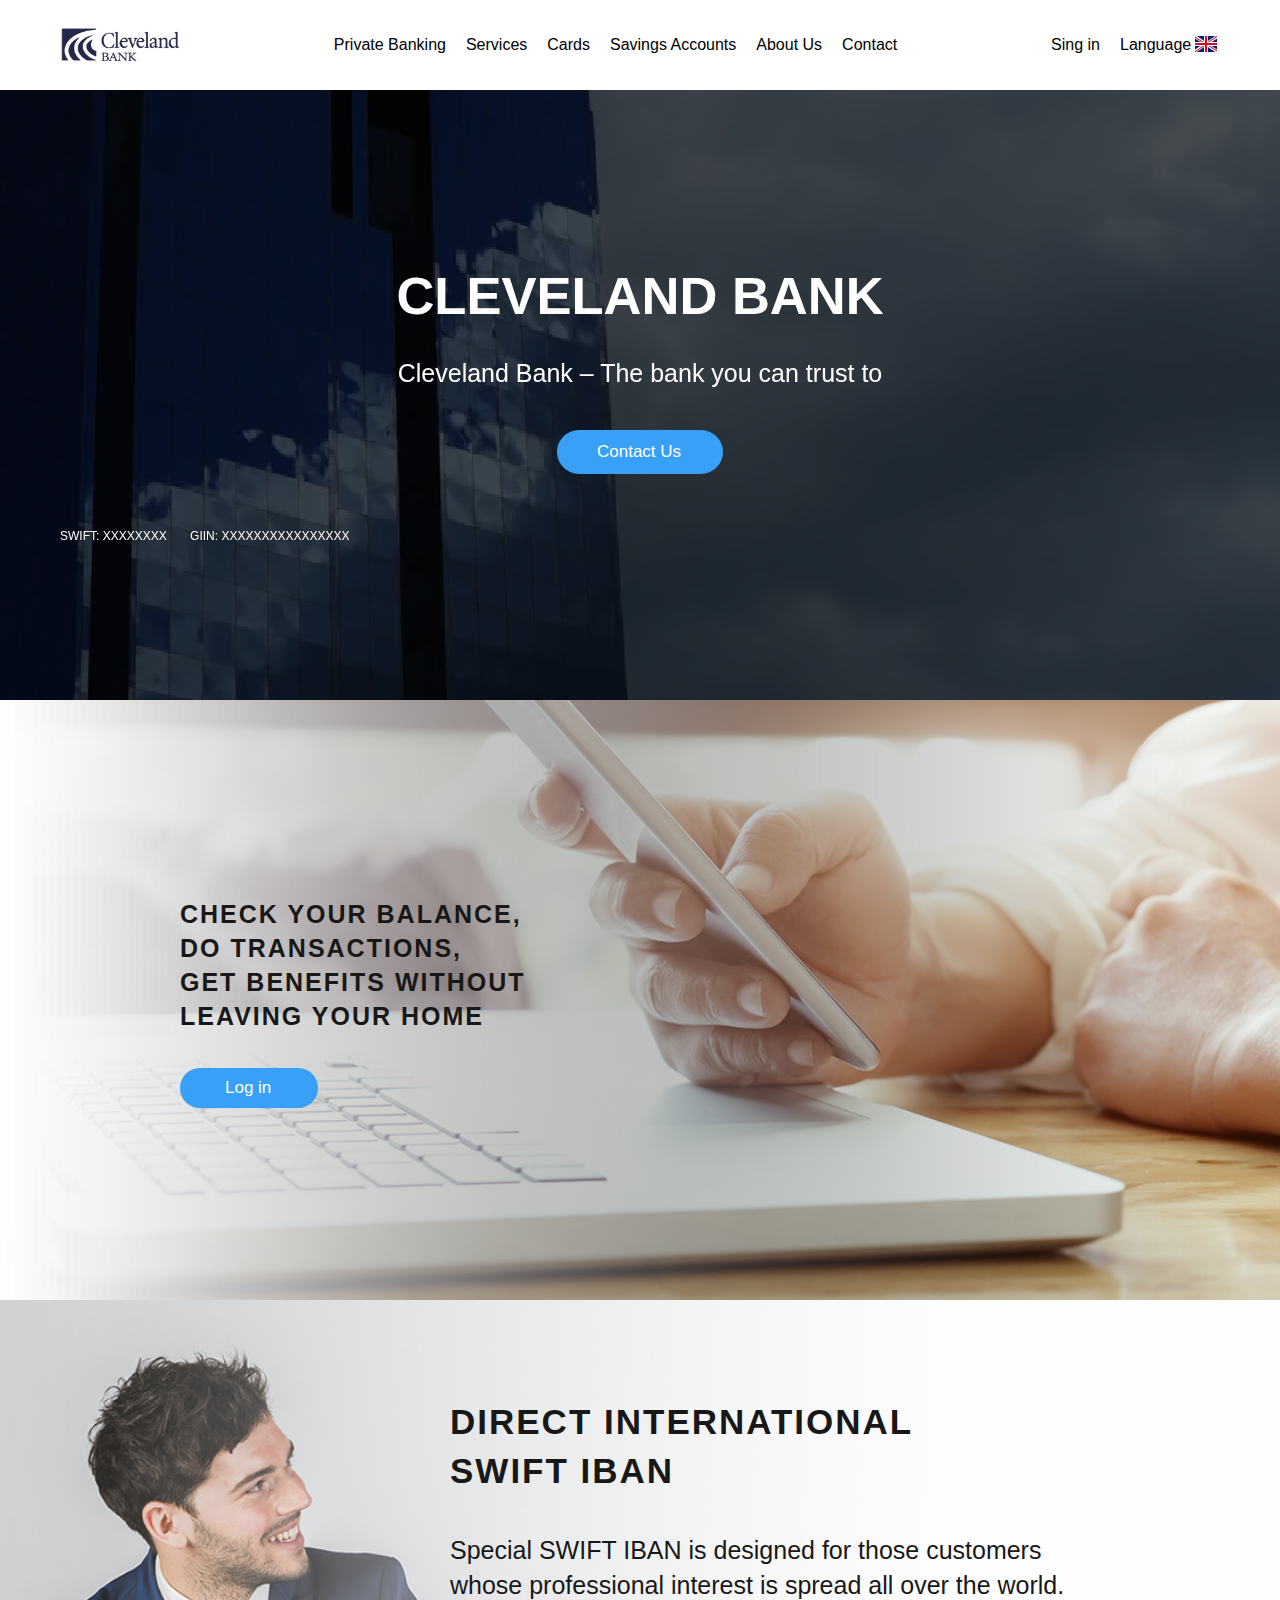
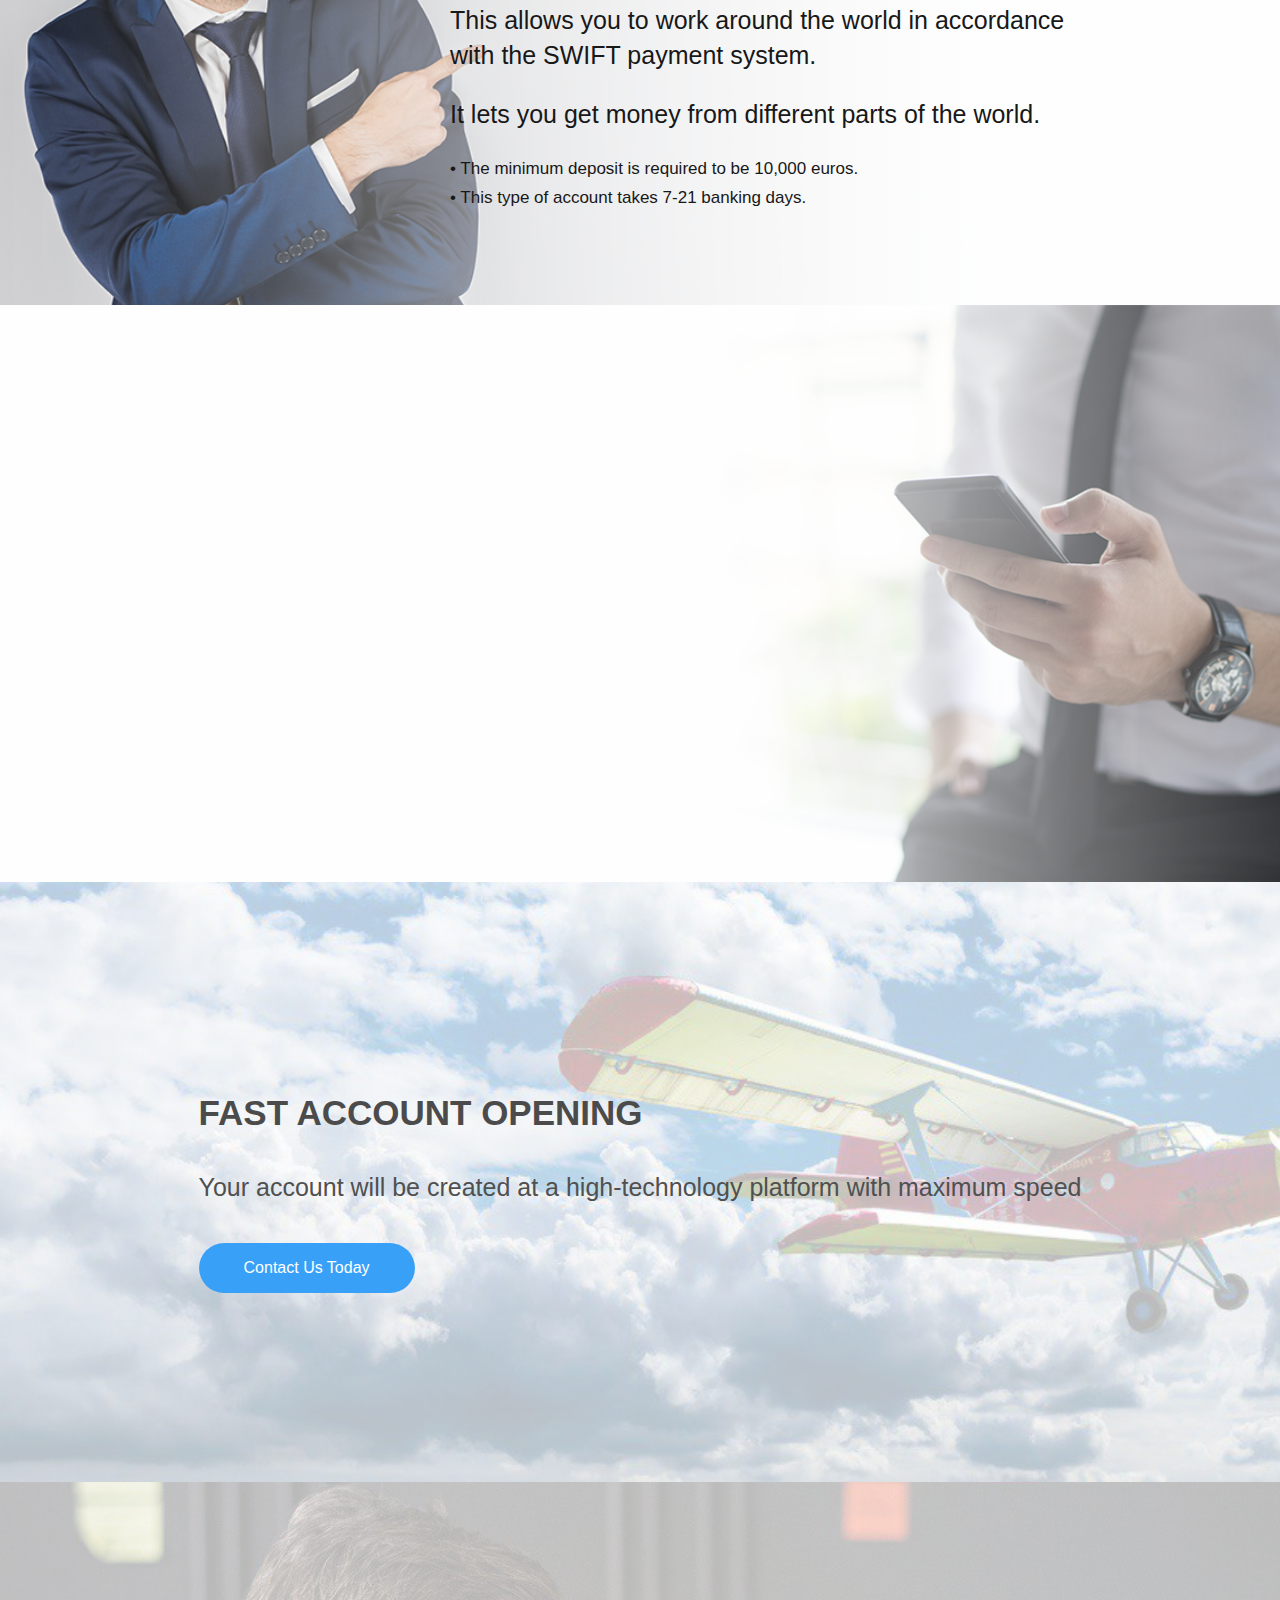
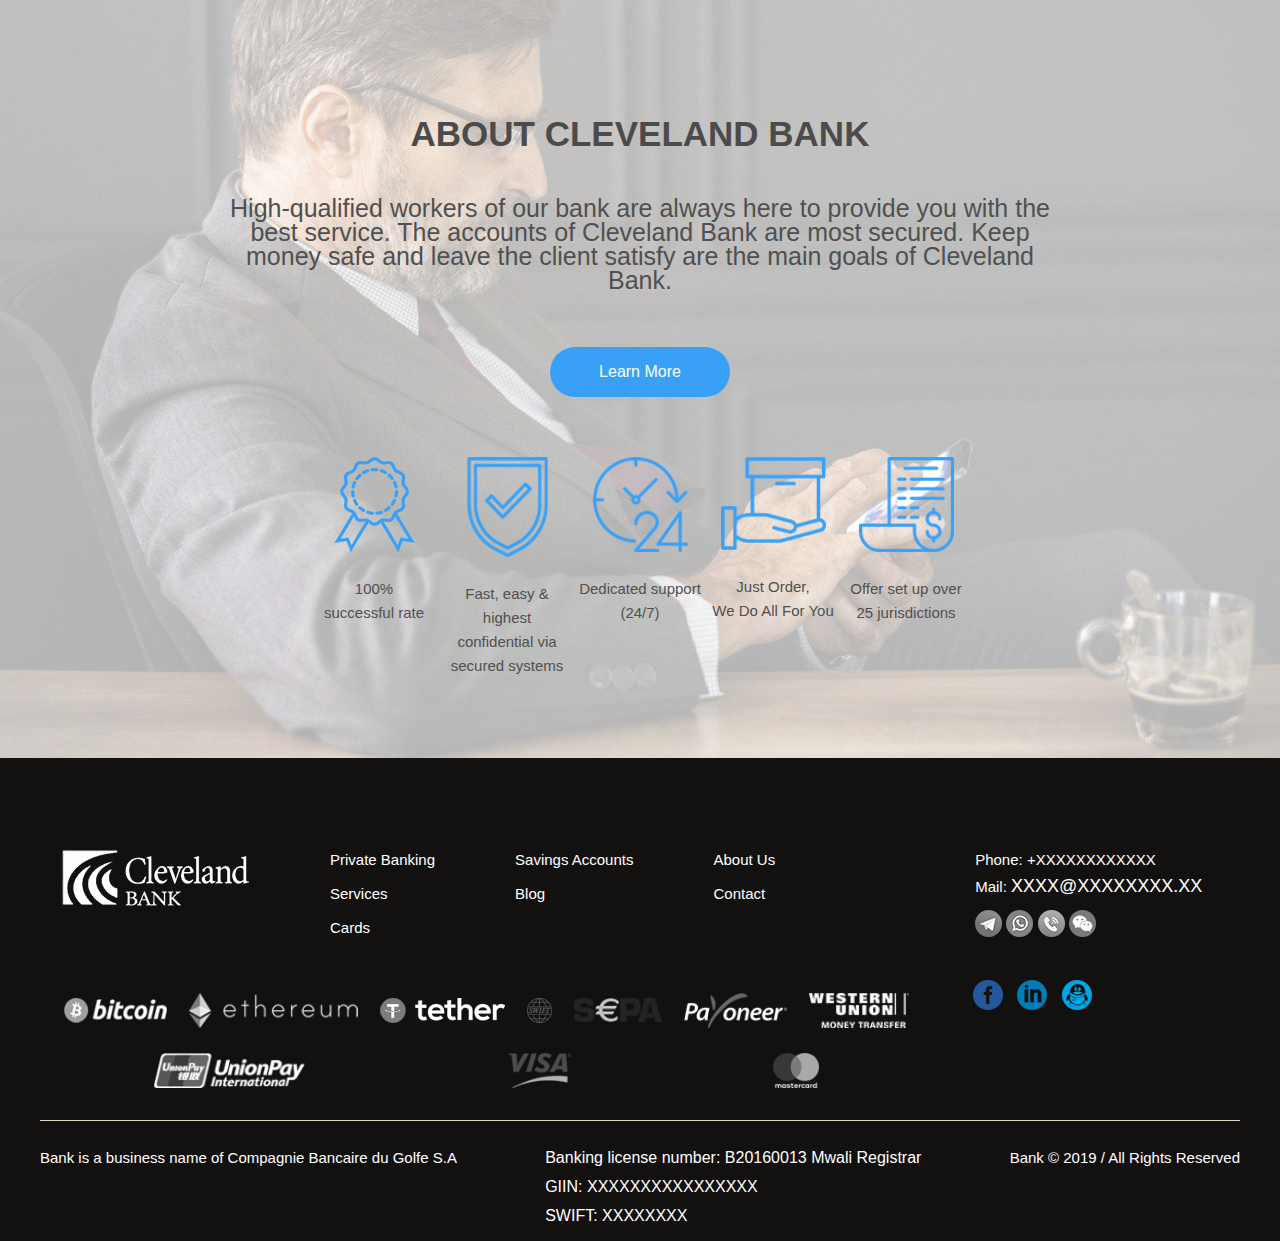
<file: index.html>
<!DOCTYPE html>
<html lang="en">

<head>
    <meta charset="UTF-8">
    <meta name="viewport" content="width=device-width, initial-scale=1.0">
    <meta http-equiv="X-UA-Compatible" content="ie=edge">
    <title>CG Bank</title>
    <link
        href="https://fonts.googleapis.com/css?family=Open+Sans:100,300,400,600,700,800|Roboto:100,300,400,500,700,900&display=swap"
        rel="stylesheet">
    <link href="https://fonts.googleapis.com/css?family=Raleway:300,400,400i,500,600,600i,700,900&display=swap"
        rel="stylesheet">
    <link rel="stylesheet" href="common/header.css">
    <link rel="stylesheet" href="common/footer.css">
    <link rel="stylesheet" href="mainPage/css/style.css">
    <link rel="stylesheet" href="mainPage/css/media.css">
</head>

<body>
    <button class="toTop hide"></button>
    <div class="hide-menu hide">
        <div class="hide-menu-close">
            <div class="hide-menu-close__item"></div>
        </div>
        <div class="hide-menu-block">
            <span class="hide-menu__header">LOGIN</span>
            <div class="hide-menu-block-login">
                <input class="hide-menu__input-style hide-menu__id" type="text" placeholder="Client ID:">
                <input class="hide-menu__input-style hide-menu__pass" type="text" placeholder="Password:">
            </div>
            <div class="hide-menu-btn-block">
                <input type="submit" class="hide-menu-btn-block__btn Registration__btn" value="Registration">
                <input type="submit" class="hide-menu-btn-block__btn" value="SUBMIT">
            </div>
        </div>
    </div>
    <div class="registration">
        <div class="hide-menu-close">
            <div class="hide-menu-close__item"></div>
        </div>
        <div class="registration-block">
            <h2 class="registration-block__header online-bank__header">Registration</h2>
            <div class="registration-block-input">
                <input type="text" class="registration-block__name registration-block_input-style"
                    placeholder="Enter Your name">
                <input type="text" class="registration-block__password registration-block_input-style"
                    placeholder="Enter Your password">
                <input type="text" class="registration-block__confirm-password registration-block_input-style"
                    placeholder="Confirm your password">
            </div>
            <div class="registration-block-submit">
                <input class="registration-block__submit" type="submit" value="Submit">
            </div>
        </div>
    </div>
    <main class="main">
        <header class="header">
            <video class="header-video" src="mainPage/video/Warsaw.mp4" autoplay="true" loop="true"></video>
            <nav class="nav">
                <div class="nav-block">
                    <a href="index.html" class="nav__logo"></a>
                    <ul class="nav-wrapp">
                        <li class="nav-wrapp__item"><a class="nav-wrapp__link" href="private.html">Private
                                Banking</a>
                        </li>
                        <li class="nav-wrapp__item"><a class="nav-wrapp__link" href="services.html">Services</a>
                        </li>
                        <li class="nav-wrapp__item"><a class="nav-wrapp__link" href="cards.html">Cards</a></li>
                        <li class="nav-wrapp__item"><a class="nav-wrapp__link" href="savingsAccounts.html">Savings
                                Accounts</a></li>
                        <li class="nav-wrapp__item"><a class="nav-wrapp__link" href="aboutUs.html">About Us</a></li>
                        <li class="nav-wrapp__item"><a class="nav-wrapp__link" href="contact.html">Contact</a></li>
                    </ul>
                    <div class="nav-btn">
                        <hr class="nav-btn__line">
                        <hr class="nav-btn__line">
                        <hr class="nav-btn__line">
                    </div>
                    <div class="nav-right-container">
                        <a href="#" class="nav__login">Sing in</a>
                        <div class="nav-language">
                            <span class="nav-language__text">Language</span>
                            <ul class="nav-language-wrap">
                                <li class="nav-language-wrap__item"><img class="nav-language-wrap__item-img"
                                        src="common/img/uk-flag.png" alt="" /></li>
                                <li class="nav-language-wrap__item"><img class="nav-language-wrap__item-img"
                                        src="common/img/cn-flag.png" alt="" /></li>
                                <li class="nav-language-wrap__item"><img class="nav-language-wrap__item-img"
                                        src="common/img/fr-flag.jpg" alt="" /></li>
                                <li class="nav-language-wrap__item"><img class="nav-language-wrap__item-img"
                                        src="common/img/es-flag.jpg" alt="" /></li>
                                <li class="nav-language-wrap__item"><img class="nav-language-wrap__item-img"
                                        src="common/img/ru-flag.png" alt="" /></li>
                            </ul>
                        </div>
                    </div>
                </div>
            </nav>
            <div class="header-caption">
                <h2 class="header-caption__text">CLEVELAND BANK</h2>
            </div>
            <div class="header-caption-last">
                <span class="header-caption-last__text">Cleveland Bank – The
                    bank you can trust to</span>
            </div>
            <div class="header-button">
                <a href="#" class="header-button-link">Contact Us</a>
            </div>
            <div class="header-container-img">
                <div class="header-requisites">
                    <span class="header-requisites_swift">SWIFT: XXXXXXXX</span>
                    <a class="header-requisites_giin" href="#">GIIN: XXXXXXXXXXXXXXXX</a>
                </div>
            </div>
        </header>
        <section class="online-bank">
            <div class="online-bank-block">
                <h2 class="section-header_style online-bank__header left-Header">check your balance,
                </h2>
                <h2 class="section-header_style online-bank__header left-Header">do transactions,
                </h2>
                <h2 class="section-header_style online-bank__header right-Header">get benefits without</h2>
                <h2 class="section-header_style online-bank__header right-Header">leaving your home</h2>
                <a class="online-bank__btn">Log in</a>
            </div>

        </section>
        <section class="swift-iban">
            <div class="swift-iban-block">
                <h2 class="section-header_style swift-iban__header">DIRECT
                    INTERNATIONAL </h2>
                <h2 class="section-header_style swift-iban__header">SWIFT IBAN</h2>
                <div class="swift-iban-container">
                    <span class="section-text_style swift-iban-container__text">Special SWIFT IBAN is designed for those
                        customers whose professional interest is spread all over the world. This allows you to work
                        around
                        the world in accordance with the SWIFT payment system.</span>
                    <span class="section-text_style swift-iban-container__text">It lets you get money from different
                        parts
                        of the world.</span>
                    <span class="section-text_style swift-iban-container__text">• The minimum deposit is required to be
                        10,000 euros.
                    </span>
                    <span class="section-text_style swift-iban-container__text">• This type of account takes 7-21
                        banking
                        days.
                    </span>
                </div>
            </div>
        </section>
        <section class="assistance">
            <span class="section-text_style assistance__text visElem1">
                <h2 class="section-header_style assistance__header">PERSONALIZED ASSISTANCE</h2>
                Our high-qualified specialist will always help
                you and
                provide with all necessary information. You will get his number. You can be given the assistance any
                time you need to.
            </span>
            <div class="assistance__img visElem"></div>
        </section>
        <section class="openAccount">
            <div>
                <h2 class="section-header_style openAccount__header">FAST ACCOUNT
                    OPENING</h2>
                <span class="section-text_style openAccount__text">Your account will be created at a high-technology
                    platform with maximum speed
                </span>
                <a class="openAccount__btn">Contact Us Today</a>
            </div>
        </section>
        <!-- <section class="benefits">
            <h4 class="section-header_style benefits__header">All CLIENTS OF CLEVELAND BANK GET
                NEXT BENEFITS:</h4>
            <ul class="benefits-wrapp">
                <li class="section-text_style benefits-wrap-item">
                    <span class="benefits-wrap-item__text">
                        There is no CRS: Common Reporting Standard (CRS) is an information standard for automatic
                        information exchange (AEOI) regarding global bank accounts between tax authorities. You should
                        be aware that the Autonomous Island of Moheli, the Union of Comoros, has not signed this
                        document, and therefore you must be sure that your personal information will be safe.</span>
                </li>
                <li class="section-text_style benefits-wrap-item">
                    <span class="benefits-wrap-item__text">
                        You get high privacy and security: our system is fully secured by a network for the transfer of
                        private and corporate information, ensuring that business operations are carried out without
                        delay.
                    </span>
                </li>
                <li class="section-text_style benefits-wrap-item">
                    <span class="benefits-wrap-item__text">
                        NO MLAT / AEOI: AEOI is an international standard developed by the OECD and G20, which allows
                        you to automatically exchange bank account data of citizens of participating countries with the
                        tax authorities of countries. With Cleveland you do not need to think about it.
                    </span>
                </li>
                <li class="section-text_style benefits-wrap-item">
                    <span class="benefits-wrap-item__text">NO ROGATORY: “Searching for assets using Rogatory letters”
                        reports that the national court may issue a letter form (a.k.a. “letter of inquiry” or “request
                        for legal assistance”) to try to force a foreign bank to disclose offshore records.
                    </span>
                </li>
            </ul>
            <a href="#" class="benefits__btn">Read Our Blog</a>
        </section> -->
        <section class="aboutUs">
            <h2 class="section-header_style aboutUs__header">ABOUT CLEVELAND
                BANK
            </h2>
            <span class="section-text_style aboutUs__text">High-qualified workers of our bank are always here to provide
                you with the best service. The accounts of Cleveland Bank are most secured. Keep money safe and leave
                the client satisfy are the main goals of Cleveland Bank.
            </span>

            <a href="#" class="aboutUs__btn">Learn More</a>
            <div class="company-formation-container">
                <div class="company-formation-container-block">
                    <img class="company-formation-container-block__img" src="mainPage/img/quality.png" alt="">
                    <span class="company-formation-container-block__text">100%</span>
                    <span class="company-formation-container-block__text">successful rate</span>
                </div>
                <div class="company-formation-container-block">
                    <img class="company-formation-container-block__img company-formation-container-block__img_size-L"
                        src="mainPage/img/protection.png" alt="">
                    <span class="company-formation-container-block__text">Fast, easy & highest </span>
                    <span class="company-formation-container-block__text">confidential via </span>
                    <span class="company-formation-container-block__text">secured systems</span>
                </div>
                <div class="company-formation-container-block">
                    <img class="company-formation-container-block__img company-formation-container-block__img_size-X"
                        src="mainPage/img/hours.png" alt="">
                    <span class="company-formation-container-block__text">Dedicated support </span>
                    <span class="company-formation-container-block__text">(24/7)</span>
                </div>
                <div class="company-formation-container-block">
                    <img class="company-formation-container-block__img company-formation-container-block__img_size-XL"
                        src="mainPage/img/gift.png" alt="">
                    <span class="company-formation-container-block__text">Just Order,</span>
                    <span class="company-formation-container-block__text"> We Do All For You</span>
                </div>
                <div class="company-formation-container-block">
                    <img class="company-formation-container-block__img company-formation-container-block__img_size-X"
                        src="mainPage/img/receipt.png" alt="">
                    <span class="company-formation-container-block__text">Offer set up over </span>
                    <span class="company-formation-container-block__text">25 jurisdictions</span>
                </div>
            </div>
        </section>
        <section class="offices">
            <h2 class="section-header_style offices__header">OUR OFFICES</h2>
            <div class="offices-container">
                <div class="offices-container-left">
                    <div class="offices-container-left-1st-block">
                        <h4 class="offices-container__header">Our Lithuanian
                            Office:</h4>
                        <span class="section-text_style">Laisvės pr. 60-1205, LT-05120, Vilnius, Lithuania</span>
                        <span class="section-text_style">(visits must be scheduled at least 2 days in
                            advance)</span>
                        <span class="section-text_style">(Mon-Fri, 10.30 am till 7.30 pm, EEST)</span>
                        <a href="tel:+447496550032"
                            class="section-text_style offices-container__phone">+447496550032</a>
                        <span class="section-text_style">English, Italian, Lithuanian</span>
                    </div>
                    <div class="offices-container-left-2st-block">
                        <h4 class="offices-container__header">Our UAE Office:
                        </h4>
                        <span class="section-text_style">Building 11, level 7, Bay Square, Business Bay, Dubai,
                            United Arab Emirates </span>
                        <span class="section-text_style">(Mon-Thu, Sun, 8:30 am till 5.30 pm, GST)</span>
                        <span class="section-text_style offices-container__text_main">APPOINTMENT ONLY </span>
                        <a href="tel:+97145561907" class="offices-container__phone">+97145561907</a>
                        <span class="section-text_style">English</span>
                        <div class="offices-container-img">
                            <a href="#" class="offices-container_margin-right"><img src="mainPage/img/i-telegram.png"
                                    alt="telegram"></a>
                            <a href="#"><img src="mainPage/img/i-whatsapp.png" alt="whatsapp"></a>
                        </div>
                    </div>
                </div>
                <div class="offices-container-right">
                    <div class="offices-container-right-1st-block">
                        <h4 class="offices-container__header">Our Lithuanian
                            Office:</h4>
                        <span class="section-text_style">Peterburi tee 53, 11415, Tallinn, Estonia</span>
                        <span class="section-text_style">(visits must be scheduled at least 2 days in
                            advance)</span>
                        <span class="section-text_style">(Mon-Fri, 10.00 am till 7.00 pm, EEST)</span>
                        <a href="tel:+37281937243" class="section-text_style offices-container__phone">+37281937243</a>
                        <span class="section-text_style">English, Russian, Spanish, French </span>
                        <div class="offices-container-img">
                            <a href="#" class="offices-container__telegram offices-container_margin-right"><img
                                    src="mainPage/img/i-telegram.png" alt="telegram"></a>
                            <a href="#" class="offices-container__viber offices-container_margin-right"><img
                                    src="mainPage/img/i-viber.png" alt="viber"></a>
                            <a href="#" class="offices-container__whatsapp"><img src="mainPage/img/i-whatsapp.png"
                                    alt="whatsapp"></a>
                        </div>
                    </div>
                    <div class="offices-container-right-2st-block">
                        <h4 class="offices-container__header">Registered Office:</h4>
                        <span class="section-text_style">Nioumachoua, Autonomous Island of Mohéli,</span>
                        <span class="section-text_style">Union of the Comoros</span>
                    </div>
                    <div class="offices-container-right-3st-block">
                        <h4 class="offices-container__mail_font">Email:</h4>
                        <a href="mailto:info@cgbanque.io" class="offices-container__mail">info@cgbanque.io</a>
                    </div>
                </div>
            </div>
        </section>
        <section class="bottom-outer">
            <div class="bottom-outer-top-block">
                <aside class="bottom-outer-logo">
                    <a href="index.html"><img src="common/img/logoWhiteHeaderW.png" alt=""></a>
                </aside>
                <aside class="bottom-outer-nav">
                    <ul class="bottom-outer-nav-wrap">
                        <li class="bottom-outer-nav-wrap__item"><a href="#">Private Banking</a></li>
                        <li class="bottom-outer-nav-wrap__item"><a href="#">Services</a></li>
                        <li class="bottom-outer-nav-wrap__item"><a href="#">Cards</a></li>
                    </ul>
                </aside>
                <aside class="bottom-outer-nav">
                    <ul class="bottom-outer-nav-wrap">
                        <li class="bottom-outer-nav-wrap__item"><a href="#">Savings Accounts</a></li>
                        <li class="bottom-outer-nav-wrap__item"><a href="#">Blog</a></li>
                    </ul>
                </aside>
                <aside class="bottom-outer-nav">
                    <ul class="bottom-outer-nav-wrap bottom-outer-nav-wrap_margin-right">
                        <li class="bottom-outer-nav-wrap__item"><a href="#">About Us</a></li>
                        <li class="bottom-outer-nav-wrap__item"><a href="#">Contact</a></li>
                    </ul>
                </aside>
                <aside class="bottom-outer-nav">
                    <div class="bottom-outer-nav-block">
                        <span class="bottom-outer-nav-block__text">Phone:</span>
                        <a href="tel:+447496550032" class="bottom-outer-nav-block__text">+XXXXXXXXXXXX</a>
                    </div>
                    <div class="bottom-outer-nav-block bottom-outer-nav-block_margin-bottom">
                        <span class="bottom-outer-nav-block__text">Mail:</span>
                        <a href="mailto:info@cgbanque.io" class="bottom-outer-nav-block__text_font">XXXX@XXXXXXXX.XX</a>
                    </div>
                    <div class="bottom-outer-nav-block">
                        <a href="#" class="bottom-outer-nav-block__link"><img src="common/img/i-telegram (1).png"
                                alt="telegram"></a>
                        <a href="#" class="bottom-outer-nav-block__link"><img src="common/img/i-whatsapp (1).png"
                                alt="whatsapp"></a>
                        <a href="#" class="bottom-outer-nav-block__link"><img src="common/img/i-viber (1).png"
                                alt="viber"></a>
                        <a href="#" class="bottom-outer-nav-block__link"><img src="common/img/i-wechat.png"
                                alt="msng"></a>
                    </div>
                </aside>
            </div>
            <div class="bottom-outer-bottom-block">
                <aside class="bottom-outer-pay">
                    <div class="bottom-outer-pay-img">
                        <img src="common/img/headerBitcoin.png" alt="" class="bottom-outer-pay-img__item">
                        <img src="common/img/headerEhereum.png" alt=""
                            class="bottom-outer-pay-img__item bottom-outer-pay-img__item_height">
                        <img src="common/img/headerTether.png" alt="" class="bottom-outer-pay-img__item">
                        <img src="common/img/swift.png" alt="" class="bottom-outer-pay-img__item">
                        <img src="common/img/sepa.png" alt="" class="bottom-outer-pay-img__item">
                        <img src="common/img/payoneer.png" alt=""
                            class="bottom-outer-pay-img__item bottom-outer-pay-img__item_height">
                        <img src="common/img/western-union.png" alt=""
                            class="bottom-outer-pay-img__item bottom-outer-pay-img__item_height">
                        <img src="common/img/unionpay.png" alt=""
                            class="bottom-outer-pay-img__item bottom-outer-pay-img__item_height">
                        <img src="common/img/visa.png" alt=""
                            class="bottom-outer-pay-img__item bottom-outer-pay-img__item_height">
                        <img src="common/img/mastercard.png" alt=""
                            class="bottom-outer-pay-img__item bottom-outer-pay-img__item_height">
                    </div>
                    <div class="bottom-outer-pay-soc">
                        <a href="#" class="bottom-outer-pay-soc__item">
                            <img src="common/img/facebook.png" alt="">
                        </a>
                        <a href="#" class="bottom-outer-pay-soc__item">
                            <img src="common/img/linkedin.png" alt="">
                        </a>
                        <a href="#" class="bottom-outer-pay-soc__item">
                            <img src="common/img/qq.png" alt="">
                        </a>
                    </div>
                </aside>
            </div>
        </section>
        <footer class="footer">
            <div class="footer-wrap">
                <span class="footer-wrap__text">Bank is a business name of Compagnie Bancaire du Golfe S.A</span>
                <div class="footer-wrap-block">
                    <a href="#" class="footer-wrap__link">Banking license number: B20160013 Mwali Registrar</a>
                    <a href="#" class="footer-wrap__link">GIIN: XXXXXXXXXXXXXXXX</a>
                    <a href="#" class="footer-wrap__link">SWIFT: XXXXXXXX</a>
                </div>
                <span class="footer-wrap__text">Bank © 2019 / All Rights Reserved</span>
            </div>
        </footer>
    </main>
    <script src="libs/jquery-3.4.1.min.js"></script>
    <script src="common/common.js"></script>
    <script src="mainPage/js/script.js"></script>
</body>

</html>
</file>
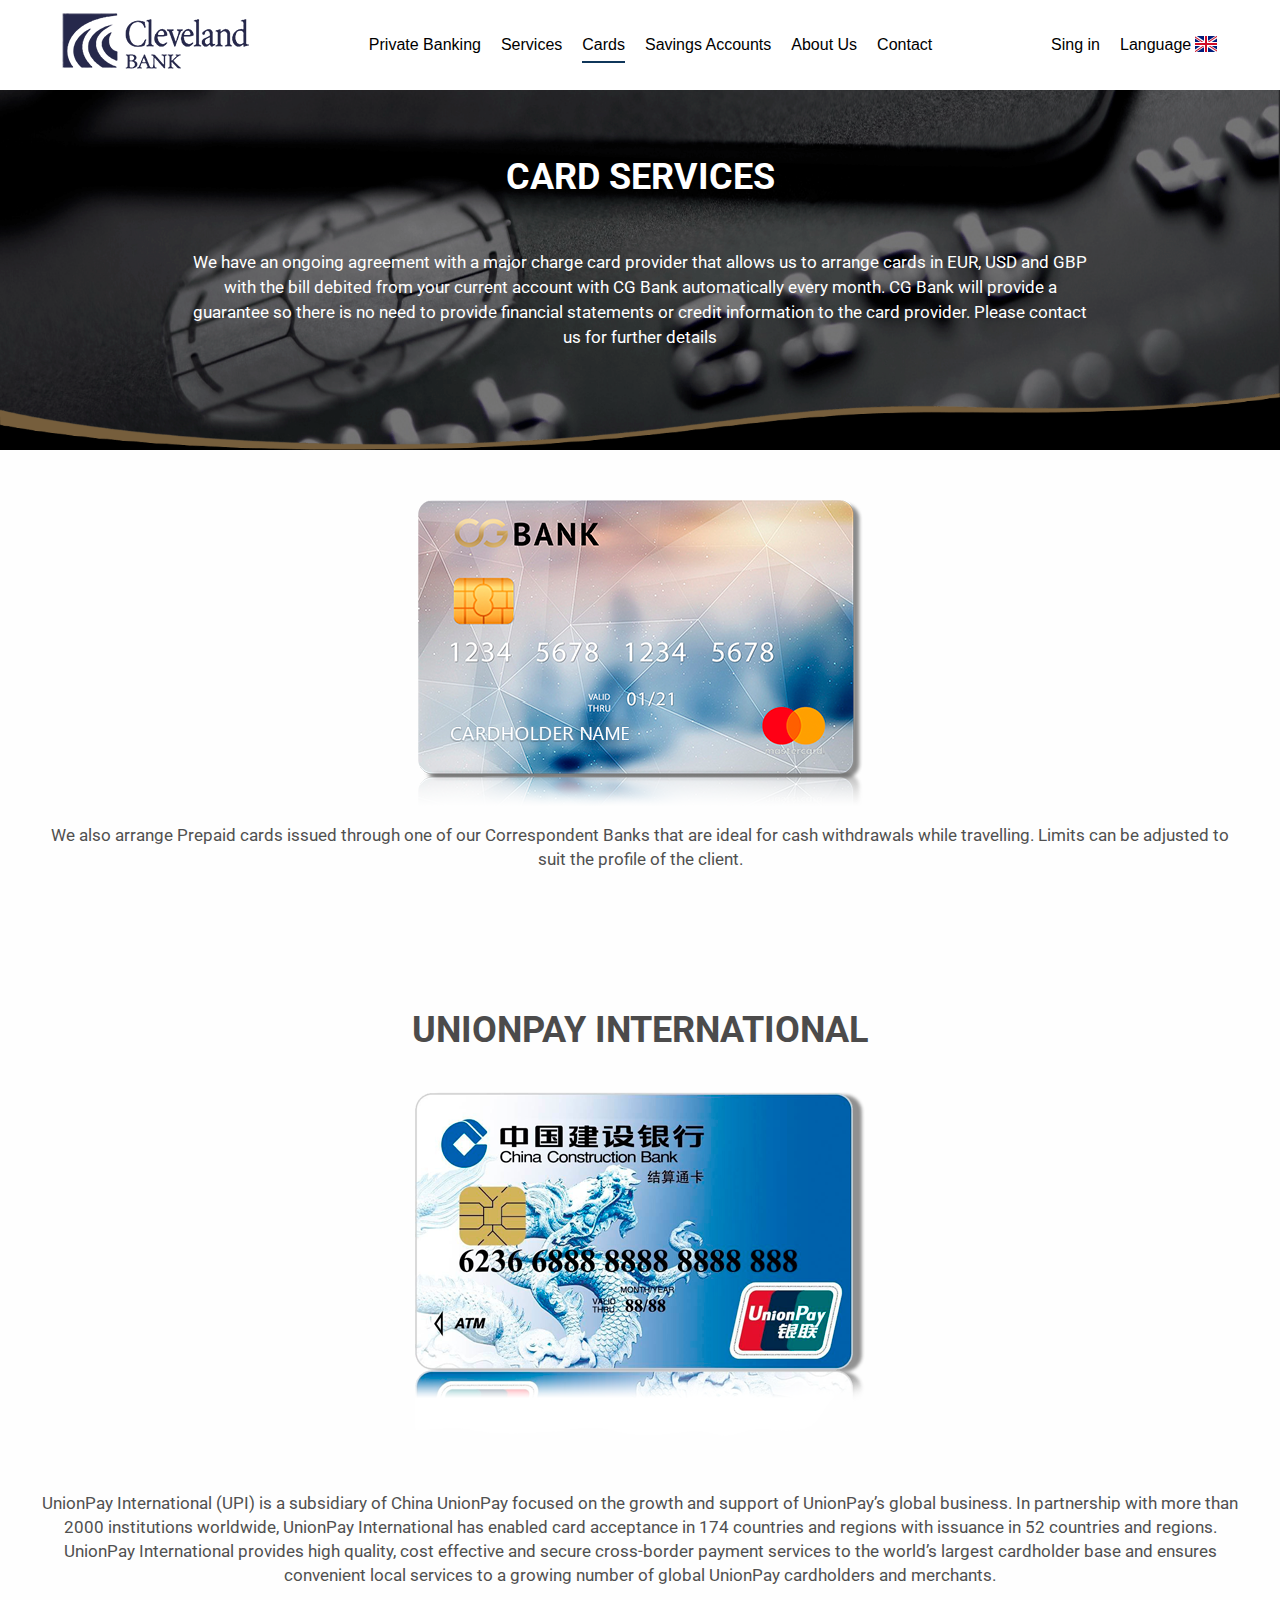
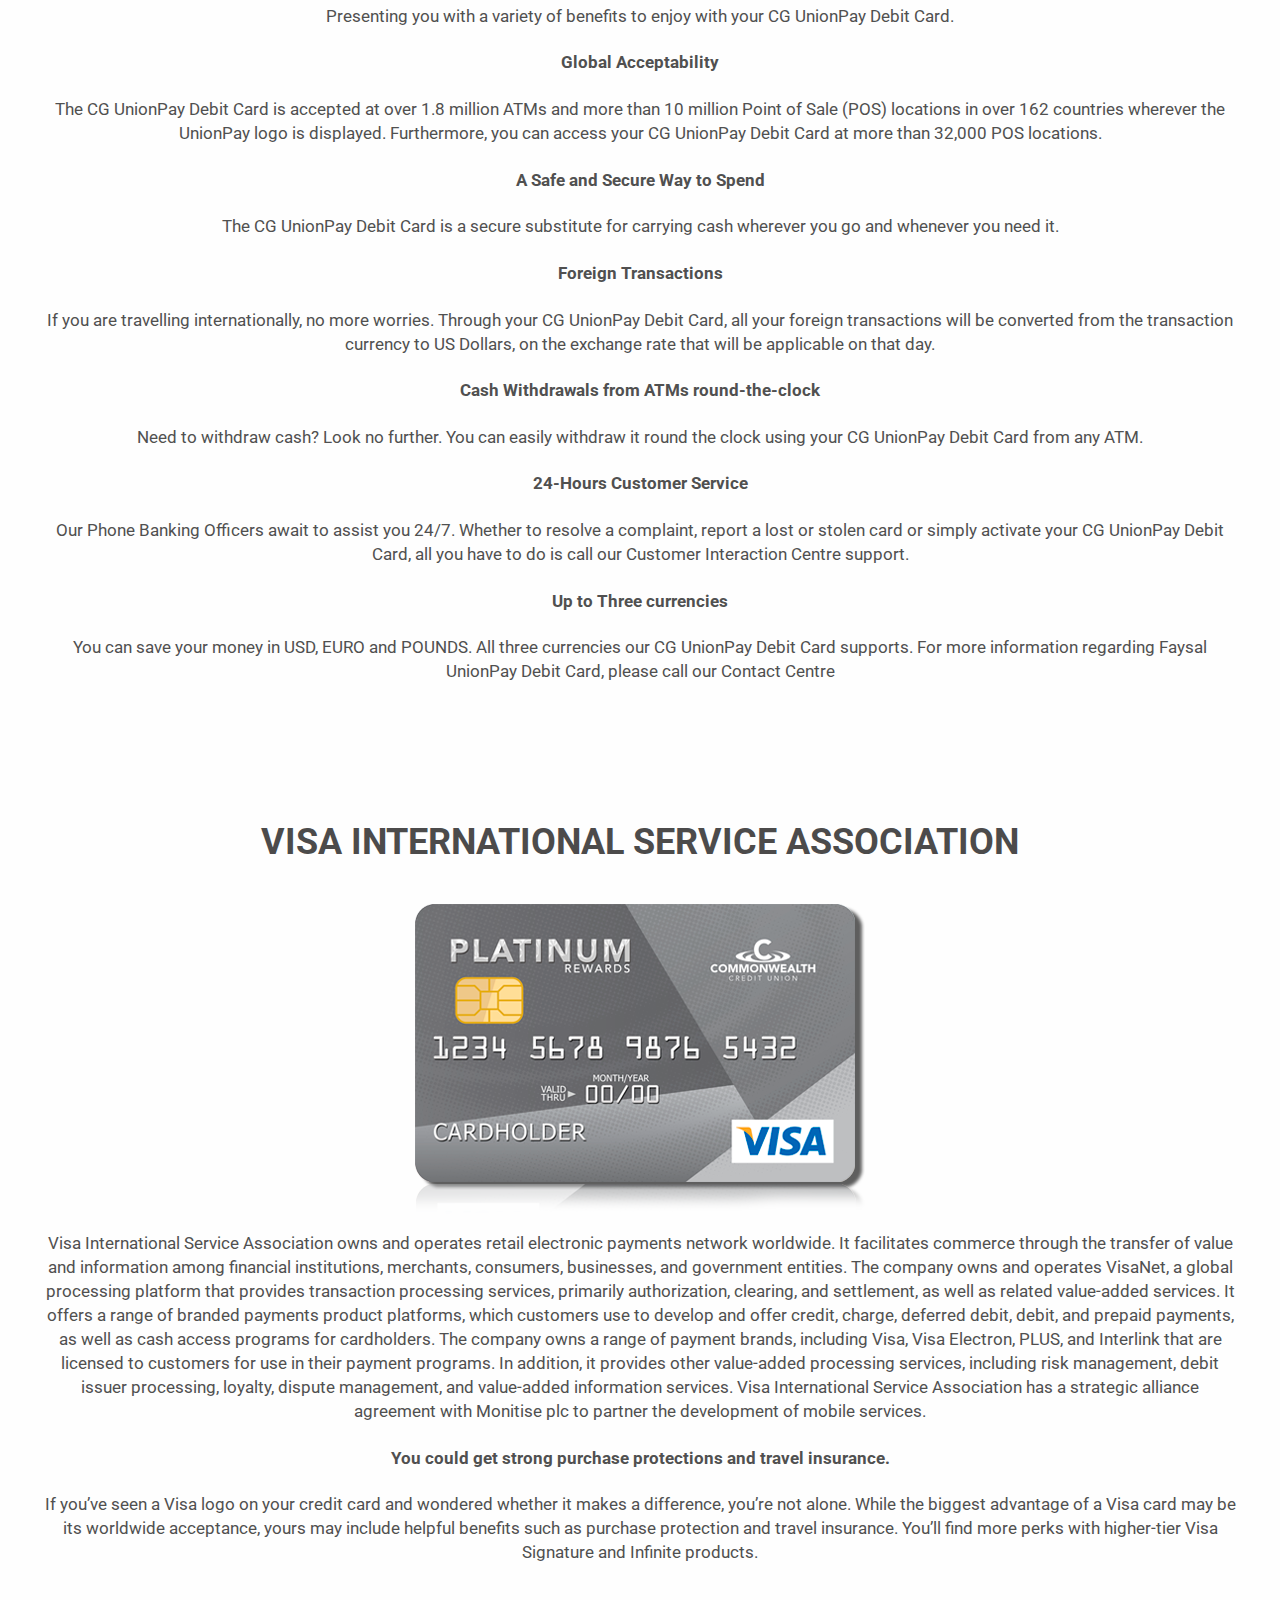
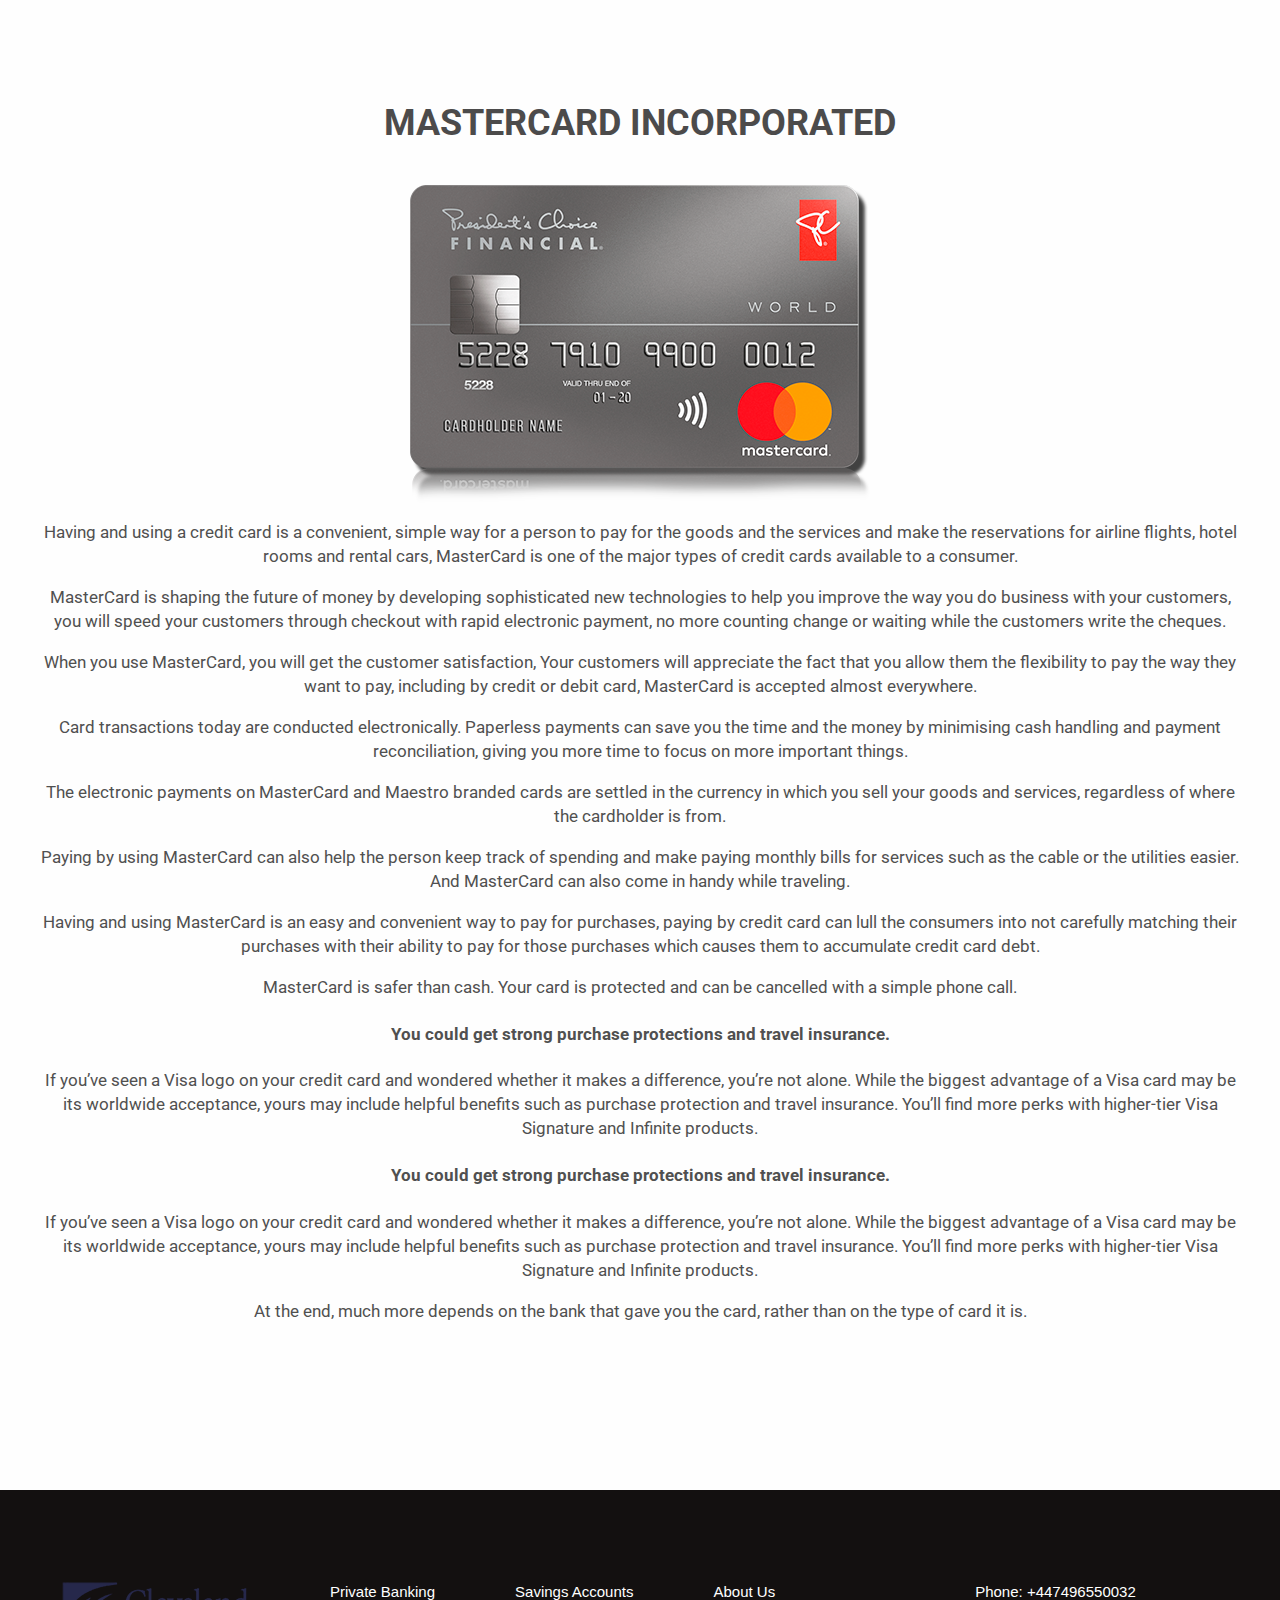
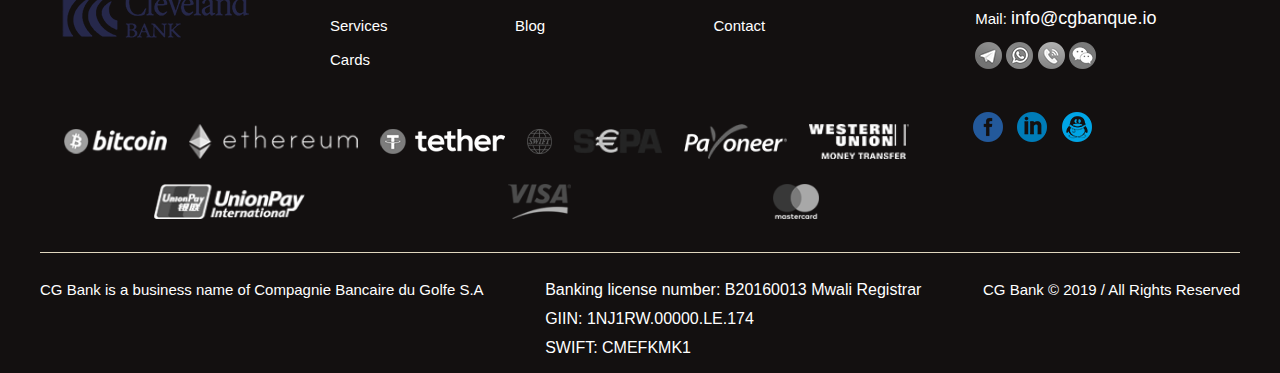
<file: cards.html>
<!DOCTYPE html>
<html lang="en">

<head>
    <meta charset="UTF-8">
    <meta name="viewport" content="width=device-width, initial-scale=1.0">
    <meta http-equiv="X-UA-Compatible" content="ie=edge">
    <title>Cards - CG Bank</title>
    <link
        href="https://fonts.googleapis.com/css?family=Open+Sans:100,300,400,600,700,800|Roboto:100,300,400,500,700,900&display=swap"
        rel="stylesheet">
    <link rel="stylesheet" href="common/header.css">
    <link rel="stylesheet" href="common/footer.css">
		<link rel="stylesheet" href="cards/css/style.css">
		<link rel="stylesheet" href="common/header-media.css">
		<link rel="stylesheet" href="common/footer-media.css">
    <link rel="stylesheet" href="cards/css/media.css">
</head>

<body>
    <main class="main">
        <button class="toTop hide"></button>
        <header class="header">
            <nav class="nav">
                <div class="nav-block">
                    <a href="index.html">
												<img src="common/img/logoWhiteHeader.png" alt="">
										</a>
                    <ul class="nav-wrapp">
                        <li class="nav-wrapp__item"><a class="nav-wrapp__link" href="private.html">Private
                                Banking</a></li>
                        <li class="nav-wrapp__item"><a class="nav-wrapp__link"
                                href="services.html">Services</a></li>
                        <li class="nav-wrapp__item nav-wrap__item_active">
													<a class="nav-wrapp__link" href="cards.html">Cards</a>
												</li>
                        <li class="nav-wrapp__item"><a class="nav-wrapp__link" href="savingsAccounts.html">Savings
                                Accounts</a></li>
                        <li class="nav-wrapp__item"><a class="nav-wrapp__link" href="aboutUs.html">About Us</a></li>
                        <li class="nav-wrapp__item"><a class="nav-wrapp__link" href="contact.html">Contact</a></li>
                    </ul>
                    <div class="nav-btn">
                        <hr class="nav-btn__line">
                        <hr class="nav-btn__line">
                        <hr class="nav-btn__line">
                    </div>
                    <div class="nav-right-container">
                        <a href="#" class="nav__login">Sing in</a>
                        <div class="nav-language">
                            <span class="nav-language__text">Language</span>
                            <ul class="nav-language-wrap">
                                <li class="nav-language-wrap__item"><img class="nav-language-wrap__item-img"
                                        src="common/img/uk-flag.png" alt="" /></li>
                                <li class="nav-language-wrap__item"><img class="nav-language-wrap__item-img"
                                        src="common/img/cn-flag.png" alt="" /></li>
                                <li class="nav-language-wrap__item"><img class="nav-language-wrap__item-img"
                                        src="common/img/fr-flag.jpg" alt="" /></li>
                                <li class="nav-language-wrap__item"><img class="nav-language-wrap__item-img"
                                        src="common/img/es-flag.jpg" alt="" /></li>
                                <li class="nav-language-wrap__item"><img class="nav-language-wrap__item-img"
                                        src="common/img/ru-flag.png" alt="" /></li>
                            </ul>
                        </div>
                    </div>
                </div>
            </nav>
            <div class="header-caption">
                <h2 class="header-caption_style">CARD SERVICES</h2>
            </div>
            <div class="header-text">
                <span class="header-text_style">
									We have an ongoing agreement with a major charge card provider that allows 
									us to arrange cards in EUR, USD and GBP with the bill debited from your current account 
									with CG Bank automatically every month. CG Bank will provide a guarantee so there is no need 
									to provide financial statements or credit information to the card provider. 
									Please contact us for further details
                </span>
            </div>
				</header>
				<section class="cardInfo">
					<div class="cardInfo__imageBlock imageBlock">
						<img src="cards\img\creditCard.png" alt="The Sample card">
					</div>
					<div class="cardInfo__textBlock textBlock">
						<p class="article-text">
							We also arrange Prepaid cards issued through one of our Correspondent Banks 
							that are ideal for cash withdrawals while travelling. Limits can be adjusted to suit the profile 
							of the client.
						</p>
					</div>
				</section>
				<section class="unionpay">
					<h2 class="unionpay__header section-heder">UNIONPAY INTERNATIONAL</h2>
					<div class="unionpay__imageBlock imageBlock">
						<img src="cards\img\creditCardTwo.png" alt="The Sample unionpay">
					</div>
					<div class="unionpay__articleBlock textBlock">
						<article class="unionpay__description article-text">
							<p>
								UnionPay International (UPI) is a subsidiary of China UnionPay focused on the growth and support 
								of UnionPay’s global business. In partnership with more than 2000 institutions worldwide, 
								UnionPay International has enabled card acceptance in 174 countries and regions 
								with issuance in 52 countries and regions. UnionPay International provides high quality, 
								cost effective and secure cross-border payment services to the world’s largest cardholder base 
								and ensures convenient local services to a growing number of global UnionPay cardholders and merchants.
							</p>
							<span>
								Presenting you with a variety of benefits to enjoy with your CG UnionPay Debit Card.
							</span>
						</article>
						<article class="unionpay__article">
							<h4 class="unionpay__article-header article-header">Global Acceptability</h4>
							<p class="unionpay__article-text article-text">
								The CG UnionPay Debit Card is accepted at over 1.8 million ATMs and more than 10 million Point 
								of Sale (POS) locations in over 162 countries wherever the UnionPay logo is displayed. 
								Furthermore, you can access your CG UnionPay Debit Card at more than 32,000 POS locations.
							</p>
						</article>
						<article class="unionpay__article">
							<h4 class="unionpay__article-header article-header">A Safe and Secure Way to Spend</h4>
							<p class="unionpay__article-text article-text">
								The CG UnionPay Debit Card is a secure substitute for carrying cash wherever you go 
								and whenever you need it.
							</p>
						</article>
						<article class="unionpay__article">
							<h4 class="unionpay__article-header article-header">Foreign Transactions</h4>
							<p class="unionpay__article-text article-text">
								If you are travelling internationally, no more worries. Through your CG UnionPay Debit Card, 
								all your foreign transactions will be converted from the transaction currency to US Dollars, 
								on the exchange rate that will be applicable on that day.
							</p>
						</article>
						<article class="unionpay__article">
							<h4 class="unionpay__article-header article-header">Cash Withdrawals from ATMs round-the-clock</h4>
							<p class="unionpay__article-text article-text">
								Need to withdraw cash? Look no further. 
								You can easily withdraw it round the clock using your CG UnionPay Debit Card from any ATM.
							</p>
						</article>
						<article class="unionpay__article">
							<h4 class="unionpay__article-header article-header">24-Hours Customer Service</h4>
							<p class="unionpay__article-text article-text">
								Our Phone Banking Officers await to assist you 24/7. Whether to resolve a complaint, 
								report a lost or stolen card or simply activate your CG UnionPay Debit Card, 
								all you have to do is call our Customer Interaction Centre support.
							</p>
						</article>
						<article class="unionpay__article">
							<h4 class="unionpay__article-header article-header">Up to Three currencies</h4>
							<p class="unionpay__article-text article-text">
								You can save your money in USD, EURO and POUNDS. All three currencies our CG UnionPay Debit Card 
								supports. For more information regarding Faysal UnionPay Debit Card, please call our Contact Centre
							</p>
						</article>
					</div>
				</section>
				<section class="visa">
					<h2 class="visa__header section-heder">VISA INTERNATIONAL SERVICE ASSOCIATION</h2>
					<div class="visa__imageBlock imageBlock">
						<img src="cards\img\creditCardThree.png" alt="The Sample VISA">
					</div>
					<div class="visa__textBlock textBlock">
						<article class="visa__description article-text">
							<p>
								Visa International Service Association owns and operates retail electronic payments network worldwide. 
								It facilitates commerce through the transfer of value and information among financial institutions, 
								merchants, consumers, businesses, and government entities. The company owns and operates VisaNet, 
								a global processing platform that provides transaction processing services, primarily authorization, 
								clearing, and settlement, as well as related value-added services. It offers a range of 
								branded payments product platforms, which customers use to develop and offer credit, charge, 
								deferred debit, debit, and prepaid payments, as well as cash access programs for cardholders. 
								The company owns a range of payment brands, including Visa, Visa Electron, PLUS, 
								and Interlink that are licensed to customers for use in their payment programs. 
								In addition, it provides other value-added processing services, including risk management, 
								debit issuer processing, loyalty, dispute management, and value-added information services. 
								Visa International Service Association has a strategic alliance agreement with Monitise plc 
								to partner the development of mobile services.
							</p>
						</article>
						<article class="visa__article">
							<h4 class="visa__article-header article-header">
								You could get strong purchase protections and travel insurance.
							</h4>
							<p class="visa__article-text article-text">
								If you’ve seen a Visa logo on your credit card and wondered whether it makes a difference, 
								you’re not alone.	While the biggest advantage of a Visa card may be its worldwide acceptance, 
								yours may include helpful benefits such as purchase protection and travel insurance. 
								You’ll find more perks with higher-tier Visa Signature and Infinite products.
							</p>
						</article>
					</div>
				</section>
				<section class="mastercard">
					<h2 class="mastercard__header section-heder">MASTERCARD INCORPORATED</h2>
					<div class="mastercard__imageBlock imageBlock">
						<img src="cards\img\creditCardFour.png" alt="The Sample mastercard">
					</div>
					<div class="mastercard__textBlock textBlock">
						<article class="mastercard__description article-text">
							<p>
								Having and using a credit card is a convenient, simple way for a person to pay for the goods 
								and the services and make the reservations for airline flights, hotel rooms and rental cars, 
								MasterCard is one of the major types of credit cards available to a consumer.
							</p>
							<p>
								MasterCard is shaping the future of money by developing sophisticated new technologies 
								to help you improve the way you do business with your customers, you will speed your customers 
								through checkout with rapid electronic payment, no more counting change or waiting while 
								the customers write the cheques.
							</p>
							<p>
								When you use MasterCard, you will get the customer satisfaction, Your customers will appreciate 
								the fact that you allow them the flexibility to pay the way they want to pay, including by credit 
								or debit card, MasterCard is accepted almost everywhere.
							</p>
							<p>
								Card transactions today are conducted electronically. Paperless payments can save you the time 
								and the money by minimising cash handling and payment reconciliation, giving you more time 
								to focus on more important things.
							</p>
							<p>
								The electronic payments on MasterCard and Maestro branded cards are settled in the currency 
								in which you sell your goods and services, regardless of where the cardholder is from.
							</p>
							<p>
								Paying by using MasterCard can also help the person keep track of spending and make paying monthly 
								bills for services such as the cable or the utilities easier. And MasterCard can also come 
								in handy while traveling.
							</p>
							<p>
								Having and using MasterCard is an easy and convenient way to pay for purchases, 
								paying by credit card can lull the consumers into not carefully matching their purchases 
								with their ability to pay for those purchases which causes them to accumulate credit card debt.
							</p>
							<p>
								MasterCard is safer than cash. Your card is protected and can be cancelled 
								with a simple phone call.
							</p>
						</article>
						<article class="mastercard__article">
							<h4 class="mastercard__article-header article-header">
								You could get strong purchase protections and travel insurance.
							</h4>
							<p class="mastercard__article-text article-text">
								If you’ve seen a Visa logo on your credit card and wondered whether it makes a difference, 
								you’re not alone.	While the biggest advantage of a Visa card may be its worldwide acceptance, 
								yours may include helpful benefits such as purchase protection and travel insurance. 
								You’ll find more perks with higher-tier Visa Signature and Infinite products.
							</p>
						</article>
						<article class="mastercard__article">
							<h4 class="mastercard__article-header article-header">
								You could get strong purchase protections and travel insurance.
							</h4>
							<p class="mastercard__article-text article-text">
								If you’ve seen a Visa logo on your credit card and wondered whether it makes a difference, 
								you’re not alone.	While the biggest advantage of a Visa card may be its worldwide acceptance, 
								yours may include helpful benefits such as purchase protection and travel insurance. 
								You’ll find more perks with higher-tier Visa Signature and Infinite products.
							</p>
							<p class="mastercard__article-text article-text">
								At the end, much more depends on the bank that gave you the card, 
								rather than on the type of card it is.
							</p>
						</article>
					</div>
				</section>


        <section class="bottom-outer">
            <div class="bottom-outer-top-block">
                <aside class="bottom-outer-logo">
										<a href="index.html"><img src="common/img/logoWhiteHeader.png" alt=""></a>
                </aside>
                <aside class="bottom-outer-nav">
                    <ul class="bottom-outer-nav-wrap">
                        <li class="bottom-outer-nav-wrap__item"><a href="private.html">Private Banking</a></li>
                        <li class="bottom-outer-nav-wrap__item"><a href="services.html">Services</a></li>
                        <li class="bottom-outer-nav-wrap__item"><a href="cards.html">Cards</a></li>
                    </ul>
                </aside>
                <aside class="bottom-outer-nav">
                    <ul class="bottom-outer-nav-wrap">
                        <li class="bottom-outer-nav-wrap__item"><a href="savingsAccounts.html">Savings Accounts</a></li>
                        <li class="bottom-outer-nav-wrap__item"><a href="blog.html">Blog</a></li>
                    </ul>
                </aside>
                <aside class="bottom-outer-nav">
                    <ul class="bottom-outer-nav-wrap bottom-outer-nav-wrap_margin-right">
                        <li class="bottom-outer-nav-wrap__item"><a href="aboutUs.html">About Us</a></li>
                        <li class="bottom-outer-nav-wrap__item"><a href="contact.html">Contact</a></li>
                    </ul>
                </aside>
                <aside class="bottom-outer-nav">
                    <div class="bottom-outer-nav-block">
                        <span class="bottom-outer-nav-block__text">Phone:</span>
                        <a href="tel:+447496550032" class="bottom-outer-nav-block__text">+447496550032</a>
                    </div>
                    <div class="bottom-outer-nav-block bottom-outer-nav-block_margin-bottom">
                        <span class="bottom-outer-nav-block__text">Mail:</span>
                        <a href="mailto:info@cgbanque.io" class="bottom-outer-nav-block__text_font">info@cgbanque.io</a>
                    </div>
                    <div class="bottom-outer-nav-block">
                        <a href="#" class="bottom-outer-nav-block__link"><img src="common/img/i-telegram (1).png"
                                alt="telegram"></a>
                        <a href="#" class="bottom-outer-nav-block__link"><img src="common/img/i-whatsapp (1).png"
                                alt="whatsapp"></a>
                        <a href="#" class="bottom-outer-nav-block__link"><img src="common/img/i-viber (1).png"
                                alt="viber"></a>
                        <a href="#" class="bottom-outer-nav-block__link"><img src="common/img/i-wechat.png"
                                alt="msng"></a>
                    </div>
                </aside>
            </div>
            <div class="bottom-outer-bottom-block">
                <aside class="bottom-outer-pay">
                    <div class="bottom-outer-pay-img">
                        <img src="common/img/headerBitcoin.png" alt="" class="bottom-outer-pay-img__item">
                        <img src="common/img/headerEhereum.png" alt=""
                            class="bottom-outer-pay-img__item bottom-outer-pay-img__item_height">
                        <img src="common/img/headerTether.png" alt="" class="bottom-outer-pay-img__item">
                        <img src="common/img/swift.png" alt="" class="bottom-outer-pay-img__item">
                        <img src="common/img/sepa.png" alt="" class="bottom-outer-pay-img__item">
                        <img src="common/img/payoneer.png" alt=""
                            class="bottom-outer-pay-img__item bottom-outer-pay-img__item_height">
                        <img src="common/img/western-union.png" alt=""
                            class="bottom-outer-pay-img__item bottom-outer-pay-img__item_height">
                        <img src="common/img/unionpay.png" alt=""
                            class="bottom-outer-pay-img__item bottom-outer-pay-img__item_height">
                        <img src="common/img/visa.png" alt=""
                            class="bottom-outer-pay-img__item bottom-outer-pay-img__item_height">
                        <img src="common/img/mastercard.png" alt=""
                            class="bottom-outer-pay-img__item bottom-outer-pay-img__item_height">
                    </div>
                    <div class="bottom-outer-pay-soc">
                        <a href="#" class="bottom-outer-pay-soc__item">
                            <img src="common/img/facebook.png" alt="">
                        </a>
                        <a href="#" class="bottom-outer-pay-soc__item">
                            <img src="common/img/linkedin.png" alt="">
                        </a>
                        <a href="#" class="bottom-outer-pay-soc__item">
                            <img src="common/img/qq.png" alt="">
                        </a>
                    </div>
                </aside>
            </div>
        </section>
        <footer class="footer">
            <div class="footer-wrap">
                <span class="footer-wrap__text">CG Bank is a business name of Compagnie Bancaire du Golfe S.A</span>
                <div class="footer-wrap-block">
                    <a href="#" class="footer-wrap__link">Banking license number: B20160013 Mwali Registrar</a>
                    <a href="#" class="footer-wrap__link">GIIN: 1NJ1RW.00000.LE.174</a>
                    <a href="#" class="footer-wrap__link">SWIFT: CMEFKMK1</a>
                </div>
                <span class="footer-wrap__text">CG Bank © 2019 / All Rights Reserved</span>
            </div>
        </footer>
        <script src="libs/jquery-3.4.1.min.js"></script>
        <script src="common/common.js"></script>
    </main>
</body>

</html>
</file>
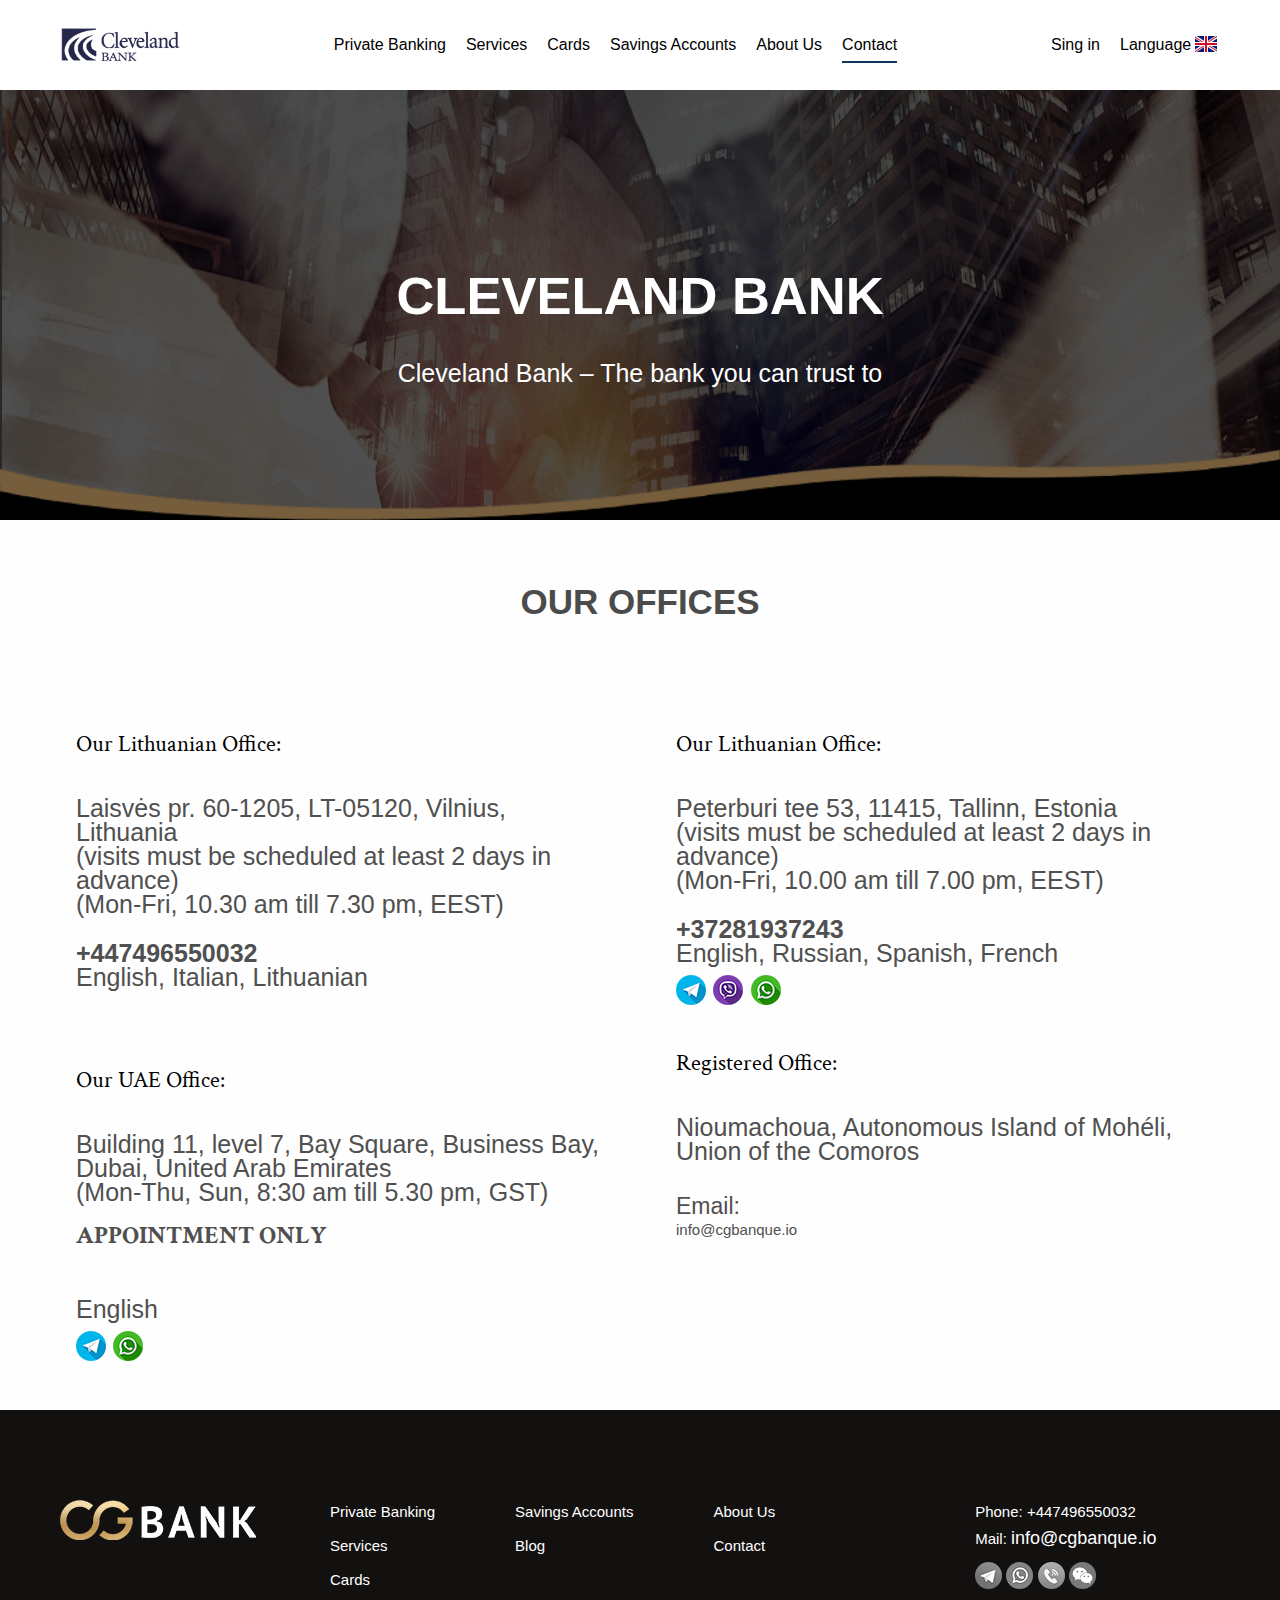
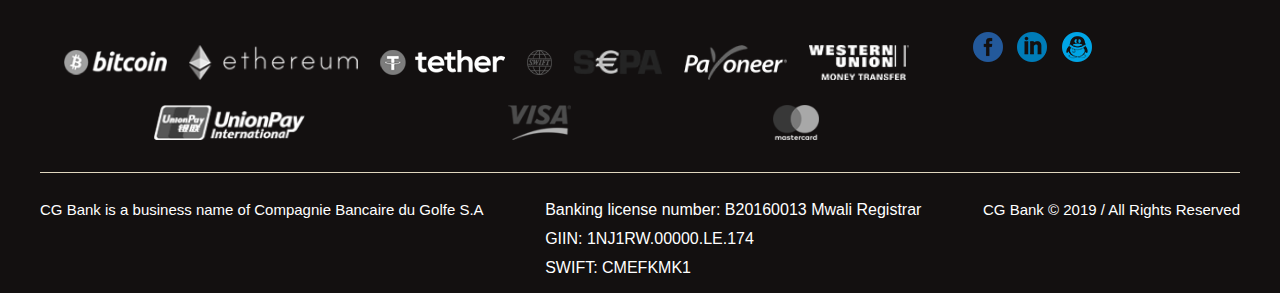
<file: contact.html>
<!DOCTYPE html>
<html lang="en">

<head>
    <meta charset="UTF-8">
    <meta name="viewport" content="width=device-width, initial-scale=1.0">
    <meta http-equiv="X-UA-Compatible" content="ie=edge">
    <title>Contacts - CG Bank</title>
    <link
        href="https://fonts.googleapis.com/css?family=Open+Sans:100,300,400,600,700,800|Roboto:100,300,400,500,700,900&display=swap"
        rel="stylesheet">
    <link href="https://fonts.googleapis.com/css?family=Crimson+Text:400,400i,600,600i,700,700i&display=swap"
        rel="stylesheet">
    <link rel="stylesheet" href="common/header.css">
    <link rel="stylesheet" href="common/footer.css">
		<link rel="stylesheet" href="contact/css/style.css">
		<link rel="stylesheet" href="common/header-media.css">
		<link rel="stylesheet" href="common/footer-media.css">
    <link rel="stylesheet" href="contact/css/media.css">
</head>

<body>
    <button class="toTop hide"></button>
    <div class="hide-menu hide">
        <div class="hide-menu-close">
            <div class="hide-menu-close__item"></div>
        </div>
        <div class="hide-menu-block">
            <span class="hide-menu__header">LOGIN</span>
            <div class="hide-menu-block-login">
                <input class="hide-menu__input-style hide-menu__id" type="text" placeholder="Client ID:">
                <input class="hide-menu__input-style hide-menu__pass" type="text" placeholder="Password:">
            </div>
            <div class="hide-menu-btn-block">
                <input type="submit" class="hide-menu-btn-block__btn Registration__btn" value="Registration">
                <input type="submit" class="hide-menu-btn-block__btn" value="SUBMIT">
            </div>
        </div>
    </div>
    <div class="registration">
        <div class="hide-menu-close">
            <div class="hide-menu-close__item"></div>
        </div>
        <div class="registration-block">
            <h2 class="registration-block__header online-bank__header">Registration</h2>
            <div class="registration-block-input">
                <input type="text" class="registration-block__name registration-block_input-style"
                    placeholder="Enter Your name">
                <input type="text" class="registration-block__password registration-block_input-style"
                    placeholder="Enter Your password">
                <input type="text" class="registration-block__confirm-password registration-block_input-style"
                    placeholder="Confirm your password">
            </div>
            <div class="registration-block-submit">
                <input class="registration-block__submit" type="submit" value="Submit">
            </div>
        </div>
    </div>
    <main class="main">
        <header class="header">
            <nav class="nav">
                <div class="nav-block">
                    <a href="index.html" class="nav__logo"></a>
                    <ul class="nav-wrapp">
                        <li class="nav-wrapp__item"><a class="nav-wrapp__link" href="private.html">Private Banking</a>
                        </li>
                        <li class="nav-wrapp__item"><a class="nav-wrapp__link" href="services.html">Services</a></li>
                        <li class="nav-wrapp__item"><a class="nav-wrapp__link" href="cards.html">Cards</a></li>
                        <li class="nav-wrapp__item"><a class="nav-wrapp__link" href="savingsAccounts.html">Savings
                                Accounts</a></li>
                        <li class="nav-wrapp__item"><a class="nav-wrapp__link" href="aboutUs.html">About Us</a></li>
                        <li class="nav-wrapp__item  nav-wrap__item_active">
													<a class="nav-wrapp__link" href="contact.html">Contact</a>
												</li>
                    </ul>
                    <div class="nav-btn">
                        <hr class="nav-btn__line">
                        <hr class="nav-btn__line">
                        <hr class="nav-btn__line">
                    </div>
                    <div class="nav-right-container">
                        <a href="#" class="nav__login">Sing in</a>
                        <div class="nav-language">
                            <span class="nav-language__text">Language</span>
                            <ul class="nav-language-wrap">
                                <li class="nav-language-wrap__item"><img class="nav-language-wrap__item-img"
                                        src="common/img/uk-flag.png" alt="" /></li>
                                <li class="nav-language-wrap__item"><img class="nav-language-wrap__item-img"
                                        src="common/img/cn-flag.png" alt="" /></li>
                                <li class="nav-language-wrap__item"><img class="nav-language-wrap__item-img"
                                        src="common/img/fr-flag.jpg" alt="" /></li>
                                <li class="nav-language-wrap__item"><img class="nav-language-wrap__item-img"
                                        src="common/img/es-flag.jpg" alt="" /></li>
                                <li class="nav-language-wrap__item"><img class="nav-language-wrap__item-img"
                                        src="common/img/ru-flag.png" alt="" /></li>
                            </ul>
                        </div>
                    </div>
                </div>
            </nav>
            <div class="header-caption">
                <h2 class="header-caption__text">CLEVELAND BANK</h2>
            </div>
            <div class="header-caption-last">
                <span class="header-caption-last__text">Cleveland Bank – The
                    bank you can trust to</span>
            </div>
        </header>
        
        <section class="offices">
            <h2 class="section-header_style offices__header">OUR OFFICES</h2>
            <div class="offices-container">
                <div class="offices-container-left">
                    <div class="offices-container-left-1st-block">
                        <h4 class="offices-container__header">Our Lithuanian
                            Office:</h4>
                        <span class="section-text_style">Laisvės pr. 60-1205, LT-05120, Vilnius, Lithuania</span>
                        <span class="section-text_style">(visits must be scheduled at least 2 days in
                            advance)</span>
                        <span class="section-text_style">(Mon-Fri, 10.30 am till 7.30 pm, EEST)</span>
                        <a href="tel:+447496550032"
                            class="section-text_style offices-container__phone">+447496550032</a>
                        <span class="section-text_style">English, Italian, Lithuanian</span>
                    </div>
                    <div class="offices-container-left-2st-block">
                        <h4 class="offices-container__header">Our UAE Office:
                        </h4>
                        <span class="section-text_style">Building 11, level 7, Bay Square, Business Bay, Dubai,
                            United Arab Emirates </span>
                        <span class="section-text_style">(Mon-Thu, Sun, 8:30 am till 5.30 pm, GST)</span>
                        <span class="section-text_style offices-container__text_main">APPOINTMENT ONLY </span>
                        <a href="tel:+97145561907" class="offices-container__phone">+97145561907</a>
                        <span class="section-text_style">English</span>
                        <div class="offices-container-img">
                            <a href="#" class="offices-container_margin-right"><img src="mainPage/img/i-telegram.png"
                                    alt="telegram"></a>
                            <a href="#"><img src="mainPage/img/i-whatsapp.png" alt="whatsapp"></a>
                        </div>
                    </div>
                </div>
                <div class="offices-container-right">
                    <div class="offices-container-right-1st-block">
                        <h4 class="offices-container__header">Our Lithuanian
                            Office:</h4>
                        <span class="section-text_style">Peterburi tee 53, 11415, Tallinn, Estonia</span>
                        <span class="section-text_style">(visits must be scheduled at least 2 days in
                            advance)</span>
                        <span class="section-text_style">(Mon-Fri, 10.00 am till 7.00 pm, EEST)</span>
                        <a href="tel:+37281937243" class="section-text_style offices-container__phone">+37281937243</a>
                        <span class="section-text_style">English, Russian, Spanish, French </span>
                        <div class="offices-container-img">
                            <a href="#" class="offices-container__telegram offices-container_margin-right"><img
                                    src="/mainPage/img/i-telegram.png" alt="telegram"></a>
                            <a href="#" class="offices-container__viber offices-container_margin-right"><img
                                    src="/mainPage/img/i-viber.png" alt="viber"></a>
                            <a href="#" class="offices-container__whatsapp"><img src="mainPage/img/i-whatsapp.png"
                                    alt="whatsapp"></a>
                        </div>
                    </div>
                    <div class="offices-container-right-2st-block">
                        <h4 class="offices-container__header">Registered Office:</h4>
                        <span class="section-text_style">Nioumachoua, Autonomous Island of Mohéli,</span>
                        <span class="section-text_style">Union of the Comoros</span>
                    </div>
                    <div class="offices-container-right-3st-block">
                        <h4 class="offices-container__mail_font">Email:</h4>
                        <a href="mailto:info@cgbanque.io" class="offices-container__mail">info@cgbanque.io</a>
                    </div>
                </div>
						</div>
						<div class="offices__formBlock">
							<div class="offices__formContanier">

							</div>
						</div>
				</section>
				

        <section class="bottom-outer">
            <div class="bottom-outer-top-block">
                <aside class="bottom-outer-logo">
                    <a href="index.html"><img src="mainPage/img/logoWhiteHeader.png" alt=""></a>
                </aside>
                <aside class="bottom-outer-nav">
                    <ul class="bottom-outer-nav-wrap">
                        <li class="bottom-outer-nav-wrap__item"><a href="#">Private Banking</a></li>
                        <li class="bottom-outer-nav-wrap__item"><a href="#">Services</a></li>
                        <li class="bottom-outer-nav-wrap__item"><a href="#">Cards</a></li>
                    </ul>
                </aside>
                <aside class="bottom-outer-nav">
                    <ul class="bottom-outer-nav-wrap">
                        <li class="bottom-outer-nav-wrap__item"><a href="#">Savings Accounts</a></li>
                        <li class="bottom-outer-nav-wrap__item"><a href="#">Blog</a></li>
                    </ul>
                </aside>
                <aside class="bottom-outer-nav">
                    <ul class="bottom-outer-nav-wrap bottom-outer-nav-wrap_margin-right">
                        <li class="bottom-outer-nav-wrap__item"><a href="#">About Us</a></li>
                        <li class="bottom-outer-nav-wrap__item"><a href="#">Contact</a></li>
                    </ul>
                </aside>
                <aside class="bottom-outer-nav">
                    <div class="bottom-outer-nav-block">
                        <span class="bottom-outer-nav-block__text">Phone:</span>
                        <a href="tel:+447496550032" class="bottom-outer-nav-block__text">+447496550032</a>
                    </div>
                    <div class="bottom-outer-nav-block bottom-outer-nav-block_margin-bottom">
                        <span class="bottom-outer-nav-block__text">Mail:</span>
                        <a href="mailto:info@cgbanque.io" class="bottom-outer-nav-block__text_font">info@cgbanque.io</a>
                    </div>
                    <div class="bottom-outer-nav-block">
                        <a href="#" class="bottom-outer-nav-block__link"><img src="common/img/i-telegram (1).png"
                                alt="telegram"></a>
                        <a href="#" class="bottom-outer-nav-block__link"><img src="common/img/i-whatsapp (1).png"
                                alt="whatsapp"></a>
                        <a href="#" class="bottom-outer-nav-block__link"><img src="common/img/i-viber (1).png"
                                alt="viber"></a>
                        <a href="#" class="bottom-outer-nav-block__link"><img src="common/img/i-wechat.png"
                                alt="msng"></a>
                    </div>
                </aside>
            </div>
            <div class="bottom-outer-bottom-block">
                <aside class="bottom-outer-pay">
                    <div class="bottom-outer-pay-img">
                        <img src="common/img/headerBitcoin.png" alt="" class="bottom-outer-pay-img__item">
                        <img src="common/img/headerEhereum.png" alt=""
                            class="bottom-outer-pay-img__item bottom-outer-pay-img__item_height">
                        <img src="common/img/headerTether.png" alt="" class="bottom-outer-pay-img__item">
                        <img src="common/img/swift.png" alt="" class="bottom-outer-pay-img__item">
                        <img src="common/img/sepa.png" alt="" class="bottom-outer-pay-img__item">
                        <img src="common/img/payoneer.png" alt=""
                            class="bottom-outer-pay-img__item bottom-outer-pay-img__item_height">
                        <img src="common/img/western-union.png" alt=""
                            class="bottom-outer-pay-img__item bottom-outer-pay-img__item_height">
                        <img src="common/img/unionpay.png" alt=""
                            class="bottom-outer-pay-img__item bottom-outer-pay-img__item_height">
                        <img src="common/img/visa.png" alt=""
                            class="bottom-outer-pay-img__item bottom-outer-pay-img__item_height">
                        <img src="common/img/mastercard.png" alt=""
                            class="bottom-outer-pay-img__item bottom-outer-pay-img__item_height">
                    </div>
                    <div class="bottom-outer-pay-soc">
                        <a href="#" class="bottom-outer-pay-soc__item">
                            <img src="common/img/facebook.png" alt="">
                        </a>
                        <a href="#" class="bottom-outer-pay-soc__item">
                            <img src="common/img/linkedin.png" alt="">
                        </a>
                        <a href="#" class="bottom-outer-pay-soc__item">
                            <img src="common/img/qq.png" alt="">
                        </a>
                    </div>
                </aside>
            </div>
        </section>
        <footer class="footer">
            <div class="footer-wrap">
                <span class="footer-wrap__text">CG Bank is a business name of Compagnie Bancaire du Golfe S.A</span>
                <div class="footer-wrap-block">
                    <a href="#" class="footer-wrap__link">Banking license number: B20160013 Mwali Registrar</a>
                    <a href="#" class="footer-wrap__link">GIIN: 1NJ1RW.00000.LE.174</a>
                    <a href="#" class="footer-wrap__link">SWIFT: CMEFKMK1</a>
                </div>
                <span class="footer-wrap__text">CG Bank © 2019 / All Rights Reserved</span>
            </div>
        </footer>
    </main>
    <script src="libs/jquery-3.4.1.min.js"></script>
    <script src="common/common.js"></script>
    <script src="mainPage/js/script.js"></script>
</body>
</html>
</file>
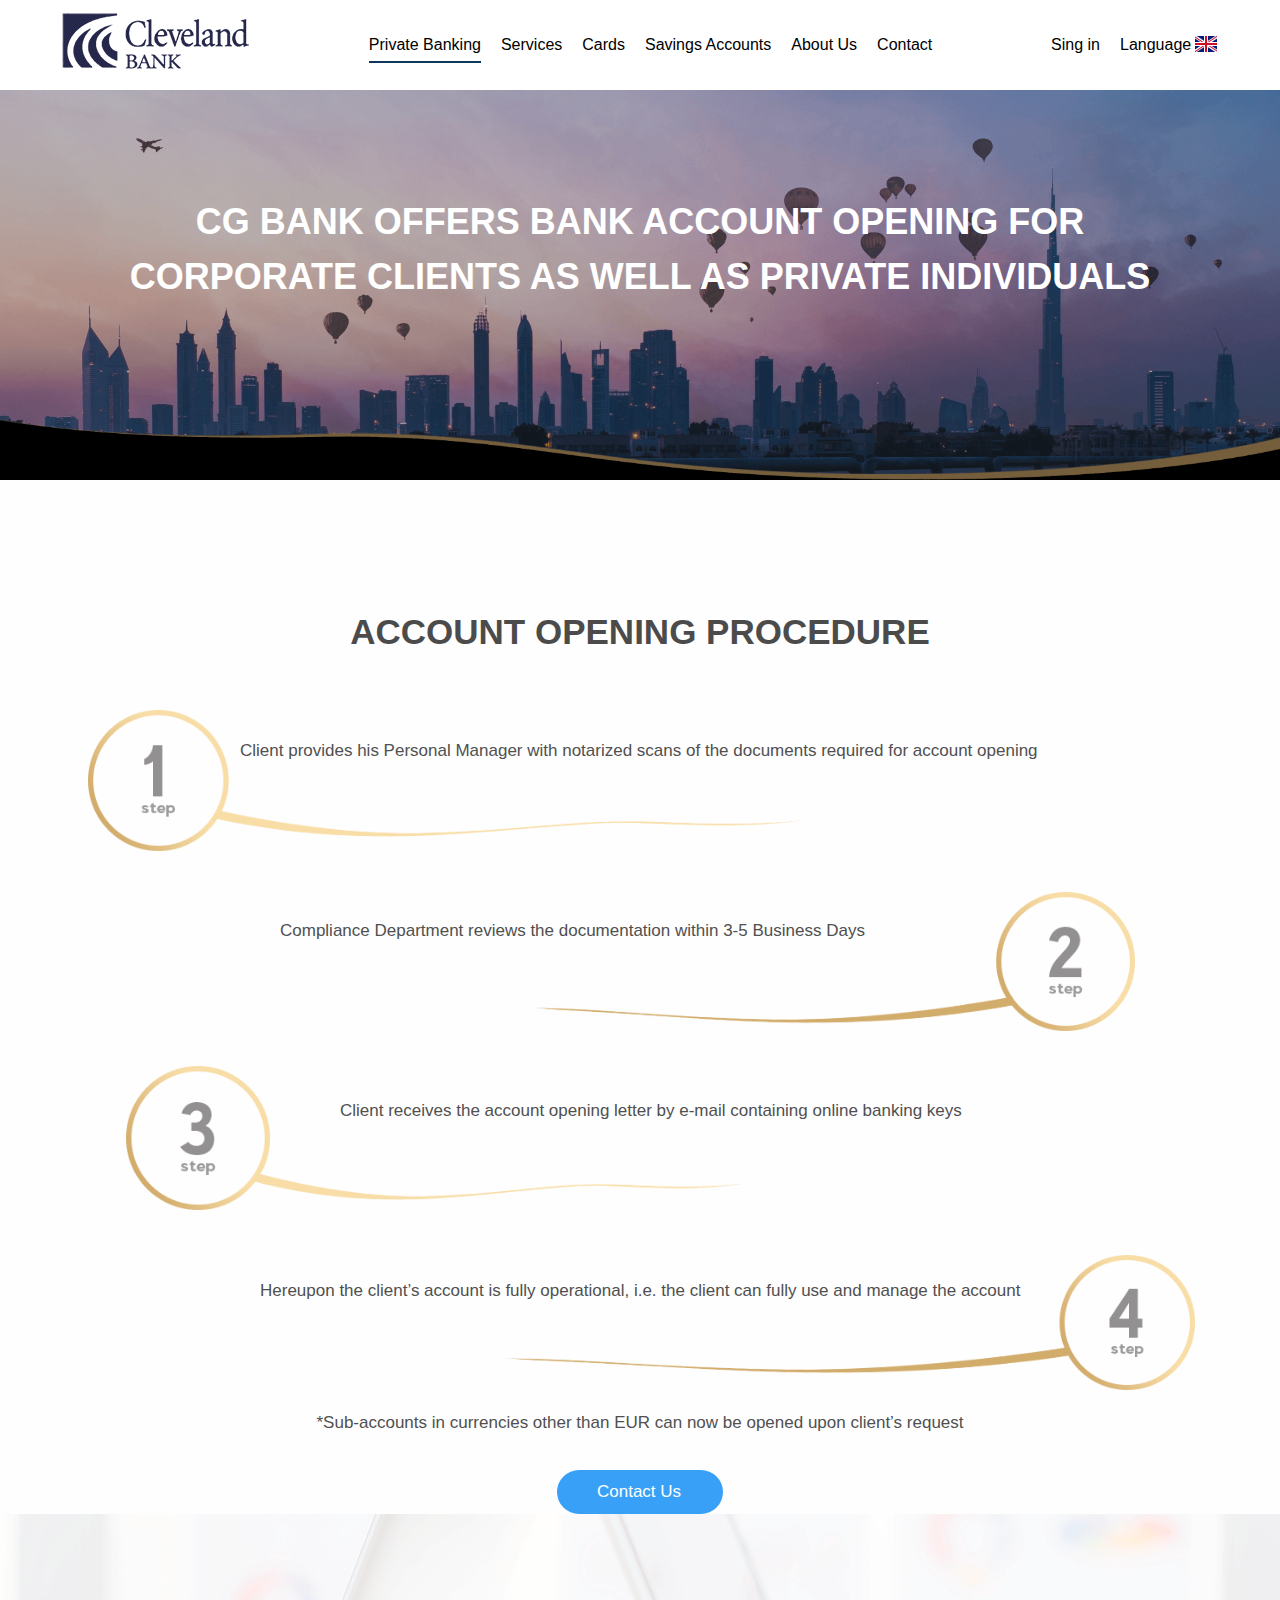
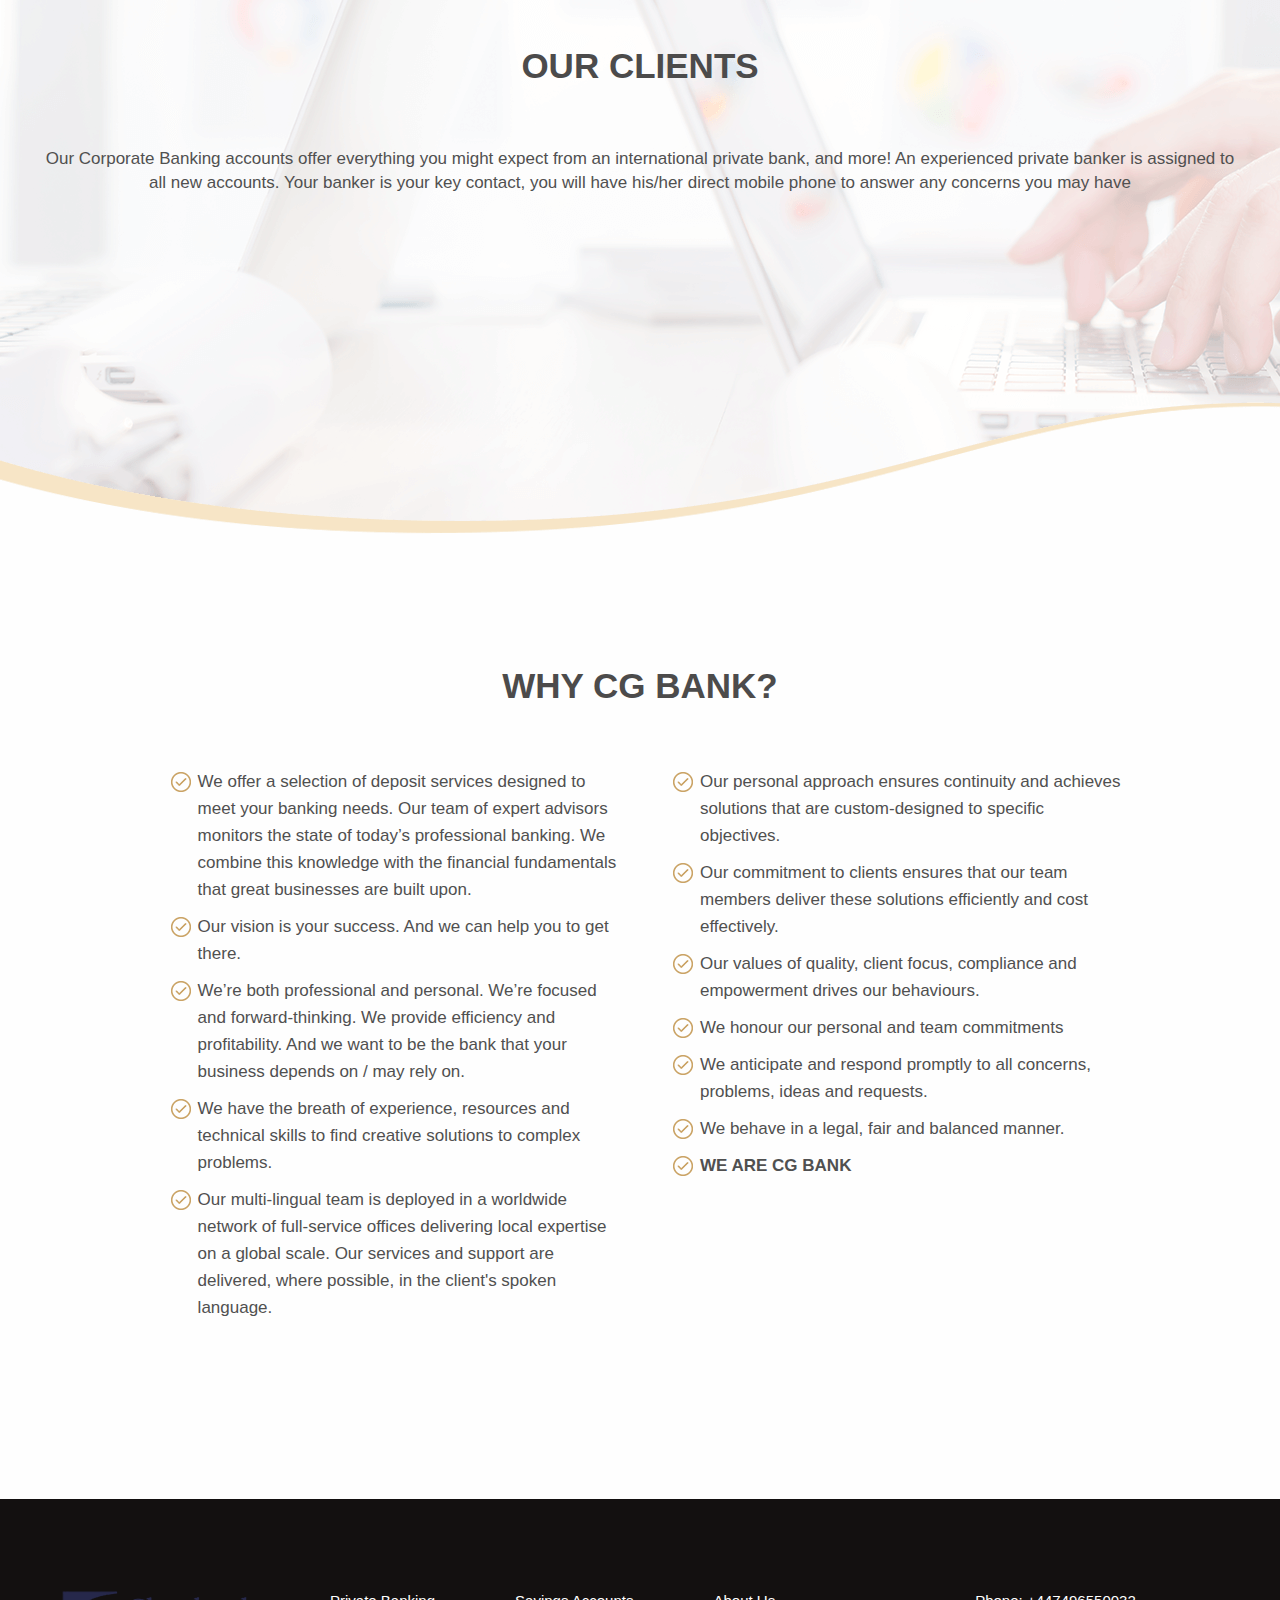
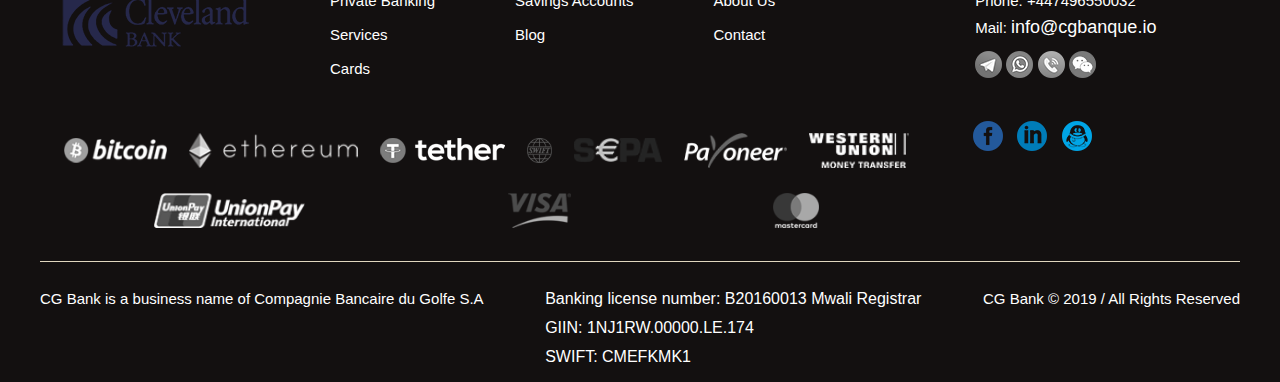
<file: private.html>
<!DOCTYPE html>
<html lang="en">

<head>
    <meta charset="UTF-8">
    <meta name="viewport" content="width=device-width, initial-scale=1.0">
    <meta http-equiv="X-UA-Compatible" content="ie=edge">
    <title>Private Banking</title>
    <link
        href="https://fonts.googleapis.com/css?family=Open+Sans:100,300,400,600,700,800|Roboto:100,300,400,500,700,900&display=swap"
        rel="stylesheet">
		<link rel="stylesheet" href="common/header.css">
		<link rel="stylesheet" href="common/footer.css">
		<link rel="stylesheet" href="private/css/style.css">
		<link rel="stylesheet" href="common/header-media.css">
		<link rel="stylesheet" href="common/footer-media.css">
		<link rel="stylesheet" href="private/css/media.css">
</head>

<body>
    <button class="toTop hide"></button>
    <main class="main">
        <header class="header">
            <nav class="nav">
                <div class="nav-block">
                    <a href="index.html" ><img src="common/img/logoWhiteHeader.png" alt=""></a>
                    <ul class="nav-wrapp">
                        <li class="nav-wrap__item_active nav-wrapp__item "><a class="nav-wrapp__link" href="private.html">Private Banking</a></li>
                        <li class="nav-wrapp__item"><a class="nav-wrapp__link" href="services.html">Services</a></li>
                        <li class="nav-wrapp__item"><a class="nav-wrapp__link" href="cards.html">Cards</a></li>
                        <li class="nav-wrapp__item"><a class="nav-wrapp__link" href="savingsAccounts.html">Savings Accounts</a></li>
                        <li class="nav-wrapp__item"><a class="nav-wrapp__link" href="aboutUs.html">About Us</a></li>
                        <li class="nav-wrapp__item"><a class="nav-wrapp__link" href="contact.html">Contact</a></li>
                    </ul>
                    <div class="nav-btn">
                        <hr class="nav-btn__line">
                        <hr class="nav-btn__line">
                        <hr class="nav-btn__line">
                    </div>
                    <div class="nav-right-container">
                        <a href="#" class="nav__login">Sing in</a>
                        <div class="nav-language">
                            <span class="nav-language__text">Language</span>
                            <ul class="nav-language-wrap">
                                <li class="nav-language-wrap__item"><img class="nav-language-wrap__item-img"
                                        src="common/img/uk-flag.png" alt="" /></li>
                                <li class="nav-language-wrap__item"><img class="nav-language-wrap__item-img"
                                        src="common/img/cn-flag.png" alt="" /></li>
                                <li class="nav-language-wrap__item"><img class="nav-language-wrap__item-img"
                                        src="common/img/fr-flag.jpg" alt="" /></li>
                                <li class="nav-language-wrap__item"><img class="nav-language-wrap__item-img"
                                        src="common/img/es-flag.jpg" alt="" /></li>
                                <li class="nav-language-wrap__item"><img class="nav-language-wrap__item-img"
                                        src="common/img/ru-flag.png" alt="" /></li>
                            </ul>
                        </div>
                    </div>
                </div>
            </nav>
            <div class="header-caption">
                <h2 class="header-caption__text">
									<span>CG BANK OFFERS BANK ACCOUNT OPENING FOR</span>
									<span>CORPORATE CLIENTS AS WELL AS PRIVATE INDIVIDUALS</span>
								</h2>
            </div>
        </header>
        <section class="account">
            <h4 class="section-header_style account__header">ACCOUNT OPENING PROCEDURE</h4>
            <div class="account-block">
                <span class="section-text_style account-block__text account-block__text_ml">
                    Client provides his Personal Manager with notarized scans of the documents required for account
										opening
                </span>
            </div>
            <div class="account-block">
                <span class="section-text_style account-block__text account-block__text_mr">
                    Compliance Department reviews the documentation within 3-5 Business Days
                </span>
            </div>
            <div class="account-block">
                <span class="section-text_style account-block__text account-block__text_ml">
                    Client receives the account opening letter by e-mail containing online banking keys
                </span>
            </div>
            <div class="account-block">
                <span class="section-text_style account-block__text account-block__text_mr">
                    Hereupon the client’s account is fully operational, i.e. the client can fully use and manage the
                    account
                </span>
            </div>
            <span class="section-text_style account-block__text-sub">*Sub-accounts in currencies other than EUR can now
                be opened upon client’s request</span>
            <div class="header-button account__btn_mb">
                <a href="contact.html" class="header-button-link ">Contact Us</a>
            </div>
        </section>
        <section class="our-client">
            <h2 class="section-header_style out-client__header">OUR CLIENTS</h2>
            <span class="section-text_style our-client__text">
                Our Corporate Banking accounts offer everything you might expect from an international private bank, and
                more!
                An experienced private banker is assigned to all new accounts. Your banker is your key contact,
                you will have his/her direct mobile phone to answer any concerns you may have
            </span>
        </section>
        <section class="why-bank">
            <h2 class="section-header_style why-bank__header">WHY CG BANK?</h2>
            <div class="why-bank-container">
                <ul class="why-bank-wrap">
                    <li class="why-bank-wrap__item">
                        <span class="why-bank-wrap__text section-text_style">
                            We offer a selection of deposit services designed to meet your banking needs. Our team of
                            expert
                            advisors monitors the state of today’s professional banking. We combine this knowledge with
                            the
                            financial fundamentals that great businesses are built upon.
                        </span>
                    </li>
                    <li class="why-bank-wrap__item">
                        <span class="why-bank-wrap__text section-text_style">
                            Our vision is your success. And we can help you to get there.
                        </span>
                    </li>
                    <li class="why-bank-wrap__item">
                        <span class="why-bank-wrap__text section-text_style">
                            We’re both professional and personal. We’re focused and forward-thinking. We provide
                            efficiency
                            and profitability. And we want to be the bank that your business depends on / may rely on.
                        </span>
                    </li>
                    <li class="why-bank-wrap__item">
                        <span class="why-bank-wrap__text section-text_style">
                            We have the breath of experience, resources and technical skills to find creative solutions
                            to
                            complex problems.
                        </span>
                    </li>
                    <li class="why-bank-wrap__item">
                        <span class="why-bank-wrap__text section-text_style">
                            Our multi-lingual team is deployed in a worldwide network of full-service offices delivering
                            local expertise on a global scale. Our services and support are delivered, where possible,
                            in
                            the client's spoken language.
                        </span>
                    </li>
                </ul>
                <ul class="why-bank-wrap">
                    <li class="why-bank-wrap__item">
                        <span class="why-bank-wrap__text section-text_style">
                            Our personal approach ensures continuity and achieves solutions that are custom-designed to
                            specific
                            objectives.
                        </span>
                    </li>
                    <li class="why-bank-wrap__item">
                        <span class="why-bank-wrap__text section-text_style">
                            Our commitment to clients ensures that our team members deliver these solutions efficiently
                            and
                            cost effectively.
                        </span>
                    </li>
                    <li class="why-bank-wrap__item">
                        <span class="why-bank-wrap__text section-text_style">
                            Our values of quality, client focus, compliance and empowerment drives our behaviours.
                        </span>
                    </li>
                    <li class="why-bank-wrap__item">
                        <span class="why-bank-wrap__text section-text_style">
                            We honour our personal and team commitments
                        </span>
                    </li>
                    <li class="why-bank-wrap__item">
                        <span class="why-bank-wrap__text section-text_style">
                            We anticipate and respond promptly to all concerns, problems, ideas and requests.
                        </span>
                    </li>
                    <li class="why-bank-wrap__item">
                        <span class="why-bank-wrap__text section-text_style">
                            We behave in a legal, fair and balanced manner.
                        </span>
                    </li>
                    <li class="why-bank-wrap__item">
                        <span class="why-bank-wrap__text section-text_style why-bank-wrap__text_strong">
                            WE ARE CG BANK
                        </span>
                    </li>
                </ul>
            </div>
        </section>
        <section class="bottom-outer">
            <div class="bottom-outer-top-block">
                <aside class="bottom-outer-logo">
                    <a href="index.html"><img src="common/img/logoWhiteHeader.png" alt=""></a>
                </aside>
                <aside class="bottom-outer-nav">
                    <ul class="bottom-outer-nav-wrap">
                        <li class="bottom-outer-nav-wrap__item"><a href="#">Private Banking</a></li>
                        <li class="bottom-outer-nav-wrap__item"><a href="#">Services</a></li>
                        <li class="bottom-outer-nav-wrap__item"><a href="#">Cards</a></li>
                    </ul>
                </aside>
                <aside class="bottom-outer-nav">
                    <ul class="bottom-outer-nav-wrap">
                        <li class="bottom-outer-nav-wrap__item"><a href="#">Savings Accounts</a></li>
                        <li class="bottom-outer-nav-wrap__item"><a href="#">Blog</a></li>
                    </ul>
                </aside>
                <aside class="bottom-outer-nav">
                    <ul class="bottom-outer-nav-wrap bottom-outer-nav-wrap_margin-right">
                        <li class="bottom-outer-nav-wrap__item"><a href="#">About Us</a></li>
                        <li class="bottom-outer-nav-wrap__item"><a href="#">Contact</a></li>
                    </ul>
                </aside>
                <aside class="bottom-outer-nav">
                    <div class="bottom-outer-nav-block">
                        <span class="bottom-outer-nav-block__text">Phone:</span>
                        <a href="tel:+447496550032" class="bottom-outer-nav-block__text">+447496550032</a>
                    </div>
                    <div class="bottom-outer-nav-block bottom-outer-nav-block_margin-bottom">
                        <span class="bottom-outer-nav-block__text">Mail:</span>
                        <a href="mailto:info@cgbanque.io" class="bottom-outer-nav-block__text_font">info@cgbanque.io</a>
                    </div>
                    <div class="bottom-outer-nav-block">
                        <a href="#" class="bottom-outer-nav-block__link"><img src="common/img/i-telegram (1).png"
                                alt="telegram"></a>
                        <a href="#" class="bottom-outer-nav-block__link"><img src="common/img/i-whatsapp (1).png"
                                alt="whatsapp"></a>
                        <a href="#" class="bottom-outer-nav-block__link"><img src="common/img/i-viber (1).png"
                                alt="viber"></a>
                        <a href="#" class="bottom-outer-nav-block__link"><img src="common/img/i-wechat.png"
                                alt="msng"></a>
                    </div>
                </aside>
            </div>
            <div class="bottom-outer-bottom-block">
                <aside class="bottom-outer-pay">
                    <div class="bottom-outer-pay-img">
                        <img src="common/img/headerBitcoin.png" alt="" class="bottom-outer-pay-img__item">
                        <img src="common/img/headerEhereum.png" alt=""
                            class="bottom-outer-pay-img__item bottom-outer-pay-img__item_height">
                        <img src="common/img/headerTether.png" alt="" class="bottom-outer-pay-img__item">
                        <img src="common/img/swift.png" alt="" class="bottom-outer-pay-img__item">
                        <img src="common/img/sepa.png" alt="" class="bottom-outer-pay-img__item">
                        <img src="common/img/payoneer.png" alt=""
                            class="bottom-outer-pay-img__item bottom-outer-pay-img__item_height">
                        <img src="common/img/western-union.png" alt=""
                            class="bottom-outer-pay-img__item bottom-outer-pay-img__item_height">
                        <img src="common/img/unionpay.png" alt=""
                            class="bottom-outer-pay-img__item bottom-outer-pay-img__item_height">
                        <img src="common/img/visa.png" alt=""
                            class="bottom-outer-pay-img__item bottom-outer-pay-img__item_height">
                        <img src="common/img/mastercard.png" alt=""
                            class="bottom-outer-pay-img__item bottom-outer-pay-img__item_height">
                    </div>
                    <div class="bottom-outer-pay-soc">
                        <a href="#" class="bottom-outer-pay-soc__item">
                            <img src="common/img/facebook.png" alt="">
                        </a>
                        <a href="#" class="bottom-outer-pay-soc__item">
                            <img src="common/img/linkedin.png" alt="">
                        </a>
                        <a href="#" class="bottom-outer-pay-soc__item">
                            <img src="common/img/qq.png" alt="">
                        </a>
                    </div>
                </aside>
            </div>
        </section>
        <footer class="footer">
            <div class="footer-wrap">
                <span class="footer-wrap__text">CG Bank is a business name of Compagnie Bancaire du Golfe S.A</span>
                <div class="footer-wrap-block">
                    <a href="#" class="footer-wrap__link">Banking license number: B20160013 Mwali Registrar</a>
                    <a href="#" class="footer-wrap__link">GIIN: 1NJ1RW.00000.LE.174</a>
                    <a href="#" class="footer-wrap__link">SWIFT: CMEFKMK1</a>
                </div>
                <span class="footer-wrap__text">CG Bank © 2019 / All Rights Reserved</span>
            </div>
        </footer>
    </main>
    <script src="libs/jquery-3.4.1.min.js"></script>
    <script src="common/common.js"></script>
</body>

</html>
</file>
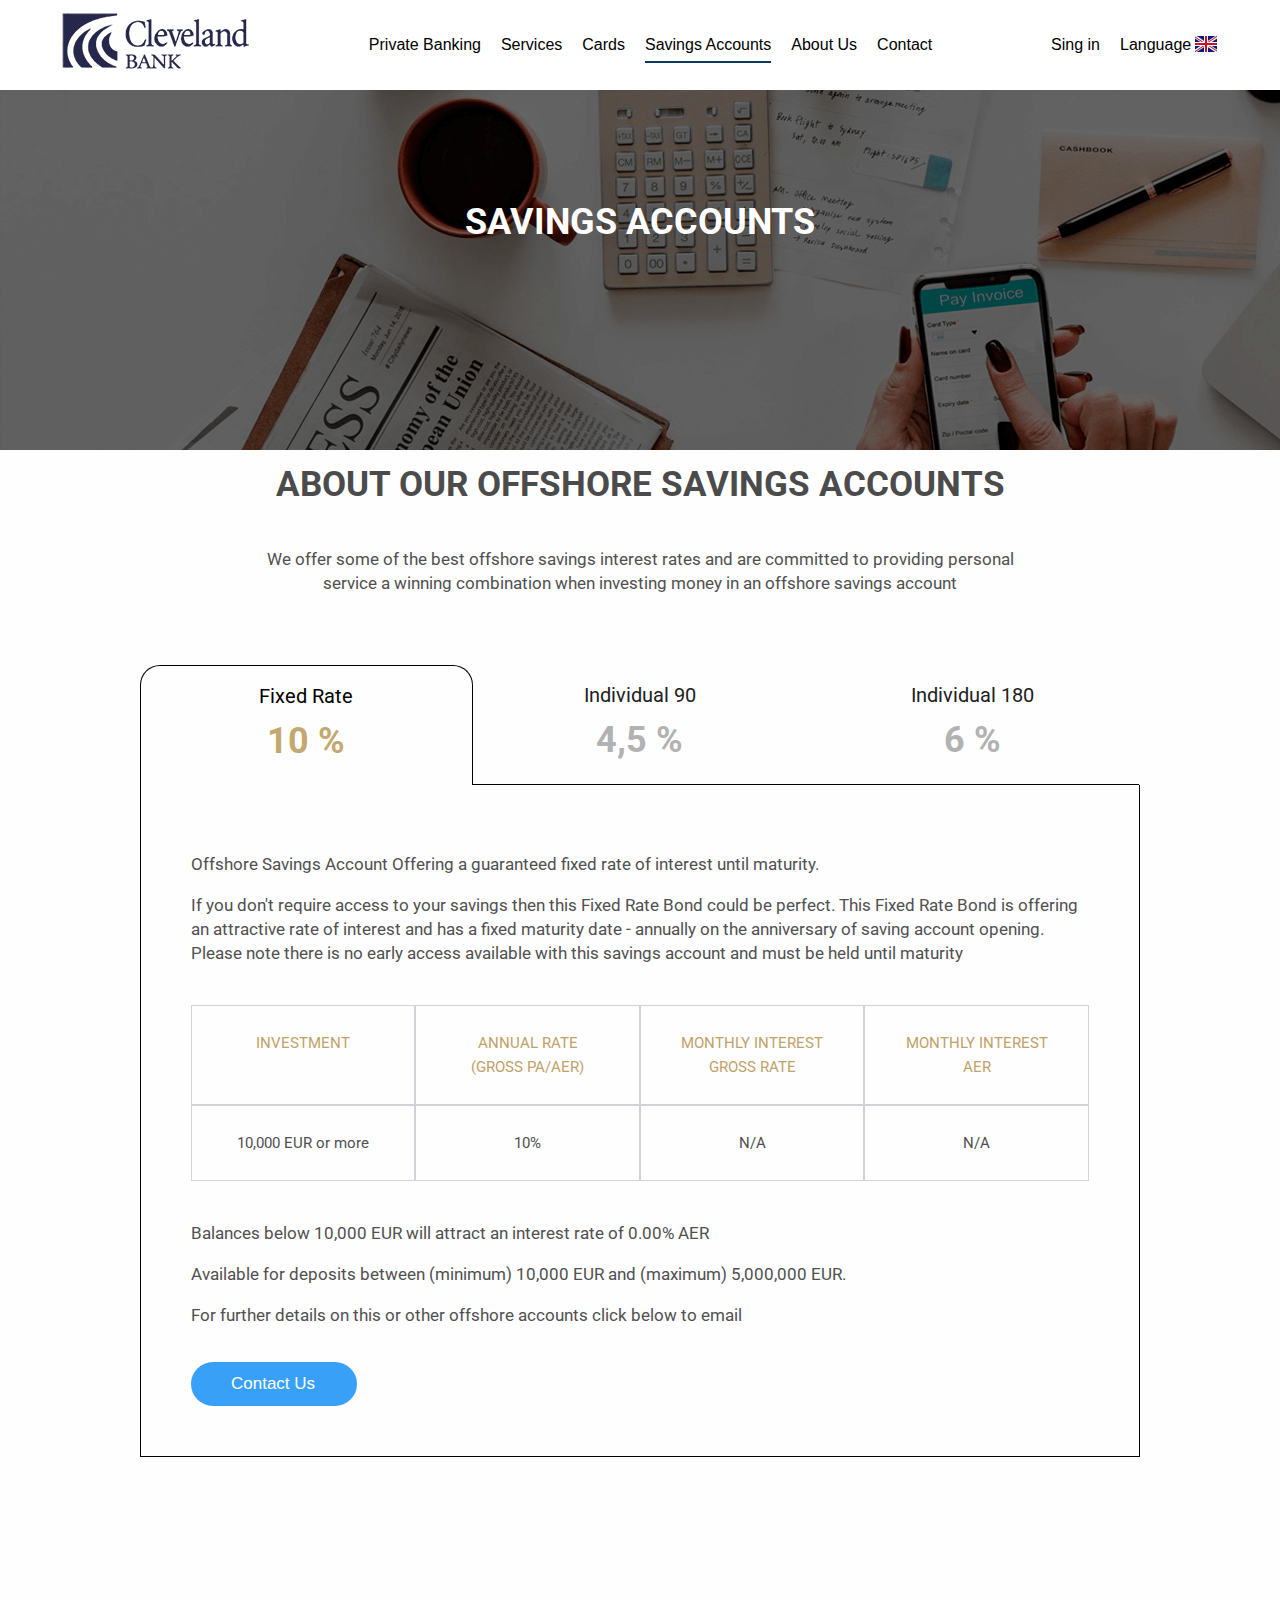
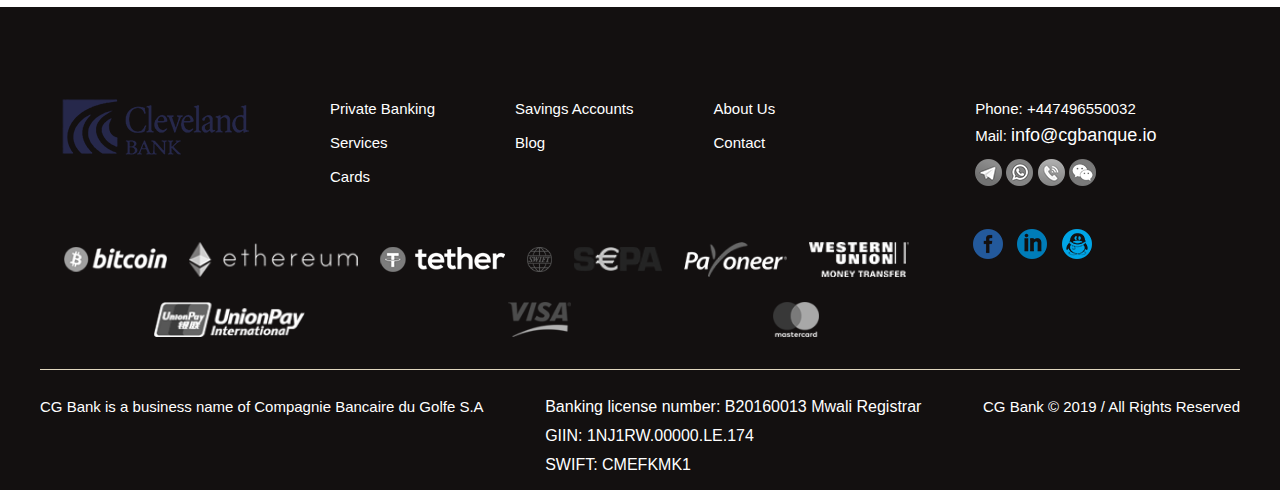
<file: savingsAccounts.html>
<!DOCTYPE html>
<html lang="en">

<head>
    <meta charset="UTF-8">
    <meta name="viewport" content="width=device-width, initial-scale=1.0">
    <meta http-equiv="X-UA-Compatible" content="ie=edge">
    <title>Savings Accounts - CG Bank</title>
    <link
        href="https://fonts.googleapis.com/css?family=Open+Sans:100,300,400,600,700,800|Roboto:100,300,400,500,700,900&display=swap"
        rel="stylesheet">
    <link rel="stylesheet" href="common/header.css">
    <link rel="stylesheet" href="common/footer.css">
		<link rel="stylesheet" href="accounts/css/style.css">
		<link rel="stylesheet" href="common/header-media.css">
		<link rel="stylesheet" href="common/footer-media.css">
    <link rel="stylesheet" href="accounts/css/media.css">
</head>

<body>
    <main class="main">
        <button class="toTop hide"></button>
        <header class="header">
            <nav class="nav">
                <div class="nav-block">
                    <a href="index.html">
												<img src="common/img/logoWhiteHeader.png" alt="">
										</a>
                    <ul class="nav-wrapp">
                        <li class="nav-wrapp__item"><a class="nav-wrapp__link" href="private.html">Private
                                Banking</a></li>
                        <li class="nav-wrapp__item"><a class="nav-wrapp__link"
                                href="services.html">Services</a></li>
                        <li class="nav-wrapp__item"><a class="nav-wrapp__link" href="cards.html">Cards</a></li>
                        <li class="nav-wrapp__item nav-wrap__item_active">
													<a class="nav-wrapp__link" href="savingsAccounts.html">Savings Accounts</a>
												</li>
                        <li class="nav-wrapp__item"><a class="nav-wrapp__link" href="aboutUs.html">About Us</a></li>
                        <li class="nav-wrapp__item"><a class="nav-wrapp__link" href="contact.html">Contact</a></li>
                    </ul>
                    <div class="nav-btn">
                        <hr class="nav-btn__line">
                        <hr class="nav-btn__line">
                        <hr class="nav-btn__line">
                    </div>
                    <div class="nav-right-container">
                        <a href="#" class="nav__login">Sing in</a>
                        <div class="nav-language">
                            <span class="nav-language__text">Language</span>
                            <ul class="nav-language-wrap">
                                <li class="nav-language-wrap__item"><img class="nav-language-wrap__item-img"
                                        src="common/img/uk-flag.png" alt="" /></li>
                                <li class="nav-language-wrap__item"><img class="nav-language-wrap__item-img"
                                        src="common/img/cn-flag.png" alt="" /></li>
                                <li class="nav-language-wrap__item"><img class="nav-language-wrap__item-img"
                                        src="common/img/fr-flag.jpg" alt="" /></li>
                                <li class="nav-language-wrap__item"><img class="nav-language-wrap__item-img"
                                        src="common/img/es-flag.jpg" alt="" /></li>
                                <li class="nav-language-wrap__item"><img class="nav-language-wrap__item-img"
                                        src="common/img/ru-flag.png" alt="" /></li>
                            </ul>
                        </div>
                    </div>
                </div>
            </nav>
            <div class="header-caption">
                <h2 class="header-caption_style">SAVINGS ACCOUNTS</h2>
            </div>
            <div class="header-text"></div>
				</header>
				<section class="accountsTextBlock">
					<h1 class="accountsTextBlock__header">ABOUT OUR OFFSHORE SAVINGS ACCOUNTS</h1>
					<p class="accountsTextBlock__text">
							We offer some of the best offshore savings interest rates and are committed to providing 
							personal service a winning combination when investing money in an offshore savings account
					</p>
				</section>
				<section class="accountsTable">
					<div class="accountsTable__bookmarks">
						<div class="accountsTable__bookmarkContanier1 active" id="bookmark1">
							<div class="accountsTable__bookmarkName">Fixed Rate</div>
							<div class="accountsTable__bookmarkPercent">10 %</div>
						</div>
						<div class="accountsTable__bookmarkContanier2" id="bookmark2">
							<div class="accountsTable__bookmarkName">Individual 90</div>
							<div class="accountsTable__bookmarkPercent">4,5 %</div>
						</div>
						<div class="accountsTable__bookmarkContanier3" id="bookmark3">
							<div class="accountsTable__bookmarkName">Individual 180</div>
							<div class="accountsTable__bookmarkPercent">6 %</div>
						</div>
					</div>
					<div class="accountsTable__tableContent">
						<div class="accountsTable__contentContanier1 active" id="contanier1">
							<p class="accountsTable__contentText">
								Offshore Savings Account Offering a guaranteed fixed rate of interest until maturity.
							</p>
							<p class="accountsTable__contentText">
									If you don't require access to your savings then this Fixed Rate Bond could be perfect. 
									This Fixed Rate Bond is offering an attractive rate of interest and has a fixed maturity date - 
									annually on the anniversary of saving account opening. Please note there is no early access 
									available with this savings account and must be held until maturity
							</p>
							<div class="accountsTable__contentTable">
								<div class="accountsTable__contentTableHeader">
									<div class="accountsTable__contentTableCellHeader">INVESTMENT</div>
									<div class="accountsTable__contentTableCellHeader">
										<span>ANNUAL RATE</span>
										<span>(GROSS PA/AER)</span>
									</div>
									<div class="accountsTable__contentTableCellHeader">
										<span>MONTHLY INTEREST</span>
										<span>GROSS RATE</span>
									</div>
									<div class="accountsTable__contentTableCellHeader">
										<span>MONTHLY INTEREST</span>
										<span>AER</span>
									</div>
								</div>
								<div class="accountsTable__contentTableData">
									<div class="accountsTable__contentTableCellData">10,000 EUR	or more</div>
									<div class="accountsTable__contentTableCellData">10%</div>
									<div class="accountsTable__contentTableCellData">N/A</div>
									<div class="accountsTable__contentTableCellData">N/A</div>
								</div>
							</div>
							<p class="accountsTable__contentText">
									Balances below 10,000 EUR will attract an interest rate of 0.00% AER
							</p>
							<p class="accountsTable__contentText">
									Available for deposits between (minimum) 10,000 EUR and (maximum) 5,000,000 EUR.
							</p>
							<p class="accountsTable__contentText">
									For further details on this or other offshore accounts click below to email
							</p>
							<div class="header-button">
									<a href="contact.html" class="header-button-link">Contact Us</a>
							</div>
						</div>
						<div class="accountsTable__contentContanier2" id="contanier2">
							<p class="accountsTable__contentText">
									Offshore Savings Account Offering Attractive Rates for 40 Days Notice
							</p>
							<p class="accountsTable__contentText">
									If you can provide at least 40 days notice for access to your offshore savings our 
									International Savings 40 account could be attractive. You can deposit additional savings 
									into this account at any time (subject to a maximum investment of EUR 5 million) plus make 
									withdrawals with no loss of interest provided 40 days' notice is given. Both deposits 
									and withdrawals are subject to a minimum transaction size of EUR 1,000. 
									Please note there is no early access available to this savings account
							</p>
							<div class="accountsTable__contentTable">
									<div class="accountsTable__contentTableHeader">
										<div class="accountsTable__contentTableCellHeader">INVESTMENT</div>
										<div class="accountsTable__contentTableCellHeader">
											<span>ANNUAL RATE</span>
											<span>(GROSS PA/AER)</span>
										</div>
										<div class="accountsTable__contentTableCellHeader">FURTHER INFORMATION</div>
									</div>
									<div class="accountsTable__contentTableData">
										<div class="accountsTable__contentTableCellData">10,000 EUR	or more</div>
										<div class="accountsTable__contentTableCellData">4.5%</div>
										<div class="accountsTable__contentTableCellData">
											A notice account where 40 days notice is required for all withdrawals
										</div>
									</div>
								</div>
							<p class="accountsTable__contentText">
									Balances below 10,000 EUR will attract an interest rate of 0.00% AER
							</p>
							<p class="accountsTable__contentText">
									Available for deposits between (minimum) 10,000 EUR and (maximum) 5,000,000 EUR
							</p>
							<p class="accountsTable__contentText">
									For further details on this or other offshore accounts click below to email
							</p>
							<div class="header-button">
									<a href="contact.html" class="header-button-link">Contact Us</a>
							</div>
						</div>
						<div class="accountsTable__contentContanier3" id="contanier3">
							<p class="accountsTable__contentText">
									Offshore Savings Account Offering Higher Rates for 80 Days Notice
							</p>
							<p class="accountsTable__contentText">
									If you can provide at least 80 days notice for access to your offshore savings our 
									International Savings 80 account could be attractive. You can deposit additional savings 
									into this account at any time (subject to a maximum investment of EUR 5 million) plus make 
									withdrawals with no loss of interest provided 80 days' notice is given. Both deposits 
									and withdrawals are subject to a minimum transaction size of EUR 1,000. 
									Please note there is no early access available to this savings account
							</p>
							<div class="accountsTable__contentTable">
								<div class="accountsTable__contentTableHeader">
									<div class="accountsTable__contentTableCellHeader">INVESTMENT</div>
									<div class="accountsTable__contentTableCellHeader">
										<span>ANNUAL RATE</span>
										<span>(GROSS PA/AER)</span>
									</div>
									<div class="accountsTable__contentTableCellHeader">FURTHER INFORMATION</div>
								</div>
								<div class="accountsTable__contentTableData">
									<div class="accountsTable__contentTableCellData">10,000 EUR	or more</div>
									<div class="accountsTable__contentTableCellData">6%</div>
									<div class="accountsTable__contentTableCellData">
											A notice account where 80 days notice is required for all withdrawals
									</div>
								</div>
							</div>
							<p class="accountsTable__contentText">
									Balances below 10,000 EUR will attract an interest rate of 0.00% AER
							</p>
							<p class="accountsTable__contentText">
									Available for deposits between (minimum) 10,000 EUR and (maximum) 5,000,000 EUR
							</p>
							<p class="accountsTable__contentText">
									For further details on this or other offshore accounts click below to email
							</p>
							<div class="header-button">
									<a href="contact.html" class="header-button-link">Contact Us</a>
							</div>
						</div>
					</div>
				</section>



        <section class="bottom-outer">
            <div class="bottom-outer-top-block">
                <aside class="bottom-outer-logo">
										<a href="index.html"><img src="common/img/logoWhiteHeader.png" alt=""></a>
                </aside>
                <aside class="bottom-outer-nav">
                    <ul class="bottom-outer-nav-wrap">
                        <li class="bottom-outer-nav-wrap__item"><a href="private.html">Private Banking</a></li>
                        <li class="bottom-outer-nav-wrap__item"><a href="services.html">Services</a></li>
                        <li class="bottom-outer-nav-wrap__item"><a href="cards.html">Cards</a></li>
                    </ul>
                </aside>
                <aside class="bottom-outer-nav">
                    <ul class="bottom-outer-nav-wrap">
                        <li class="bottom-outer-nav-wrap__item"><a href="savingsAccounts.html">Savings Accounts</a></li>
                        <li class="bottom-outer-nav-wrap__item"><a href="blog.html">Blog</a></li>
                    </ul>
                </aside>
                <aside class="bottom-outer-nav">
                    <ul class="bottom-outer-nav-wrap bottom-outer-nav-wrap_margin-right">
                        <li class="bottom-outer-nav-wrap__item"><a href="aboutUs.html">About Us</a></li>
                        <li class="bottom-outer-nav-wrap__item"><a href="contact.html">Contact</a></li>
                    </ul>
                </aside>
                <aside class="bottom-outer-nav">
                    <div class="bottom-outer-nav-block">
                        <span class="bottom-outer-nav-block__text">Phone:</span>
                        <a href="tel:+447496550032" class="bottom-outer-nav-block__text">+447496550032</a>
                    </div>
                    <div class="bottom-outer-nav-block bottom-outer-nav-block_margin-bottom">
                        <span class="bottom-outer-nav-block__text">Mail:</span>
                        <a href="mailto:info@cgbanque.io" class="bottom-outer-nav-block__text_font">info@cgbanque.io</a>
                    </div>
                    <div class="bottom-outer-nav-block">
                        <a href="#" class="bottom-outer-nav-block__link"><img src="common/img/i-telegram (1).png"
                                alt="telegram"></a>
                        <a href="#" class="bottom-outer-nav-block__link"><img src="common/img/i-whatsapp (1).png"
                                alt="whatsapp"></a>
                        <a href="#" class="bottom-outer-nav-block__link"><img src="common/img/i-viber (1).png"
                                alt="viber"></a>
                        <a href="#" class="bottom-outer-nav-block__link"><img src="common/img/i-wechat.png"
                                alt="msng"></a>
                    </div>
                </aside>
            </div>
            <div class="bottom-outer-bottom-block">
                <aside class="bottom-outer-pay">
                    <div class="bottom-outer-pay-img">
                        <img src="common/img/headerBitcoin.png" alt="" class="bottom-outer-pay-img__item">
                        <img src="common/img/headerEhereum.png" alt=""
                            class="bottom-outer-pay-img__item bottom-outer-pay-img__item_height">
                        <img src="common/img/headerTether.png" alt="" class="bottom-outer-pay-img__item">
                        <img src="common/img/swift.png" alt="" class="bottom-outer-pay-img__item">
                        <img src="common/img/sepa.png" alt="" class="bottom-outer-pay-img__item">
                        <img src="common/img/payoneer.png" alt=""
                            class="bottom-outer-pay-img__item bottom-outer-pay-img__item_height">
                        <img src="common/img/western-union.png" alt=""
                            class="bottom-outer-pay-img__item bottom-outer-pay-img__item_height">
                        <img src="common/img/unionpay.png" alt=""
                            class="bottom-outer-pay-img__item bottom-outer-pay-img__item_height">
                        <img src="common/img/visa.png" alt=""
                            class="bottom-outer-pay-img__item bottom-outer-pay-img__item_height">
                        <img src="common/img/mastercard.png" alt=""
                            class="bottom-outer-pay-img__item bottom-outer-pay-img__item_height">
                    </div>
                    <div class="bottom-outer-pay-soc">
                        <a href="#" class="bottom-outer-pay-soc__item">
                            <img src="common/img/facebook.png" alt="">
                        </a>
                        <a href="#" class="bottom-outer-pay-soc__item">
                            <img src="common/img/linkedin.png" alt="">
                        </a>
                        <a href="#" class="bottom-outer-pay-soc__item">
                            <img src="common/img/qq.png" alt="">
                        </a>
                    </div>
                </aside>
            </div>
        </section>
        <footer class="footer">
            <div class="footer-wrap">
                <span class="footer-wrap__text">CG Bank is a business name of Compagnie Bancaire du Golfe S.A</span>
                <div class="footer-wrap-block">
                    <a href="#" class="footer-wrap__link">Banking license number: B20160013 Mwali Registrar</a>
                    <a href="#" class="footer-wrap__link">GIIN: 1NJ1RW.00000.LE.174</a>
                    <a href="#" class="footer-wrap__link">SWIFT: CMEFKMK1</a>
                </div>
                <span class="footer-wrap__text">CG Bank © 2019 / All Rights Reserved</span>
            </div>
        </footer>
        <script src="libs/jquery-3.4.1.min.js"></script>
				<script src="common/common.js"></script>
				<script src="accounts\js\accounts.js"></script>
    </main>
</body>

</html>
</file>
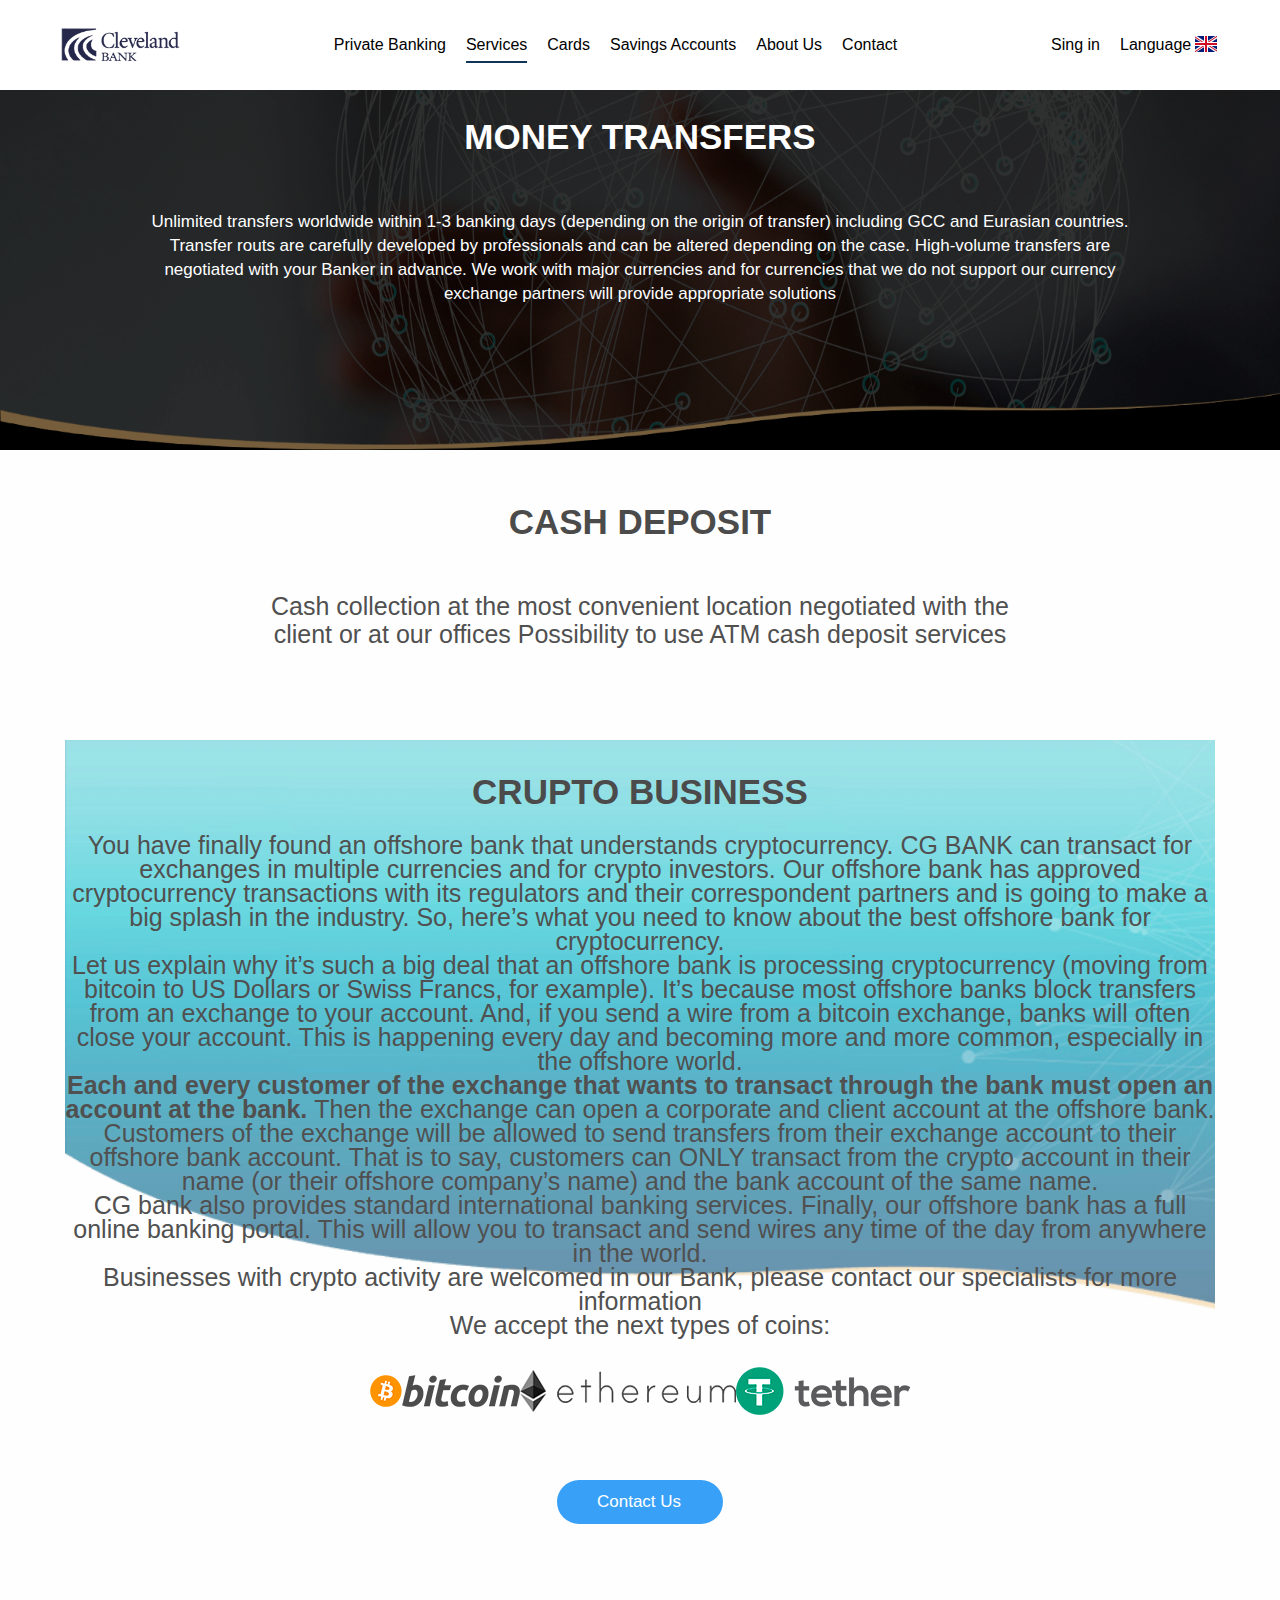
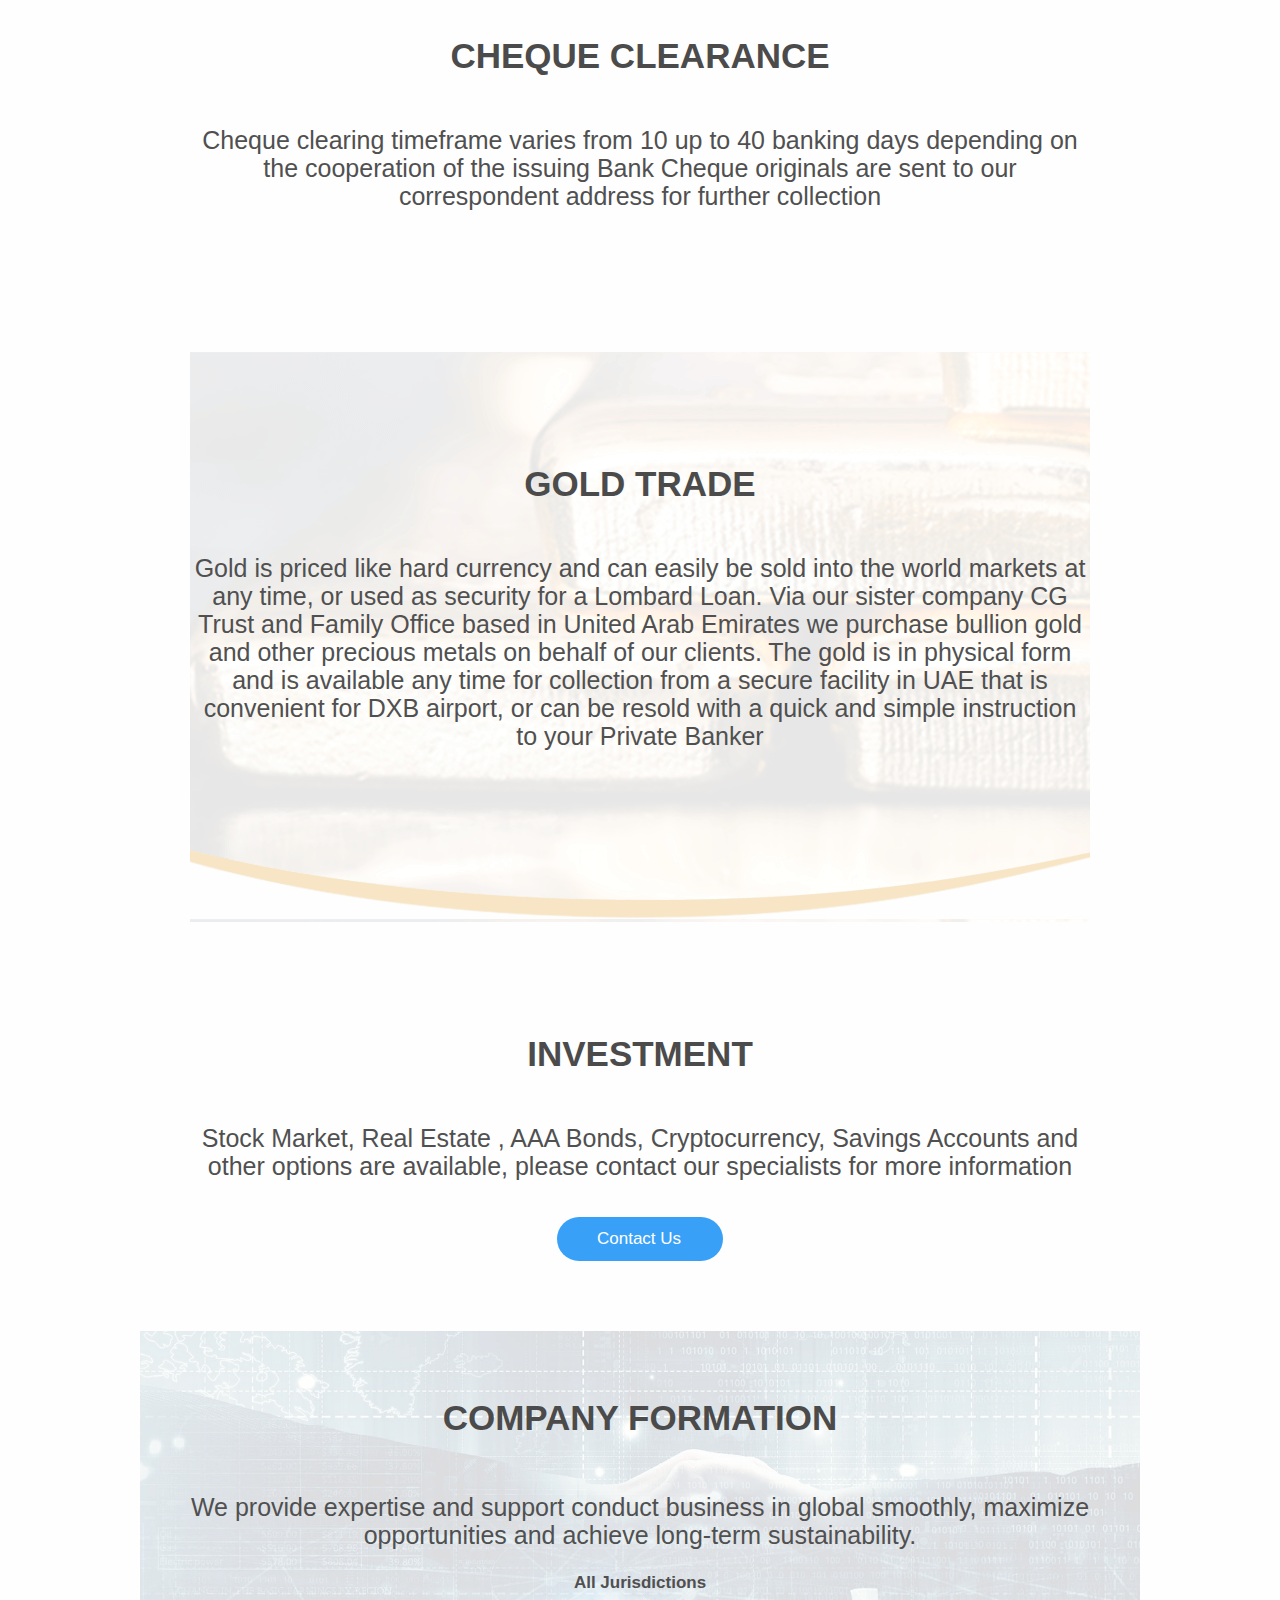
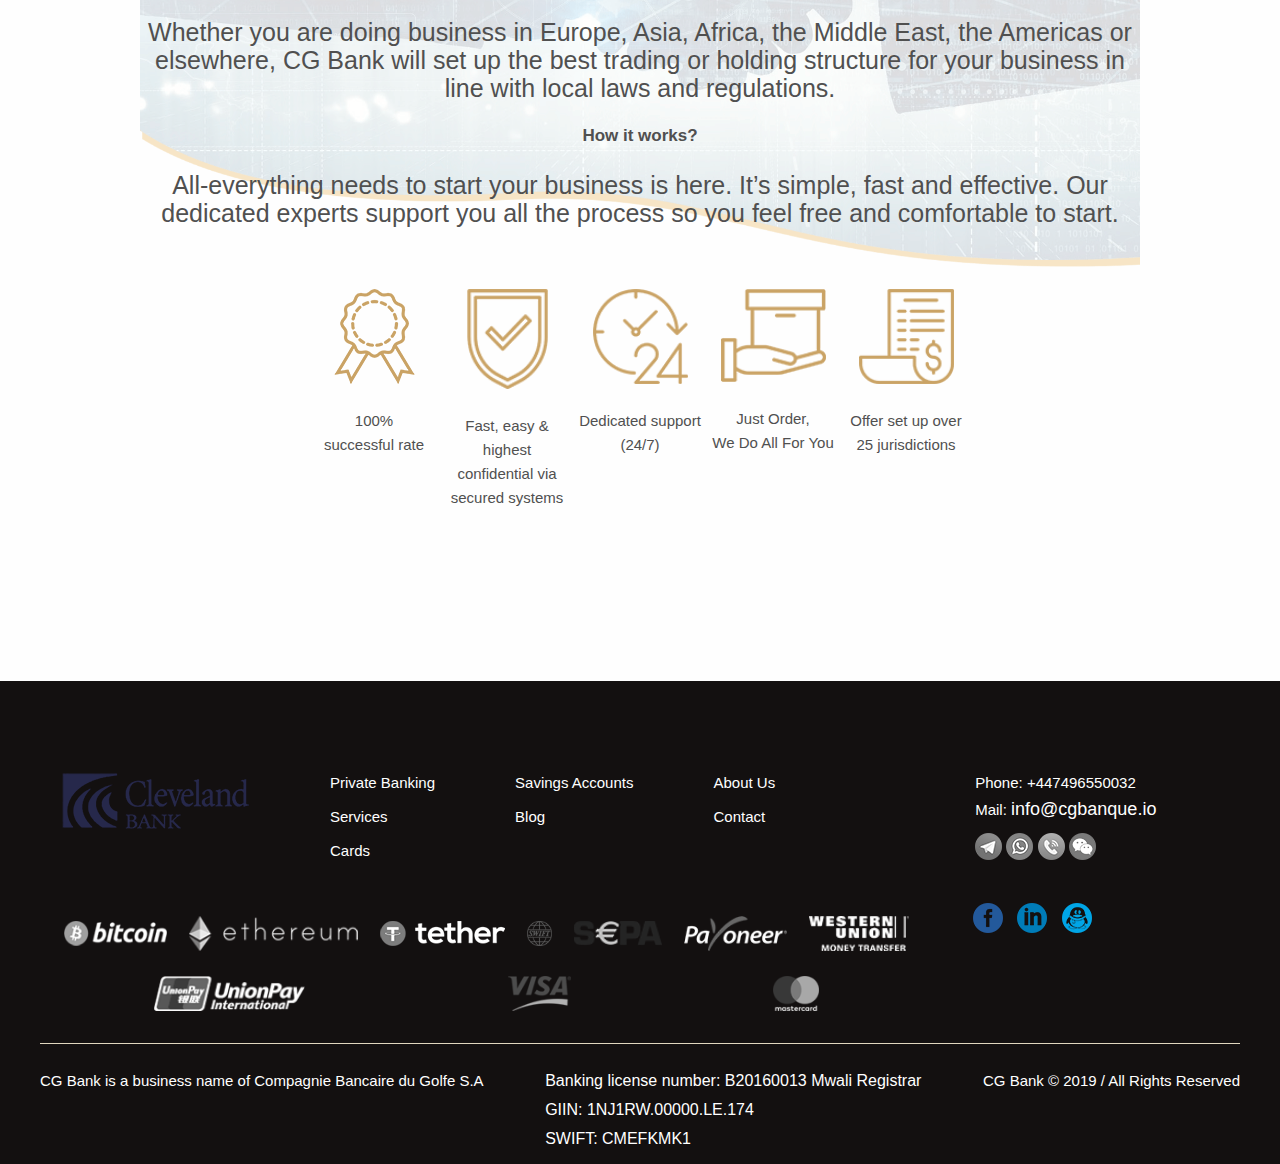
<file: services.html>
<!DOCTYPE html>
<html lang="en">

<head>
    <meta charset="UTF-8">
    <meta name="viewport" content="width=device-width, initial-scale=1.0">
    <meta http-equiv="X-UA-Compatible" content="ie=edge">
    <title>Services - CG Bank</title>
    <link
        href="https://fonts.googleapis.com/css?family=Open+Sans:100,300,400,600,700,800|Roboto:100,300,400,500,700,900&display=swap"
        rel="stylesheet">
    <link rel="stylesheet" href="common/header.css">
    <link rel="stylesheet" href="common/footer.css">
    <link rel="stylesheet" href="services/css/style.css">
    <link rel="stylesheet" href="common/header-media.css">
    <link rel="stylesheet" href="common/footer-media.css">
    <link rel="stylesheet" href="services/css/media.css">
</head>

<body>
    <main class="main">
        <button class="toTop hide"></button>
        <header class="header">
            <nav class="nav">
                <div class="nav-block">
                    <a href="index.html" class="nav__logo"></a>

                    <ul class="nav-wrapp">
                        <li class="nav-wrapp__item"><a class="nav-wrapp__link" href="private.html">Private
                                Banking</a></li>
                        <li class="nav-wrapp__item nav-wrap__item_active"><a class="nav-wrapp__link"
                                href="services.html">Services</a></li>
                        <li class="nav-wrapp__item"><a class="nav-wrapp__link" href="cards.html">Cards</a></li>
                        <li class="nav-wrapp__item"><a class="nav-wrapp__link" href="savingsAccounts.html">Savings
                                Accounts</a></li>
                        <li class="nav-wrapp__item"><a class="nav-wrapp__link" href="aboutUs.html">About Us</a></li>
                        <li class="nav-wrapp__item"><a class="nav-wrapp__link" href="contact.html">Contact</a></li>
                    </ul>
                    <div class="nav-btn">
                        <hr class="nav-btn__line">
                        <hr class="nav-btn__line">
                        <hr class="nav-btn__line">
                    </div>
                    <div class="nav-right-container">
                        <a href="#" class="nav__login">Sing in</a>
                        <div class="nav-language">
                            <span class="nav-language__text">Language</span>
                            <ul class="nav-language-wrap">
                                <li class="nav-language-wrap__item"><img class="nav-language-wrap__item-img"
                                        src="common/img/uk-flag.png" alt="" /></li>
                                <li class="nav-language-wrap__item"><img class="nav-language-wrap__item-img"
                                        src="common/img/cn-flag.png" alt="" /></li>
                                <li class="nav-language-wrap__item"><img class="nav-language-wrap__item-img"
                                        src="common/img/fr-flag.jpg" alt="" /></li>
                                <li class="nav-language-wrap__item"><img class="nav-language-wrap__item-img"
                                        src="common/img/es-flag.jpg" alt="" /></li>
                                <li class="nav-language-wrap__item"><img class="nav-language-wrap__item-img"
                                        src="common/img/ru-flag.png" alt="" /></li>
                            </ul>
                        </div>
                    </div>
                </div>
            </nav>
            <div class="header-caption">
                <h2 class="header-caption_style">MONEY TRANSFERS</h2>
            </div>
            <div class="header-text">
                <span class="header-text_style">
                    Unlimited transfers worldwide within 1-3 banking days (depending on the origin of transfer)
                    including GCC and Eurasian countries.
                    Transfer routs are carefully developed by professionals and can be altered depending on the case.
                    High-volume transfers are
                    negotiated with your Banker in advance. We work with major currencies and for currencies that we do
                    not support our currency
                    exchange partners will provide appropriate solutions
                </span>
            </div>
        </header>
        <section class="cash">
            <h2 class="cash__header section-header_style">CASH DEPOSIT</h2>
            <div class="cash-block-text">
                <span class="section-text_style">
                    Cash collection at the most convenient location negotiated with the client or at our offices
                    Possibility to use ATM cash deposit services
                </span>
            </div>
        </section>
        <section class="crupto">
            <h2 class="crupto__header section-header_style">CRUPTO BUSINESS</h2>
            <div class="crupto-block-text">
                <span class="crupto-block__text section-text_style">
                    You have finally found an offshore bank that understands cryptocurrency. CG BANK can transact for
                    exchanges
                    in multiple currencies and for crypto investors. Our offshore bank has approved cryptocurrency
                    transactions
                    with its regulators and their correspondent partners and is going to make a big splash in the
                    industry. So,
                    here’s what you need to know about the best offshore bank for cryptocurrency.
                </span>
                <span class="crupto-block__text section-text_style">
                    Let us explain why it’s such a big deal that an offshore bank is processing cryptocurrency (moving
                    from bitcoin to US Dollars or Swiss Francs, for example). It’s because most offshore banks block
                    transfers from an exchange to your account. And, if you send a wire from a bitcoin exchange, banks
                    will often close your account. This is happening every day and becoming more and more common,
                    especially in the offshore world.
                </span>
                <span class="crupto-block__text section-text_style">
                    <span class="crupto-block__text crupto-block__text_strong">
                        Each and every customer of the exchange that wants to transact through the bank must open an
                        account at the bank.
                    </span>
                    Then the exchange can open a corporate and client account at the offshore bank.
                </span>
                <span class="crupto-block__text section-text_style">
                    Customers of the exchange will be allowed to send transfers from their exchange account to their
                    offshore bank account. That is to say, customers can ONLY transact from the crypto account in their
                    name (or their offshore company’s name) and the bank account of the same name.
                </span>
                <span class="crupto-block__text section-text_style">
                    CG bank also provides standard international banking services. Finally, our offshore bank has a full
                    online banking portal. This will allow you to transact and send wires any time of the day from
                    anywhere in the world.
                </span>
                <span class="crupto-block__text section-text_style">
                    Businesses with crypto activity are welcomed in our Bank, please contact our specialists for more
                    information
                </span>
                <span class="crupto-block__text section-text_style">
                    We accept the next types of coins:
                </span>
            </div>
            <div class="crupto-block-img">
                <img src="services/img/bitcoin.png" alt="" class="crupto-block__img">
                <img src="services/img/ethereum.png" alt="" class="crupto-block__img">
                <img src="services/img/tether.png" alt="" class="crupto-block__img">
            </div>
            <div class="header-button">
                <a href="contact.html" class="header-button-link">Contact Us</a>
            </div>
        </section>
        <section class="clearance">
            <h2 class="clearance__header section-header_style">CHEQUE CLEARANCE</h2>
            <div class="clearance-block-text">
                <span class="section-text_style clearance-block__text">
                    Cheque clearing timeframe varies from 10 up to 40 banking days depending on the cooperation of the
                    issuing Bank
                    Cheque originals are sent to our correspondent address for further collection
                </span>
            </div>
        </section>
        <section class="gold-trade">
            <h2 class="section-header_style gold-trade__header">GOLD TRADE</h2>
            <div class="gold-trade-block-text">
                <span class="section-text_style gold-trade-block__text">
                    Gold is priced like hard currency and can easily be sold into the world markets at any time, or used
                    as security for
                    a Lombard Loan. Via our sister company CG Trust and Family Office based in United Arab Emirates we
                    purchase bullion gold
                    and other precious metals on behalf of our clients. The gold is in physical form and is available
                    any time for collection from
                    a secure facility in UAE that is convenient for DXB airport, or can be resold with a quick and
                    simple instruction to your Private Banker
                </span>
            </div>
        </section>
        <section class="investment">
            <h2 class="investment__header section-header_style">INVESTMENT</h2>
            <div class="investment-block-text">
                <span class="investment-block__text section-text_style">
                    Stock Market, Real Estate , AAA Bonds, Cryptocurrency, Savings Accounts and other options are
                    available, please contact
                    our specialists for more information
                </span>
            </div>
            <div class="header-button">
                <a href="contact.html" class="header-button-link">Contact Us</a>
            </div>
        </section>
        <section class="company-formation">
            <h2 class="section-header_style company-formation__header">COMPANY FORMATION</h2>
            <div class="company-formation-text-block">
                <span class="section-text_style">We provide expertise and support conduct business in global smoothly,
                    maximize opportunities and
                    achieve long-term sustainability.
                </span>
                <h2 class="company-formation__second-header">All Jurisdictions</h2>
                <span class="section-text_style">Whether you are doing business in Europe, Asia, Africa, the Middle
                    East, the Americas or elsewhere,
                    CG Bank will set up the best trading or holding structure for your business in line with local laws
                    and regulations.
                </span>
                <h2 class="company-formation__second-header">How it works?</h2>
                <span class="section-text_style">All-everything needs to start your business is here. It’s simple, fast
                    and effective. Our dedicated experts support
                    you all the process so you feel free and comfortable to start.
                </span>
            </div>
            <div class="company-formation-container">
                <div class="company-formation-container-block">
                    <img class="company-formation-container-block__img" src="services/img/quality.png" alt="">
                    <span class="company-formation-container-block__text">100%</span>
                    <span class="company-formation-container-block__text">successful rate</span>
                </div>
                <div class="company-formation-container-block">
                    <img class="company-formation-container-block__img company-formation-container-block__img_size-L"
                        src="services/img/protection.png" alt="">
                    <span class="company-formation-container-block__text">Fast, easy & highest </span>
                    <span class="company-formation-container-block__text">confidential via </span>
                    <span class="company-formation-container-block__text">secured systems</span>
                </div>
                <div class="company-formation-container-block">
                    <img class="company-formation-container-block__img company-formation-container-block__img_size-X"
                        src="services/img/hours.png" alt="">
                    <span class="company-formation-container-block__text">Dedicated support </span>
                    <span class="company-formation-container-block__text">(24/7)</span>
                </div>
                <div class="company-formation-container-block">
                    <img class="company-formation-container-block__img company-formation-container-block__img_size-XL"
                        src="services/img/gift.png" alt="">
                    <span class="company-formation-container-block__text">Just Order,</span>
                    <span class="company-formation-container-block__text"> We Do All For You</span>
                </div>
                <div class="company-formation-container-block">
                    <img class="company-formation-container-block__img company-formation-container-block__img_size-X"
                        src="services/img/receipt.png" alt="">
                    <span class="company-formation-container-block__text">Offer set up over </span>
                    <span class="company-formation-container-block__text">25 jurisdictions</span>
                </div>
            </div>
        </section>


        <section class="bottom-outer">
            <div class="bottom-outer-top-block">
                <aside class="bottom-outer-logo">
                    <a href="index.html"><img src="common/img/logoWhiteHeader.png" alt=""></a>
                </aside>
                <aside class="bottom-outer-nav">
                    <ul class="bottom-outer-nav-wrap">
                        <li class="bottom-outer-nav-wrap__item"><a href="private.html">Private Banking</a></li>
                        <li class="bottom-outer-nav-wrap__item"><a href="services.html">Services</a></li>
                        <li class="bottom-outer-nav-wrap__item"><a href="cards.html">Cards</a></li>
                    </ul>
                </aside>
                <aside class="bottom-outer-nav">
                    <ul class="bottom-outer-nav-wrap">
                        <li class="bottom-outer-nav-wrap__item"><a href="savingsAccounts.html">Savings Accounts</a></li>
                        <li class="bottom-outer-nav-wrap__item"><a href="blog.html">Blog</a></li>
                    </ul>
                </aside>
                <aside class="bottom-outer-nav">
                    <ul class="bottom-outer-nav-wrap bottom-outer-nav-wrap_margin-right">
                        <li class="bottom-outer-nav-wrap__item"><a href="aboutUs.html">About Us</a></li>
                        <li class="bottom-outer-nav-wrap__item"><a href="contact.html">Contact</a></li>
                    </ul>
                </aside>
                <aside class="bottom-outer-nav">
                    <div class="bottom-outer-nav-block">
                        <span class="bottom-outer-nav-block__text">Phone:</span>
                        <a href="tel:+447496550032" class="bottom-outer-nav-block__text">+447496550032</a>
                    </div>
                    <div class="bottom-outer-nav-block bottom-outer-nav-block_margin-bottom">
                        <span class="bottom-outer-nav-block__text">Mail:</span>
                        <a href="mailto:info@cgbanque.io" class="bottom-outer-nav-block__text_font">info@cgbanque.io</a>
                    </div>
                    <div class="bottom-outer-nav-block">
                        <a href="#" class="bottom-outer-nav-block__link"><img src="common/img/i-telegram (1).png"
                                alt="telegram"></a>
                        <a href="#" class="bottom-outer-nav-block__link"><img src="common/img/i-whatsapp (1).png"
                                alt="whatsapp"></a>
                        <a href="#" class="bottom-outer-nav-block__link"><img src="common/img/i-viber (1).png"
                                alt="viber"></a>
                        <a href="#" class="bottom-outer-nav-block__link"><img src="common/img/i-wechat.png"
                                alt="msng"></a>
                    </div>
                </aside>
            </div>
            <div class="bottom-outer-bottom-block">
                <aside class="bottom-outer-pay">
                    <div class="bottom-outer-pay-img">
                        <img src="common/img/headerBitcoin.png" alt="" class="bottom-outer-pay-img__item">
                        <img src="common/img/headerEhereum.png" alt=""
                            class="bottom-outer-pay-img__item bottom-outer-pay-img__item_height">
                        <img src="common/img/headerTether.png" alt="" class="bottom-outer-pay-img__item">
                        <img src="common/img/swift.png" alt="" class="bottom-outer-pay-img__item">
                        <img src="common/img/sepa.png" alt="" class="bottom-outer-pay-img__item">
                        <img src="common/img/payoneer.png" alt=""
                            class="bottom-outer-pay-img__item bottom-outer-pay-img__item_height">
                        <img src="common/img/western-union.png" alt=""
                            class="bottom-outer-pay-img__item bottom-outer-pay-img__item_height">
                        <img src="common/img/unionpay.png" alt=""
                            class="bottom-outer-pay-img__item bottom-outer-pay-img__item_height">
                        <img src="common/img/visa.png" alt=""
                            class="bottom-outer-pay-img__item bottom-outer-pay-img__item_height">
                        <img src="common/img/mastercard.png" alt=""
                            class="bottom-outer-pay-img__item bottom-outer-pay-img__item_height">
                    </div>
                    <div class="bottom-outer-pay-soc">
                        <a href="#" class="bottom-outer-pay-soc__item">
                            <img src="common/img/facebook.png" alt="">
                        </a>
                        <a href="#" class="bottom-outer-pay-soc__item">
                            <img src="common/img/linkedin.png" alt="">
                        </a>
                        <a href="#" class="bottom-outer-pay-soc__item">
                            <img src="common/img/qq.png" alt="">
                        </a>
                    </div>
                </aside>
            </div>
        </section>
        <footer class="footer">
            <div class="footer-wrap">
                <span class="footer-wrap__text">CG Bank is a business name of Compagnie Bancaire du Golfe S.A</span>
                <div class="footer-wrap-block">
                    <a href="#" class="footer-wrap__link">Banking license number: B20160013 Mwali Registrar</a>
                    <a href="#" class="footer-wrap__link">GIIN: 1NJ1RW.00000.LE.174</a>
                    <a href="#" class="footer-wrap__link">SWIFT: CMEFKMK1</a>
                </div>
                <span class="footer-wrap__text">CG Bank © 2019 / All Rights Reserved</span>
            </div>
        </footer>
        <script src="libs/jquery-3.4.1.min.js"></script>
        <script src="common/common.js"></script>
    </main>
</body>

</html>
</file>
<file: common/header.css>
body{
    margin: 0;
    padding:0;
}
a{
    text-decoration: none;
    color:#fff;
}
.section-header_style{
    color:#4c4b4b;
    font-size: 35px;
    font-family:Arial, Helvetica, sans-serif;
}
.section-text_style{
    font-size: 25px;
    color: #505050;
    line-height: 24px;
    font-family:Arial, Helvetica, sans-serif;
    
}
.toTop{
    position: fixed;
    width:50px;
    height: 50px;
    background-color: #6a6a6a;
    border:none;
    bottom: 50px;
    right: 20px;
    z-index: 4;
    -webkit-transition: background-color .3s ease-in-out;
    transition: background-color .3s ease-in-out;
    cursor: pointer;
}
.toTop:hover{
    background-color: #0f365a;
}
.toTop::after{
    display: block;
    content:"";
    width:10px;
    height: 10px;
    border-top: 2px solid #fff;
    border-left: 2px solid #fff;
    -webkit-transform: rotate(45deg);
            transform: rotate(45deg);
    margin-top:5px;
    margin-left:12px;
}
.toTop:focus{
    outline:none;
}
.hide{
    display: none;
}
.show{
    display: -webkit-box;
    display: -ms-flexbox;
    display: flex;
}

.main {
    background-color: #fefefe;
    font-family: 'Crimson Text', serif;
    line-height: 24px;
    display: -webkit-box;
    display: -ms-flexbox;
    display: flex;
    -webkit-box-orient: vertical;
    -webkit-box-direction: normal;
        -ms-flex-direction: column;
            flex-direction: column;
    -webkit-box-pack: center;
        -ms-flex-pack: center;
            justify-content: center;
    position: relative;
    font-family:Arial, Helvetica, sans-serif;
}
.header {
    position: relative;
    width: 100%;
    height: 700px;
    display: -webkit-box;
    display: -ms-flexbox;
    display: flex;
    -webkit-box-orient: vertical;
    -webkit-box-direction: normal;
    -ms-flex-direction: column;
    flex-direction: column;
    background-color: #000;
    color:#fff;
    -webkit-box-align: center;
    -ms-flex-align: center;
    align-items: center;
}
.header-video{
    opacity: .3;
    position: absolute;
    top: 0;
    left: 0;
    width: inherit;
    z-index: 1;
    height: 700px;
    display: -webkit-box;
    display: -ms-flexbox;
    display: flex;
    object-fit: cover;
    -webkit-box-orient: vertical;
    -webkit-box-direction: normal;
    -ms-flex-direction: column;
    flex-direction: column;
    color:#fff;
    -webkit-box-align: center;
    -ms-flex-align: center;
    align-items: center;
}
.nav {
    width: 100%;
    display: -webkit-box;
    display: -ms-flexbox;
    display: flex;
    background-color: #fff;
    -webkit-transition: background-color .5s;
    transition: background-color .5s;
    position: fixed;
    z-index: 2;
    top: 0;
    -webkit-box-pack: center;
        -ms-flex-pack: center;
            justify-content: center;
            color:#000;
}
.nav>a{
    color:#000
}
.nav-block{
    display: -webkit-box;
    display: -ms-flexbox;
    display: flex;
    height: 90px;
    -webkit-box-align: center;
    -ms-flex-align: center;
    align-items: center;
    width: 1160px;
    justify-content: space-between;
    font-family:Arial, Helvetica, sans-serif;
}
.nav__logo {
    width:120px;
    height: 36px;
    background-image: url(../common/img/logoWhiteHeader.png);
    background-size: cover;
    background-size: 120px 36px;
    background-repeat: no-repeat;
}
.nav-wrapp {
    display: -webkit-box;
    display: -ms-flexbox;
    display: flex;
    list-style: none;
    margin: 0 10px;
    padding: 0;
}
.nav-wrapp__item{
    -webkit-box-sizing: border-box;
            box-sizing: border-box;
    margin: 0 10px;
    height: 35px;
    display: -webkit-box;
    display: -ms-flexbox;
    display: flex;
    -webkit-box-align: center;
        -ms-flex-align: center;
            align-items: center;
    border-top: 2px solid transparent;
    border-bottom: 2px solid transparent;
    -webkit-transition: border-bottom 1s;
    transition: all .7s;
} 
.nav-wrapp__item:hover{
    border-bottom:2px solid #0f365a;
    border-top:2px solid #0f365a;
}
.nav-wrapp__link{
    color:#000
}
.nav-right-container{
    display: -webkit-box;
    display: -ms-flexbox;
    display: flex;
    -webkit-box-align: center;
        -ms-flex-align: center;
            align-items: center;
}
.nav-btn{
    display: none;
}
.nav__login {
    margin-right: 20px;
    -webkit-transition: color .5s;
    transition: color .5s;
    color:#000
}
.nav__login:hover{
    color:#0f365a;
}
.nav-language {
    cursor: pointer;
    display: -webkit-box;
    display: -ms-flexbox;
    display: flex;
    -webkit-box-align: center;
        -ms-flex-align: center;
            align-items: center; 
    position: relative;
    width: 100px;
}
.nav-language__text{
    cursor: pointer;
    -webkit-transition: color .5s;
    transition: color .5s
}
.nav-language__text:hover{
    color:#0f365a;
}
.nav-language-wrap {
    display: -webkit-box;
    display: -ms-flexbox;
    display: flex;
    list-style: none;
    -webkit-box-orient: vertical;
    -webkit-box-direction: normal;
        -ms-flex-direction: column;
            flex-direction: column;
    margin:0;
    padding:0;
    position: absolute;
    top:3px;
    left:75px;
}
.nav-language-wrap__item {
    margin-bottom: 5px;
    display: none;
}
.nav-language-wrap__item:nth-child(1){
    display: -webkit-box;
    display: -ms-flexbox;
    display: flex;
}
.nav-language-wrap:hover>.nav-language-wrap__item{
    display: -webkit-box;
    display: -ms-flexbox;
    display: flex;
}
.header-caption {
    z-index: 1;
    margin-top: 240px;
    font-size: 35px;
    line-height: 70%;
    letter-spacing: 6%;
    text-align: center;
    font-family:Arial, Helvetica, sans-serif
}
.header-caption-last {
    z-index: 1;
    font-size: 25px;
    line-height: 43px;
    font-weight: 400;
    font-family:Arial, Helvetica, sans-serif;
    display: -webkit-box;
    display: -ms-flexbox;
    display: flex;
    -webkit-box-orient: vertical;
    -webkit-box-direction: normal;
        -ms-flex-direction: column;
            flex-direction: column;
}
.header-button {
    z-index: 1;
    margin-top: 35px;
    width: 86px;
    padding: 10px 40px;
    background-color:#38a1f7;
    /* background-image: -webkit-linear-gradient(top, #EEDCB1, #BCA066); */
    border-radius: 50px;
    -webkit-transition: background-color 0.5s linear 0;
    transition: background-color 0.5s linear 0;
    font-size: 17px;
    font-family:Arial, Helvetica, sans-serif
}
.header-button:hover{
    background-image: -webkit-linear-gradient(top, #3e5eee, #0f365a);
}
.header-container-img {
    margin-top:130px;
    display:-webkit-box;
    display:-ms-flexbox;
    display:flex;
    width: 1160px;
    -webkit-box-pack: justify;
        -ms-flex-pack: justify;
    justify-content: space-between;
    margin-bottom:125px;
    -webkit-box-align: baseline;
        -ms-flex-align: baseline;
            align-items: baseline;
}
.header-container-img__etherium {
    padding-left: 20px;
}
.header-container-img__tether {
    padding-left: 20px;
}
.header-requisites {
    font-size:12px;
    letter-spacing: 4%;
    z-index: 1;
}
.header-requisites_swift {
    margin-right: 20px;
}
.header-requisites_giin{
    -webkit-transition: color .5s;
    transition: color .5s
}
.header-requisites_giin:hover{
    color:#0f365a;
}
.nav-wrap__item_active{
    border-bottom:2px solid #0f365a;
}
.hide-menu{
	position: fixed;
	justify-content: center;
	top:0;
	left: 0;
	width: 100%;
	height: 100%;
	z-index: 2;
	background-color: rgba(106, 106, 106, .95);
	overflow-y: none;
}
.hide-menu-close{
	width: 24px;
	height: 24px;
	display: block;
	position: absolute;
	right: 30px;
	border-radius: 3px;
	margin-top: 50px;
	transition: backround-color, .5s;
	cursor: pointer;
}
.hide-menu-close:hover{
	opacity: .3;
}
.hide-menu-close__item::after{
	content: "";
	display: block;
	width: 24px;
	height: 4px;
	border-radius: 3px;
	content: "";
	background-color:#fff;
	transform: rotate(80deg);
}
.hide-menu-close__item{
	width: 24px;
	height: 4px;
	display: block;
	border-radius: 3px;
	background-color:#fff;
	transform: rotate(50deg);
	transition: backround-color, .5s;
}
.hide-menu-block{
	display: flex;
	flex-direction: column;
	margin: 0 auto;
	margin-top:150px;
	width: 400px;
	height: 265px;
	background-color: #f3f3f3;
}
.hide-menu__header{
	width: auto;
	height: 32px;
	padding-top: 15px;
	background-color: rgb(229, 229, 229);
	background-image: linear-gradient(to top, rgba(131, 131, 131, 0.03) 0%, rgba(255, 255, 255, 0.03) 100%);
	text-align: center;
	font-family: 'Roboto', Arial, Helvetica, 'Nimbus Sans L', sans-serif;
	font-size: 18px;
	font-weight: 400;
	color: #4d4d4d;
	box-shadow: 0.5px 0.9px 0 rgba(0, 0, 0, 0.17), inset 0.5px 0.9px 0 white;
}
.hide-menu-block-login{
	display: flex;
	flex-direction: column;
	align-items:center;
	justify-content: space-around;
}
.hide-menu__input-style{
	box-sizing: border-box;
	height: 40px;
	width: 370px;
	background-color: #e0e0e0;
	border-radius: 5px;
	border:none;
	padding-left: 40px;
	color:#4d4d4d;
	box-shadow: 0.5px 0.9px 0 white, inset 1px 1.7px 2px rgba(0, 0, 0, 0.07);
}
.hide-menu__input-style:focus::-webkit-input-placeholder { color:transparent; }
.hide-menu__id{
	margin: 23px 0;
}
.hide-menu__pass{
	display: flex;
	height: 40px;
	width: 370px;
	margin-bottom: 20px;
}
.hide-menu-btn-block{
    display: flex;
    flex-direction: row;
	background-color: rgb(233, 233, 233);
	height: 70px;
	box-shadow: 0 -1px 0 rgba(207, 207, 207, 0.75), inset 0.5px 0.9px 0 white;
}
.hide-menu-btn-block__btn{
	display: flex;
	height: 35px;
	padding: 0 35px;
	background-color: rgb(229, 229, 229);
	background-image: linear-gradient(to top, #c78800 0%, #ffae00 100%);
	border: 1px solid #ffae00;
	border-radius: 4px;
	color: rgb(243, 243, 243);
	font-size: 16px;
	font-weight: 400;
	margin: auto;
	margin-top:25px;
    cursor: pointer;
    transition: all 1s;
}
.hide-menu-btn-block__btn:active{
    background-image: linear-gradient(to top, #c78800 0%, #c48600 100%);
}
input:focus{
	outline: none;
}
.registration{
    display: none;
    position:fixed;
    z-index: 3;
    width: 100%;
    height: 100%;
    top: 0;
    left: 0;
    background-color: rgba(106, 106, 106, .95);
    font-family: 'Roboto', Arial, Helvetica, 'Nimbus Sans L', sans-serif;
}
.registration__btn-close{
    position: absolute;
    right: 30px;
    top:50px;    
}
.registration-block{
    display: flex;
    flex-direction: column;
    margin: 170px auto;
    width: 400px;
    height: 300px;
    background-color: rgb(229, 229, 229);
}
.registration-block__header{
    text-align: center;
    color:#4d4d4d;
}
.registration-block-input{
    display: flex;
    flex-direction: column;
    height: 120px;
    justify-content:space-between;
    width: 100%;
    align-items: center; 
}
.registration-block_input-style{
    width: 250px;
    height: 30px;
    padding: 5px 20px;
    font-size: 20px;
}
.registration-block_input-style:focus::-webkit-input-placeholder { color:transparent; }
.registration-block-submit{
    display: flex;
    height: 100px;
    justify-content: flex-end;
    align-items: center;
}
.registration-block__submit{
    margin-right: 30px;
}
</file>
<file: common/footer.css>
.bottom-outer{
    height: 363px;
    background-color:#131010;
    display:-webkit-box;
    display:-ms-flexbox;
    display:flex;
    -webkit-box-orient: vertical;
    -webkit-box-direction: normal;
        -ms-flex-direction: column;
            flex-direction: column;
    -webkit-box-align: center;
        -ms-flex-align: center;
            align-items: center;
}
.bottom-outer-top-block{
    -webkit-box-sizing: border-box;
            box-sizing: border-box;
    width:1200px;
    margin-top:90px;
    display: -webkit-box;
    display: -ms-flexbox;
    display: flex;
    -webkit-box-align: start;
        -ms-flex-align: start;
            align-items: flex-start;
    padding:0 20px;
    margin-bottom: 30px;
}
.bottom-outer-logo{
    width: 190px;
    height: 40px;
}
.bottom-outer-nav-wrap{
    margin:0;
    padding: 0;
    margin-left:80px;
    list-style: none;
}
.bottom-outer-nav-wrap_margin-right{
    margin-right:200px;
}
.bottom-outer-nav-wrap__item{
    margin-bottom: 10px;
    font-size: 15px;
    line-height: 24px;
}
.bottom-outer-nav-block{
    font-size: 15px;
    line-height: 24px;
}
.bottom-outer-nav-block__text{
    color:#fff;
}
.bottom-outer-nav-block__text_font{
    font-size: 18px;
    line-height: 28px;
}
.bottom-outer-nav-block_margin-bottom{
    margin-bottom: 10px;
}
.bottom-outer-nav-block__link{
    margin: 0;
    padding: 0;
}




.bottom-outer-bottom-block{
    display: -webkit-box;
    display: -ms-flexbox;
    display: flex;
    width: 1200px;
    border-bottom: 1px solid #e0d7bf
}
.bottom-outer-pay{
    display: -webkit-box;
    display: -ms-flexbox;
    display: flex;
    height: auto;
    margin-bottom: 20px;
}
.bottom-outer-pay-img{
    display: -webkit-box;
    display: -ms-flexbox;
    display: flex;
    -ms-flex-pack: distribute;
        justify-content: space-around;
    -webkit-box-align: center;
        -ms-flex-align: center;
            align-items: center;
    height: 120px;
    width: 868px;
    -ms-flex-wrap: wrap;
        flex-wrap: wrap;
    margin: 0 20px;
    filter: grayscale(1)
}
.bottom-outer-pay-img__item{
    margin-right: 15px;
    width: auto;
    height: auto;
    height: 25px;
}
.bottom-outer-pay-img__item_height{
    height: 35px;
}
.bottom-outer-pay-soc{
    width: 211px;
    margin-left: 25px;
}
.bottom-outer-pay-soc__item{
    margin-right: 10px;
}




.footer{
    background-color:#131010;
    height: 120px;
    display: -webkit-box;
    display: -ms-flexbox;
    display: flex;
    -webkit-box-pack: center;
        -ms-flex-pack: center;
            justify-content: center;
    
}
.footer-wrap{
    display: -webkit-box;
    display: -ms-flexbox;
    display: flex;
    -webkit-box-pack: justify;
        -ms-flex-pack: justify;
            justify-content: space-between;
    margin-top:25px;
    width: 1200px;
}
.footer-wrap__text{
    color:#fff;
    font-size: 15px;
    line-height: 24px;
    font-weight: 300;
}
.footer-wrap-block{
    display: -webkit-box;
    display: -ms-flexbox;
    display: flex;
    -webkit-box-orient: vertical;
    -webkit-box-direction: normal;
        -ms-flex-direction: column;
            flex-direction: column;
}
.footer-wrap__link{
    margin-bottom: 5px;
}
</file>
<file: mainPage/css/style.css>
/* ***********************************    online-bank    *************************************** */
.online-bank{
    display: -webkit-box;
    display: -ms-flexbox;
    display: flex;
    -webkit-box-orient: vertical;
    -webkit-box-direction: normal;
        -ms-flex-direction: column;
            flex-direction: column;
    height: 600px;
    width: auto;
    -webkit-box-pack: center;
        -ms-flex-pack: center;
            justify-content: center;
    -webkit-box-align: center;
        -ms-flex-align: center;
background-image: url(../img/online-bankink-bg.png);
background-repeat: no-repeat;
background-position: right;
background-size: 100%
}
.online-bank-block{
    margin-left: 180px;
}
.online-bank__header{
    margin-bottom: 0px;
    text-transform: uppercase;
    font-family:Arial, Helvetica, sans-serif;
    letter-spacing: 2px;
    font-size: 25px;
    margin-top: 10px;
    color:#181818
}
.online-bank__text{
    max-width: 850px;
    text-align: center;
}
.online-bank__btn{
    display: flex;
    margin-top: 40px;
    width: 48px;
    padding: 8px 45px;
    background-color:#38a1f7;
    border-radius: 50px;
    -webkit-transition: background-image 0.5s linear 0;
    transition: background-image 0.5s linear 0;
    cursor: pointer;
    font-family:Arial, Helvetica, sans-serif;
    font-size: 17px;
}
.online-bank__btn:hover{
    background-color:#0f365a;
    background-image: -webkit-linear-gradient(top, #3e5eee, #0f365a);
}
/* ***********************************    swift-iban    *************************************** */
.swift-iban{
    display: -webkit-box;
    display: -ms-flexbox;
    display: flex;
    -webkit-box-orient: vertical;
    -webkit-box-direction: normal;
        -ms-flex-direction: column;
            flex-direction: column;
    height: 405px;
    background-image: url(../img/swift-iban-bg.png);
    padding: 100px 0;
    background-position: -40px;
    background-size: 80%;
    background-repeat: no-repeat;
}
.swift-iban-block{
    align-self: flex-end;
    margin-right: 180px;
}
.swift-iban__header{
    margin: 10px 10px 25px 0px;
    color: #181818;
    font-family:Arial, Helvetica, sans-serif;
    letter-spacing: 2px;
}
.swift-iban__header:nth-child(2){
    margin: 10px 10px 50px 0px;
}
.swift-iban-container{
    display: -webkit-box;
    display: -ms-flexbox;
    display: flex;
    -webkit-box-orient: vertical;
    -webkit-box-direction: normal;
        -ms-flex-direction: column;
            flex-direction: column;
    text-align: center;
    max-width: 650px;
}
.swift-iban-container__text{
    margin-bottom: 5px;
    font-size: 25px;
    font-family:Arial, Helvetica, sans-serif;
    color: #181818;
    line-height: 140%;
    text-align: left;
}
.swift-iban-container__text:nth-child(1){
    margin-bottom: 24px;
}
.swift-iban-container__text:nth-child(2){
    margin-bottom: 25px;
}
.swift-iban-container__text:nth-child(3){
    font-size: 17px;
}
.swift-iban-container__text:nth-child(4){
    font-size: 17px;
}
/* ***********************************    assistance    *************************************** */
.assistance{
    display: -webkit-box;
    display: -ms-flexbox;
    display: flex;
    justify-content: space-between;
    -webkit-box-align: center;
        -ms-flex-align: center;
            align-items: center;
    height: 377px;
    margin-left: 30px;
    padding: 100px 0;
}
@keyframes fadeInRight {
    from {
      opacity: 0;
      -webkit-transform: translate3d(100%, 0, 0);
      transform: translate3d(100%, 0, 0);
    }
  
    to {
      opacity: 1;
      -webkit-transform: translate3d(0, 0, 0);
      transform: translate3d(0, 0, 0);
    }
  }
  
.fadeInRight {
    -webkit-animation-name: fadeInRight;
    animation-name: fadeInRight;
    animation-duration: 1s;
  }
.assistance__img{
      background-image: url(../img/phone.png);
      background-size: 160%;
      background-repeat: no-repeat;
      background-position-x:-165px; 
      width: 600px;
      height: 577px;
  }
.assistance__header{
    color: #181818;
    font-family:Arial, Helvetica, sans-serif;
}
.assistance__text{
    opacity: 0;
    text-align: left;
    max-width: 40%;
    font-size: 25px;
    font-family:Arial, Helvetica, sans-serif;
    letter-spacing: 0px;
    line-height: 140%;
    color: #181818;
    margin-left: 160px;
}
@-webkit-keyframes fadeInLeft {
    from {
      opacity: 0;
      -webkit-transform: translate3d(-100%, 0, 0);
      transform: translate3d(-100%, 0, 0);
    }
  
    to {
      opacity: 1;
      -webkit-transform: translate3d(0, 0, 0);
      transform: translate3d(0, 0, 0);
    }
  }
  
  @keyframes fadeInLeft {
    from {
      opacity: 0;
      -webkit-transform: translate3d(-100%, 0, 0);
      transform: translate3d(-100%, 0, 0);
    }
  
    to {
      opacity: 1;
      -webkit-transform: translate3d(0, 0, 0);
      transform: translate3d(0, 0, 0);
    }
  }
  
  .fadeInLeft {
    -webkit-animation-name: fadeInLeft;
    animation-name: fadeInLeft;
    animation-delay: 1s;
    animation-duration: 1s;
    animation-fill-mode: forwards;
  }
  .fadeInLeftNow {
    -webkit-animation-name: fadeInLeft;
    animation-name: fadeInLeft;
    animation-duration: 1s;
    animation-fill-mode: forwards;
    
  }
/* ***********************************    openAccount    *************************************** */
.openAccount{
    height: 600px;
    display: -webkit-box;
    display: -ms-flexbox;
    display: flex;
    justify-content: center;
    -webkit-box-orient: vertical;
    -webkit-box-direction: normal;
        -ms-flex-direction: column;
            flex-direction: column;
    -webkit-box-align: center;
        -ms-flex-align: center;
            align-items: center;
    background-image: url(../img/openAccount.png);
    background-size: cover;
    background-repeat: none;
}
.openAccount__header{
    padding-bottom: 50px;
    margin-bottom: 0
}
.openAccount__text{
    text-align: center;
    max-width: 850px;
    margin-bottom: 15px;
    font-size: 25px;    
}
.openAccount__btn{
    display: flex;
    margin-top: 40px;
    width: 126px;
    padding: 13px 45px;
    background-color:#38a1f7;
    border-radius: 50px;
    -webkit-transition: background-image 0.5s linear 0;
    transition: background-image 0.5s linear 0;
    cursor: pointer;
}
.openAccount__btn:hover{
    background-color:#0f365a;
    background-image: -webkit-linear-gradient(top, #3e5eee, #0f365a);
}
/* ***********************************  benefits    *************************************** */
.benefits{
    height: 708px;
    width:1200px;
    display: -webkit-box;
    display: -ms-flexbox;
    display: flex;
    -webkit-box-orient: vertical;
    -webkit-box-direction: normal;
        -ms-flex-direction: column;
            flex-direction: column;
    -webkit-box-pack:center;
        -ms-flex-pack:center;
            justify-content:center;
    -ms-flex-item-align: center;
        align-self: center;
    color: #505050;
}
.benefits__header{
    padding-left: 10px;
    /* font-size: 22px; */
    line-height: 35px;
    /* font-weight: 400; */
    margin: 0;
    margin-bottom: 10px;
    color:#505050;
    font-family:Arial, Helvetica, sans-serif;
}
.benefits-wrapp{
    padding-left: 40px;
    margin: 0;
    margin-bottom: 30px;
    list-style-image: url(../img/check.png);
    list-style-position: 5px;
}
.benefits-wrap-item{
    padding-top: 25px;
}
.benefits-wrap-item__text{
    position: relative;
    top: -5px;
    font-size: 25px;
}
.benefits__btn{
    margin-top: 10px;
    width: 107px;
    padding: 13px 45px;
    background-color:#38a1f7;
    border-radius: 50px;
    -webkit-transition: background-image 0.5s linear 0;
    transition: background-image 0.5s linear 0;
    cursor: pointer;
    margin-left: 25px;
}
.benefits__btn:hover{
    background-color:#0f365a;
    background-image: -webkit-linear-gradient(top, #3e5eee, #0f365a);
}
/* ***********************************   aboutUs    *************************************** */
.aboutUs{
    height: 676px;
    display: -webkit-box;
    display: -ms-flexbox;
    display: flex;
    -webkit-box-orient: vertical;
    -webkit-box-direction: normal;
        -ms-flex-direction: column;
            flex-direction: column;
    -webkit-box-align: center;
        -ms-flex-align: center;
            align-items: center;
    background-image: url(../img/aboutCGBank.png);
    background-repeat: no-repeat;
    background-size: cover;
    padding: 100px 0
}
.aboutUs__header{
    margin-top:140px;
    margin-bottom:50px;
}
.aboutUs__text{
    max-width: 850px;
    text-align: center;
    margin-bottom:25px;
}
.aboutUs__btn{
    margin-top: 30px;
    width: 90px;
    padding: 13px 45px;
    background-color:#38a1f7;
    border-radius:50px;
    -webkit-transition: background-image 0.5s linear 0;
    transition: background-image 0.5s linear 0;
    cursor: pointer;
    text-align: center
}
.aboutUs__btn:hover{
    background-color:#0f365a;
    background-image: -webkit-linear-gradient(top, #3e5eee, #0f365a);
}
/* ***********************************   offices    *************************************** */
.offices{
    display: -webkit-box;
    display: -ms-flexbox;
    display:none;
    -webkit-box-orient: vertical;
    -webkit-box-direction: normal;
        -ms-flex-direction: column;
            flex-direction: column;
    -webkit-box-align: center;
        -ms-flex-align: center;
            align-items: center;
    height: 790px;
    padding-bottom: 100px;
}
.offices__header{
    margin-top:70px;
    padding-bottom: 50px;
}
.offices-container{
    display: -webkit-box;
    display: -ms-flexbox;
    display: flex;
    width: 1200px;
}
.offices-container-left{
    margin: 0 3%;
    width: 44%;
    display: -webkit-box;
    display: -ms-flexbox;
    display: flex;
    -webkit-box-orient: vertical;
    -webkit-box-direction: normal;
        -ms-flex-direction: column;
            flex-direction: column;
}
.offices-container-left-1st-block{
    display: -webkit-box;
    display: -ms-flexbox;
    display: flex;
    -webkit-box-orient: vertical;
    -webkit-box-direction: normal;
        -ms-flex-direction: column;
            flex-direction: column;
    -webkit-box-pack: center;
        -ms-flex-pack: center;
            justify-content: center;
    margin-bottom: 40px;
}
.offices-container__header{
    font-size: 23px;
    line-height: 43px;
    font-weight: 400;
    padding: 30px 0;
    margin: 0;
    font-family: 'Crimson Text', serif;
}
.offices-container__text_main{
    font-weight: bold;
    margin-top: 20px;
    font-family: 'Crimson Text', serif;
}
.offices-container__phone{
    font-weight: bold;
    margin-top:25px;
}
.offices-container-left-2st-block{
    display: -webkit-box;
    display: -ms-flexbox;
    display: flex;
    -webkit-box-orient: vertical;
    -webkit-box-direction: normal;
        -ms-flex-direction: column;
            flex-direction: column;
}
.offices-container-right{
    margin: 0 3%;
    width: 44%;
}
.offices-container-right-1st-block{
    display: -webkit-box;
    display: -ms-flexbox;
    display: flex;
    -webkit-box-orient: vertical;
    -webkit-box-direction: normal;
        -ms-flex-direction: column;
            flex-direction: column;
}
.offices-container-img{
    margin-top: 10px;
}
.offices-container_margin-right{
    margin-right: 3px;
}
.offices-container-right-2st-block{
    display: -webkit-box;
    display: -ms-flexbox;
    display: flex;
    -webkit-box-orient: vertical;
    -webkit-box-direction: normal;
        -ms-flex-direction: column;
            flex-direction: column;
}
.offices-container-right-3st-block{
    display: -webkit-box;
    display: -ms-flexbox;
    display: flex;
    -webkit-box-orient: vertical;
    -webkit-box-direction: normal;
        -ms-flex-direction: column;
            flex-direction: column;
}
.offices-container__mail_font{
    font-size: 25px;
    font-weight: 400;
    color: #505050;
    margin-bottom: 0;
}
.offices-container__mail{
    color: #505050;
    font-size: 15px;
    line-height: 24px;
}
.company-formation-container{
    display: flex;
    justify-content: space-between;
    max-width: 1050px;
    margin-top:60px;
}
.company-formation-container-block{
    display: flex;
    flex-direction: column;
    text-align: center;
    width: 133px;
}
.company-formation-container-block__img{
    display: block;
    margin-bottom:25px;
    align-self: center;
    line-height: 0;
    width: 81px;
    background-size: 100%;
}
.company-formation-container-block__img_size-L{
    background-size: 70%;
}
.company-formation-container-block__img_size-X{
    background-size: 140%;
    width: 95px
}
.company-formation-container-block__img_size-XL{
    background-size: 140%;
    width: 105px
}
.company-formation-container-block__text{
    font-size: 15px;
    color:#505050;
    line-height: 24px;
    text-align: center;
}
</file>
<file: mainPage/css/media.css>
@media (max-width:1400px){
    .header-container-img{
        margin-top:50px;
    }
}
@media (max-width:1230px){
    .nav-wrapp{
        padding-right: 40px;
    }
    .header{
        background-size: cover;
        background-position: center;
    }
    .header-container-img{
        width:90%;
    }
    .benefits{
    width: 1000px
    }
    .benefits__header{
        width: 900px;
        display: -webkit-box;
        display: -ms-flexbox;
        display: flex;
        -ms-flex-item-align: center;
            align-self: center;
    }
    .benefits-wrapp{
        width: 900px;
        display: -webkit-box;
        display: -ms-flexbox;
        display: flex;
        -webkit-box-orient: vertical;
        -webkit-box-direction: normal;
            -ms-flex-direction: column;
                flex-direction: column;
        -ms-flex-item-align: center;
            align-self: center;
    }
    .offices-container{
        width: 1000px
    }
    .bottom-outer-top-block{
        width: 1000px
    }
    .bottom-outer-nav-wrap_margin-right{
        margin-right: 50px;
    }
    .bottom-outer-bottom-block{
        width:1000px;
        -webkit-box-pack: center;
            -ms-flex-pack: center;
                justify-content: center;
    }
    .bottom-outer-pay{
        -webkit-box-pack: center;
            -ms-flex-pack: center;
                justify-content: center;
        margin-left: 50px;
    }
    .bottom-outer-pay-img{
        width: 600px;
    }
    .bottom-outer-pay-soc{
        width: 150px;
    }
    .footer-wrap{
        width:1000px;
    }
}
@media (max-width:1024px){
    .nav{
        width:100%;
        height: 140px;
    }
    .nav-block{
        width:700px;
        height: 140px;
        -webkit-box-orient: vertical;
        -webkit-box-direction: normal;
            -ms-flex-direction: column;
                flex-direction: column;
    }
    .nav__logo{
        margin-top: 20px;
    }
    .header-container-img{
        -webkit-box-orient: vertical;
        -webkit-box-direction: normal;
            -ms-flex-direction: column;
                flex-direction: column;
        -webkit-box-align: center;
            -ms-flex-align: center;
                align-items: center;
    }
    .offices-container{
        width: 100%;
    }
    .benefits{
        width :100%;
    }
    .benefits-wrapp{
        width:90%;
    }
    .benefits__header{
        width: 90%;
    }
    .bottom-outer-top-block{
        width: 800px;
        margin-top:40px;
    }
    .bottom-outer-nav-wrap{
        margin-left:20px;
    }
    .bottom-outer-bottom-block{
        width: 800px;
    }
    .footer-wrap{
        width: 800px;
    }
    .footer{
        height: 130px;
    }
    .footer-wrap{
        margin-top:0;
        -webkit-box-orient: vertical;
        -webkit-box-direction: normal;
            -ms-flex-direction: column;
                flex-direction: column;
        -webkit-box-align: center;
            -ms-flex-align: center;
                align-items: center;
        margin-bottom: 15px;
    }
    .footer-wrap-block{
        -webkit-box-align: center;
            -ms-flex-align: center;
                align-items: center
    }
}
@media (max-width:900px){
    .bottom-outer{
        height: 400px;
    }
    .bottom-outer-bottom-block{
        height: 200px;
    }
    .bottom-outer-pay{
        -webkit-box-orient: vertical;
        -webkit-box-direction: normal;
            -ms-flex-direction: column;
                flex-direction: column;
    }
    .bottom-outer-pay-soc{
        margin-top:10px;
        -ms-flex-item-align: center;
            align-self: center;
    }
}
@media (max-width:820px){
    .header-caption{
        font-size:1.5em;
        line-height: 30px;
    }
    .main{
        width: auto;
    }
    .header{
        width:100%;
    }
    .nav{
        width:100%;
    }
    .nav-block{
        width: auto;
    }
    .benefits{
        height: 800px;
    }
    .online-bank__text{
        max-width: 600px;
    }
    .aboutUs__text{
        max-width: 600px;
    }
    .assistance__text{
        max-width: 600px;
    }
    .bottom-outer{
        height: 650px;
        -ms-flex-line-pack: center;
            align-content: center
    }
    .bottom-outer-pay{
        margin-left: 0;
    }
    .bottom-outer-top-block{
        -webkit-box-orient: vertical;
        -webkit-box-direction: normal;
            -ms-flex-direction: column;
                flex-direction: column;
        height: 350px;
        -webkit-box-align: center;
            -ms-flex-align: center;
                align-items: center;
        width: 600px;
    }
    .bottom-outer-bottom-block{
        width: 600px;
    }
    .bottom-outer-nav-wrap{
        margin: 0;
        text-align: center;
    }
    .bottom-outer-nav-wrap_margin-right{
        margin: 0;
    }
    .bottom-outer-nav{
        text-align: center;
    }
}
@media (max-width:661px){
    .changeHeight{
        height: 350px;
    }
    .nav{
        background-color: rgba(0, 0, 0, 0.767);
        -webkit-transition: height, .5s;
        transition: height, .5s;
    }
    .nav-block{
        -webkit-box-pack: center;
            -ms-flex-pack: center;
                justify-content: center;
        -webkit-box-align: center;
            -ms-flex-align: center;
                align-items: center;
        -webkit-transition: height, .5s;
        transition: height, .5s;
    }
    .nav__logo{
        margin-top:0;
    }
    .nav-wrapp{
        display: none;
        -webkit-box-ordinal-group: 4;
            -ms-flex-order: 3;
                order: 3;
        -webkit-box-orient: vertical;
        -webkit-box-direction: normal;
            -ms-flex-direction: column;
                flex-direction: column;
        margin:0;
        padding: 0
    }
    .nav-wrapp__item:hover{
        border-bottom: none;
    }
    .nav-btn{
        display: -webkit-box;
        display: -ms-flexbox;
        display: flex;
        width: 27px;
        height: 20px;
        /* border:2px solid #fff; */
        -ms-flex-item-align: center;
            align-self: center;
        margin-top:10px;
        -webkit-box-orient: vertical;
        -webkit-box-direction: normal;
            -ms-flex-direction: column;
                flex-direction: column;
        -webkit-box-pack: justify;
            -ms-flex-pack: justify;
                justify-content: space-between;
        cursor: pointer;
    }
    .nav-btn:hover .nav-btn__line{
        background-color: #bfa268;
        border:1px solid #bfa268
    }
    .nav-btn__line{
        width: 27px;
        height: 2px;
        background-color: #fff;
        margin: 0;
        padding: 0;
        border-radius: 2px;
        -webkit-transition: border, .5s;
        transition: border, .5s;
    }
    .nav-btn__line-1st{
        transform: rotate(40deg)translateX(2px);
        margin-top:11px;
    }
    .nav-btn__line-2st{
        transform: rotate(-40deg) translateY(-1px);
        margin-bottom: 11px;

    }
    .nav-right-container{
        margin-top: 15px;
    }
    .nav-wrapp__item{
        width: auto;
        margin:0;
        -webkit-box-pack: center;
            -ms-flex-pack: center;
                justify-content: center;
        -webkit-transition: none;
        transition: none;  
    }
    .nav-wrapp__link::after{
        -webkit-transition: border-bottom, .5s;
        transition: border-bottom, .5s;
    }
    .nav-wrapp__link:hover.nav-wrapp__link::after{
        content: "";
        width: auto;
        height: 2px;
        display: block;
        border-bottom:2px solid #bfa268;
    }
    .header-caption__text{
        font-size: 1.3em;
    }
    .header-container-img_around{
        display: flex;
        flex-wrap: wrap;
        justify-content: space-around
    }
    .online-bank__header{
        font-size: 1.4em;
    }
    .swift-iban__header{
        font-size: 1.3em;
        text-align: center;
    }
    .header-requisites{
        text-align: center;
    }
    .assistance{
        height: 200px;
    }
    .assistance__header{
        font-size: 1.3em;
        padding-top:30px;
    }
    .openAccount{
        height: 400px;
    }
    .openAccount__header{
        font-size: 1.3em;
    }
    .benefits{
        height: 1250px;
    }
    .benefits-wrapp{
        width: 80%
    }
    .aboutUs{
        height: 450px;
    }
    .aboutUs__header{
        font-size: 1.3em;
    }
    .offices__header{
        font-size: 1.3em;
        padding-top:30px;
        margin-top: 20px;
        padding-bottom: 0;
    }
    .offices{
        width: auto;
        height: auto;
        padding-bottom: 30px;
    }
    .offices-container{
        -webkit-box-orient: vertical;
        -webkit-box-direction: normal;
            -ms-flex-direction: column;
                flex-direction: column;
    }
    .offices-container-left{
        width: 95%;
    }
    .offices-container__header{
        padding-bottom: 0;
    }
    .offices-container-left-1st-block{
        margin-bottom: 0;
    }
    .offices-container-right{
        width: 95%;
    }
    .bottom-outer{
        height: 900px;
    }
    .bottom-outer-bottom-block{
        width: auto;
        height: 450px;
    }
    .bottom-outer-pay{
        width: auto;
    }
    .bottom-outer-pay-img{
        width: auto;
        height: 500px;
        margin:0 10px;
    }
    .bottom-outer-top-block{
        width:auto
    }
    .footer{
        height: 180px;
    }
    .footer-wrap{
        width: auto;
        text-align: center;
    }
}
</file>
<file: cards/css/style.css>
.header{
    background-image: url(../img/header-bg.png);
		height: 750px;
		background-size: 100% 100%;
}
.header-caption{
	margin-top: 250px;
}
.header-caption_style{
		font-family: 'Roboto', Arial, Helvetica, 'Nimbus Sans L', sans-serif;
    font-size: 40px;
    color: #fff;
    margin-bottom: 60px;
    margin-top:15px;
}
.header-text{
		font-family: 'Roboto', Arial, Helvetica, 'Nimbus Sans L', sans-serif;
    width: 900px;
		text-align: center;
}
.header-text_style{
    color:#fff;
    padding: 30px 0;
    font-size: 17px;
    line-height: 24px;
    font-weight: normal;
    text-align: center;
    color: #ffffff;
}
.cardInfo, .unionpay, .visa, .mastercard{
	font-family: 'Roboto', Arial, Helvetica, 'Nimbus Sans L', sans-serif;
	-webkit-box-sizing: border-box;
	        box-sizing: border-box;
	max-width: 1200px;
	margin: 50px auto 50px auto;
	padding: 0;
	display: -webkit-box;
	display: -ms-flexbox;
	display: flex;
	-webkit-box-orient: vertical;
	-webkit-box-direction: normal;
	    -ms-flex-flow: column nowrap;
	        flex-flow: column nowrap;
	-webkit-box-pack: center;
	    -ms-flex-pack: center;
	        justify-content: center;
}
.mastercard{
	margin-bottom: 150px;
}
.section-heder{
	margin-bottom: 50px;
	text-align: center;
	font-size: 36px;
	color:#4c4b4b
}
.imageBlock{
	display: -webkit-box;
	display: -ms-flexbox;
	display: flex;
	-webkit-box-orient: horizontal;
	-webkit-box-direction: normal;
	    -ms-flex-flow: row nowrap;
	        flex-flow: row nowrap;
	-webkit-box-pack: center;
	    -ms-flex-pack: center;
	        justify-content: center;
}
.article-header, .article-text{
	text-align: center;
	font-family: 'Roboto', Arial, Helvetica, 'Nimbus Sans L', sans-serif;
	font-size: 17px;
	color: #505050;
}
</file>
<file: common/header-media.css>
@media (max-width:2048px){
	.header{
		height: 650px;
	}
}
@media (max-width:1920px){
	.header{
		height: 600px;
	}
}
@media (max-width:1600px){
	.header{
		height: 520px;
	}
}
@media (max-width:1400px){
	.header{
		height: 520px;
	}
}
@media (max-width:1230px){
	.header{
		height: 480px;
	}
  .nav-wrapp{
      padding-right: 50px;
  }
}
@media (max-width:1124px){
	.header{
		height: 450px;
	}
}
@media (max-width:1024px){
  .nav{
    width:100%;
    height: 140px;
  }
	.nav-block{
    width:700px;
    height: 140px;
    -webkit-box-orient: vertical;
    -webkit-box-direction: normal;
      -ms-flex-direction: column;
      flex-direction: column;
  }
  .nav__logo{
    margin-top: 20px;
  }
  .header-container-img{
    -webkit-box-orient: vertical;
    -webkit-box-direction: normal;
        -ms-flex-direction: column;
            flex-direction: column;
    -webkit-box-align: center;
        -ms-flex-align: center;
            align-items: center;
	}
}
@media (max-width:900px){
	.header{
		height: 380px;
	}
}
@media (max-width:820px){
	.header{
		height: 380px;
	}
  .main{
    width: auto;
  }
  .header{
    width:100%;
  }
  .nav{
    width:100%;
  }
  .nav-block{
    width: auto;
  }
}
@media (max-width:670px){
	.header{
		height: 350px;
		background-size: 100% 100%;
	}
	.changeHeight{
		height: 350px;
	}	
	.nav{
    background-color: rgba(0, 0, 0, 0.767);
    -webkit-transition: height, .5s;
    transition: height, .5s;
  }
  .nav-block{
    -webkit-box-pack: center;
        -ms-flex-pack: center;
            justify-content: center;
    -webkit-box-align: center;
        -ms-flex-align: center;
            align-items: center;
    -webkit-transition: height, .5s;
    transition: height, .5s;
  }
  .nav__logo{
    margin-top:0;
  }
  .nav-wrapp{
    display: none;
    -webkit-box-ordinal-group: 4;
        -ms-flex-order: 3;
            order: 3;
    -webkit-box-orient: vertical;
    -webkit-box-direction: normal;
        -ms-flex-direction: column;
            flex-direction: column;
    margin:0;
    padding: 0
  }
  .nav-wrapp__item:hover{
    border-bottom: none;
  }
  .nav-btn{
    display: -webkit-box;
    display: -ms-flexbox;
    display: flex;
    width: 27px;
    height: 20px;
    /* border:2px solid #fff; */
    -ms-flex-item-align: center;
        align-self: center;
    margin-top:10px;
    -webkit-box-orient: vertical;
    -webkit-box-direction: normal;
        -ms-flex-direction: column;
            flex-direction: column;
    -webkit-box-pack: justify;
        -ms-flex-pack: justify;
            justify-content: space-between;
    cursor: pointer;
  }
  .nav-btn:hover .nav-btn__line{
    background-color: #bfa268;
    border:1px solid #bfa268
  }
  .nav-btn__line{
    width: 27px;
    height: 2px;
    background-color: #fff;
    margin: 0;
    padding: 0;
    border-radius: 2px;
    -webkit-transition: border, .5s;
    transition: border, .5s;
  }
  .nav-btn__line-1st{
    -webkit-transform: rotate(40deg)translateX(2px);
            transform: rotate(40deg)translateX(2px);
    margin-top:11px;
  }
  .nav-btn__line-2st{
    -webkit-transform: rotate(-40deg) translateY(-1px);
            transform: rotate(-40deg) translateY(-1px);
    margin-bottom: 11px;

  }
  .nav-right-container{
    margin-top: 15px;
  }
	.nav-wrapp__item{
    width: auto;
    margin:0;
    -webkit-box-pack: center;
        -ms-flex-pack: center;
            justify-content: center;
    -webkit-transition: none;
    transition: none;  
  }
  .nav-wrapp__link::after{
    -webkit-transition: border-bottom, .5s;
    transition: border-bottom, .5s;
  }
  .nav-wrapp__link:hover.nav-wrapp__link::after{
    content: "";
    width: auto;
    height: 2px;
    display: block;
    border-bottom:2px solid #bfa268;
  }
  .header-caption{
    font-size: 1.3em;
  }
  .header-container-img_around{
    display: -webkit-box;
    display: -ms-flexbox;
    display: flex;
    -ms-flex-wrap: wrap;
        flex-wrap: wrap;
    -ms-flex-pack: distribute;
        justify-content: space-around
  }
  .online-bank__header{
    font-size: 1.4em;
  }
	.swift-iban__header{
    font-size: 1.3em;
    text-align: center;
  }
  .header-requisites{
    text-align: center;
  }
  .assistance{
    height: 200px;
  }
  .assistance__header{
    font-size: 1.3em;
    padding-top:30px;
  }
  .openAccount{
    height: 400px;
  }
  .openAccount__header{
    font-size: 1.3em;
  }
}
@media (max-width:560px){
	.header{
		background-size: 130% 100%;
		background-position: center;
	}
}
@media (max-width:420px){
	.header{
		background-size: 160% 100%;
	}
}
</file>
<file: common/footer-media.css>
@media (max-width:1230px){
		.footer{
			height: 140px;
		}
    .bottom-outer-top-block{
        width: 1000px
    }
    .bottom-outer-nav-wrap_margin-right{
        margin-right: 50px;
    }
    .bottom-outer-bottom-block{
        width:1000px;
        -webkit-box-pack: center;
            -ms-flex-pack: center;
                justify-content: center;
    }
    .bottom-outer-pay{
        -webkit-box-pack: center;
            -ms-flex-pack: center;
                justify-content: center;
        margin-left: 50px;
    }
    .bottom-outer-pay-img{
        width: 600px;
    }
    .bottom-outer-pay-soc{
        width: 150px;
    }
    .footer-wrap{
        width:1000px;
    }
}
@media (max-width:1024px){
    .bottom-outer-top-block{
        width: 800px;
        margin-top:40px;
    }
    .bottom-outer-nav-wrap{
        margin-left:20px;
    }
    .bottom-outer-bottom-block{
        width: 800px;
    }
    .footer-wrap{
        width: 800px;
    }
    .footer-wrap{
        margin-top:0;
        -webkit-box-orient: vertical;
        -webkit-box-direction: normal;
            -ms-flex-direction: column;
                flex-direction: column;
        -webkit-box-align: center;
            -ms-flex-align: center;
                align-items: center;
        margin-bottom: 15px;
    }
    .footer-wrap-block{
        -webkit-box-align: center;
            -ms-flex-align: center;
                align-items: center
    }
}
@media (max-width:900px){
    .bottom-outer{
        height: 400px;
    }
    .bottom-outer-bottom-block{
        height: 200px;
    }
    .bottom-outer-pay{
        -webkit-box-orient: vertical;
        -webkit-box-direction: normal;
            -ms-flex-direction: column;
                flex-direction: column;
    }
    .bottom-outer-pay-soc{
        margin-top:10px;
        -ms-flex-item-align: center;
            align-self: center;
    }
}
@media (max-width:820px){
    .bottom-outer{
        height: 650px;
        -ms-flex-line-pack: center;
            align-content: center
    }
    .bottom-outer-pay{
        margin-left: 0;
    }
    .bottom-outer-top-block{
        -webkit-box-orient: vertical;
        -webkit-box-direction: normal;
            -ms-flex-direction: column;
                flex-direction: column;
        height: 350px;
        -webkit-box-align: center;
            -ms-flex-align: center;
                align-items: center;
        width: 600px;
    }
    .bottom-outer-bottom-block{
        width: 600px;
    }
    .bottom-outer-nav-wrap{
        margin: 0;
        text-align: center;
    }
    .bottom-outer-nav-wrap_margin-right{
        margin: 0;
    }
    .bottom-outer-nav{
        text-align: center;
    }
}
@media (max-width:661px){
    .bottom-outer{
        height: 900px;
    }
    .bottom-outer-bottom-block{
        width: auto;
        height: 450px;
    }
    .bottom-outer-pay{
        width: auto;
    }
    .bottom-outer-pay-img{
        width: auto;
        height: 500px;
        margin:0 10px;
    }
    .bottom-outer-top-block{
        width:auto
    }
    .footer{
        height: 180px;
    }
    .footer-wrap{
        width: auto;
        text-align: center;
    }
}
</file>
<file: cards/css/media.css>
@media (max-width:2040px){
	.header{
		height: 635px;
	}
	.header-caption{
		margin-top: 200px;
	}
}
@media (max-width:1900px){
	.header{
		height: 530px;
	}
}
@media (max-width:1600px){
	.header{
		height: 450px;
	}
	.header-caption{
		margin-top: 150px;
	}
	.header-caption_style{
		font-size: 36px;
	}
}
@media (max-width:1230px){
	.header-caption{
		margin-top: 140px;
	}
}
@media (max-width:1024px){
	.header{
		background-size: 100% 80%;
	}
	.header-caption{
		margin-top: 160px;
	}
	.header-caption_style{
		font-size: 28px;
		margin-bottom: 30px;
	}
	.header-text{
		width: 95%;
	}
	.header-text_style{
		font-size: 15px;
	}
	.cardInfo, .unionpay, .visa, .mastercard{
		padding: 0 20px;
	}
}
@media (max-width:900px){
	.header{
		background-size: 100% 100%;
		height: 400px;
	}
	.cardInfo{
		margin-top: 60px;
	}
	.cardInfo, .unionpay, .visa, .mastercard{
		widows: 100%;
		padding: 0 40px;
	}
	.section-heder{
		font-size: 28px;
	}
}
@media (max-width:670px){
	.header{
		height: 380px;
		background-size: cover;
		background-position: 40% 50%;
	}
	.header-caption{
		margin-top: 170px;
	}
	.header-caption_style{
		font-size: 22px;
	}
	.header-text_style{
		font-size: 14px;
	}
}
@media (max-width:560px){
	.header{
		height: 420px;
	}
	.cardInfo__imageBlock>img{
		width: 73vw;
		height: calc(73vw*0.687640449);
	}
	.unionpay__imageBlock>img{
		width: 69vw;
		height: calc(69vw*0.848888889);
	}
	.visa__imageBlock>img{
		width: 69vw;
		height: calc(69vw*0.688888889);
	}
	.mastercard__imageBlock>img{
		width: 76vw;
		height: calc(76vw*0.691304348);
	}
}
@media (max-width:420px){
	.header{
		height: 470px;
		background-position: 30% 30%; 
	}
	.cardInfo, .unionpay, .visa, .mastercard{
		padding: 0 25px;
	}
	.cardInfo__imageBlock>img{
		width: 68vw;
		height: calc(68vw*0.687640449);
	}
	.unionpay__imageBlock>img{
		width: 64vw;
		height: calc(64vw*0.848888889);
	}
	.visa__imageBlock>img{
		width: 64vw;
		height: calc(64vw*0.688888889);
	}
	.mastercard__imageBlock>img{
		width: 68vw;
		height: calc(68vw*0.691304348);
	}
	.section-heder{
		font-size: 24px;
	}
	.article-text{
		text-align: justify;
	}
}
</file>
<file: contact/css/style.css>
.header{
	background-image: url(../img/header-bg.png);
	background-size: 100% 100%;
	height: 750px;
}
/* ***********************************   offices    *************************************** */
.offices{
    display: -webkit-box;
    display: -ms-flexbox;
    display: flex;
    -webkit-box-orient: vertical;
    -webkit-box-direction: normal;
        -ms-flex-direction: column;
            flex-direction: column;
    -webkit-box-align: center;
        -ms-flex-align: center;
            align-items: center;
    height: 790px;
    padding-bottom: 100px;
}
.offices__header{
    margin-top:70px;
    padding-bottom: 50px;
}
.offices-container{
    display: -webkit-box;
    display: -ms-flexbox;
    display: flex;
    width: 1200px;
}
.offices-container-left{
    margin: 0 3%;
    width: 44%;
    display: -webkit-box;
    display: -ms-flexbox;
    display: flex;
    -webkit-box-orient: vertical;
    -webkit-box-direction: normal;
        -ms-flex-direction: column;
            flex-direction: column;
}
.offices-container-left-1st-block{
    display: -webkit-box;
    display: -ms-flexbox;
    display: flex;
    -webkit-box-orient: vertical;
    -webkit-box-direction: normal;
        -ms-flex-direction: column;
            flex-direction: column;
    -webkit-box-pack: center;
        -ms-flex-pack: center;
            justify-content: center;
    margin-bottom: 40px;
}
.offices-container__header{
    font-size: 23px;
    line-height: 43px;
    font-weight: 400;
    padding: 30px 0;
    margin: 0;
    font-family: 'Crimson Text', serif;
}
.offices-container__text_main{
    font-weight: bold;
    margin-top: 20px;
    font-family: 'Crimson Text', serif;
}
.offices-container__phone{
    font-weight: bold;
    margin-top:25px;
}
.offices-container-left-2st-block{
    display: -webkit-box;
    display: -ms-flexbox;
    display: flex;
    -webkit-box-orient: vertical;
    -webkit-box-direction: normal;
        -ms-flex-direction: column;
            flex-direction: column;
}
.offices-container-right{
    margin: 0 3%;
    width: 44%;
}
.offices-container-right-1st-block{
    display: -webkit-box;
    display: -ms-flexbox;
    display: flex;
    -webkit-box-orient: vertical;
    -webkit-box-direction: normal;
        -ms-flex-direction: column;
            flex-direction: column;
}
.offices-container-img{
    margin-top: 10px;
}
.offices-container_margin-right{
    margin-right: 3px;
}
.offices-container-right-2st-block{
    display: -webkit-box;
    display: -ms-flexbox;
    display: flex;
    -webkit-box-orient: vertical;
    -webkit-box-direction: normal;
        -ms-flex-direction: column;
            flex-direction: column;
}
.offices-container-right-3st-block{
    display: -webkit-box;
    display: -ms-flexbox;
    display: flex;
    -webkit-box-orient: vertical;
    -webkit-box-direction: normal;
        -ms-flex-direction: column;
            flex-direction: column;
}
.offices-container__mail_font{
    font-size: 23px;
    font-weight: 400;
    color: #505050;
    margin-bottom: 0;
}
.offices-container__mail{
    color: #505050;
    font-size: 15px;
    line-height: 24px;
}
.offices-formContanier{

}
</file>
<file: contact/css/media.css>
@media (max-width:1400px){
    .header-container-img{
        margin-top:50px;
    }
}
@media (max-width:1230px){
    .offices-container{
        width: 1000px
    }
}
@media (max-width:1024px){
    .offices-container{
        width: 100%;
    }
}
@media (max-width:900px){

}
@media (max-width:820px){
    .main{
        width: auto;
    }
}
@media (max-width:661px){
    .offices__header{
        font-size: 1.3em;
        padding-top:30px;
        margin-top: 20px;
        padding-bottom: 0;
    }
    .offices{
        width: auto;
        height: auto;
        padding-bottom: 30px;
    }
    .offices-container{
        -webkit-box-orient: vertical;
        -webkit-box-direction: normal;
            -ms-flex-direction: column;
                flex-direction: column;
    }
    .offices-container-left{
        width: 95%;
    }
    .offices-container__header{
        padding-bottom: 0;
    }
    .offices-container-left-1st-block{
        margin-bottom: 0;
    }
    .offices-container-right{
        width: 95%;
    }
}
</file>
<file: private/css/style.css>
.header{
    background-image: url(../img/header.png);
		height: 750px;
		background-size: 100% 100%;
}
.account{
		box-sizing: border-box;
		width: 1200px;
		margin: 0 auto;
    display: flex;
    flex-direction: column;
    align-items: center;
}
.account__header{
		margin-top: 140px;
		font-size: 40px;
}
.account-block{
    display: flex;
    justify-content: center;
    align-items:center;
    width: 100%;
    min-height: 160px;
    background-repeat: no-repeat;
}
.account-block:nth-child(2){
    background-image: url(../img/1step.png);
		background-position-x: 0%;
		margin-bottom: 20px;
		justify-content: flex-end;
}
.account-block:nth-child(3){
    background-image: url(../img/2step.png);
    background-size: 80%;
    background-position: 80%;
		margin-bottom: 20px;
		justify-content: space-around;
} 
.account-block:nth-child(4){
    background-image: url(../img/3step.png);
    background-size: 60%;
    background-position-x: 15%;
		margin-bottom: 20px;
		padding-left: 80px; 
    justify-content: flex-end;
}
.account-block:nth-child(5){
		background-image: url(../img/4step.png);
		background-size: 100%;
    background-position-x: 100%;
		margin-bottom: 20px;
		padding-right: 120px; 
		justify-content: space-around;
} 
.account-block:nth-of-type(n){
	background-position-y: 100%;
	padding-bottom: 40px; 
}
.account-block__text{
    display: inline-block;
    width: 1000px;
    font-size: 24px;
}
/* .account-block__text_ml{
    margin-left: 50px;
}
.account-block__text_mr{
    margin-right: 50px;
}
.account__btn_mb{
    margin-bottom: 70px;
} */
.account-block__text-sub{
	font-size: 24px;
}
.our-client{
		min-height: 620px;
    display: flex;
    flex-direction: column;
    align-items: center;
		background-image: url(../img/privateOurClients.png);
		background-size: cover;
}
.out-client__header{
		margin-top:140px;
		font-size: 40px;
}
.our-client__text{
    margin-top:40px;
    display: inline-block;
    width:1200px;
		text-align: center;
		font-size: 24px;
		line-height: 36px;
}
.why-bank{
    display: flex;
    flex-direction: column;
    align-items: center;
    padding-bottom: 140px;
}
.why-bank__header{
    margin-top: 140px;
		margin-bottom: 50px;
		font-size: 40px;
}
.why-bank-container{
    display: flex;
		justify-content: center;
		font-size: 24px;
}
.why-bank-wrap:nth-child(1){
    margin-right: 40px;
}
.why-bank-wrap{
    width: 33%;
}
.why-bank-wrap__item{
    list-style-image: url(../img/check.png);
    margin-bottom: 10px;
}
.why-bank-wrap__text{
    position: relative;
		top:-5px;
		font-size: 24px;
		line-height: 30px;
}
.why-bank-wrap__text_strong{
    font-weight: bold
}
</file>
<file: private/css/media.css>
.header-caption {
	max-width: 1200px;
	margin-top: 250px;
}
.header-caption__text{
	padding: 0 10px;
	font-size: 40px;
}
.header-caption__text :first-child, .header-caption__text :last-child {
	display: block;
	margin: 40px auto;
}
@media (max-width:2048px){
	.header{
		height: 650px;
	}
	.header-caption{
		margin-top: 230px;
	}
}
@media (max-width:1920px){
	.header{
		height: 600px;
	}
}
@media (max-width:1600px){
	.header-caption__text{
		font-size: 38px;
	}
	.account-block:nth-child(5){
		background-size: 90%;
    background-position-x: 100%;
		padding-right: 80px; 
	} 
}
@media (max-width:1400px){
	.header{
		height: 480px;
	}
	.header-caption{
		margin-top: 180px;
	}
	.header-caption__text{
		font-size: 36px;
	}
	.header-caption__text :first-child, .header-caption__text :last-child {
		margin: 30px auto;
	}
	.account-block {
		box-sizing: border-box;
		min-height: 160px;
	}
	.account-block:nth-of-type(1){
		background-size: 60%;
		background-position-x: 10%;
		justify-content: flex-end;
	}
	.account-block:nth-of-type(1)>.account-block__text{
		margin-right: 100px;
	}
	.account-block:nth-of-type(2){
		background-size: 65%;
		background-position-x: 75%;
		justify-content: flex-end;
	} 
	.account-block:nth-of-type(2)>.account-block__text{
		margin-right: 60px;
	}
	.account-block:nth-of-type(3){
		background-size: 52%;
		background-position-x: 15%;
		padding-left: 0; 
		justify-content: flex-end;
	}
	.account-block:nth-of-type(4){
		background-size: 75%;
		background-position-x: 85%;
		padding-right: 0; 
		justify-content: flex-end;
	} 
	.account-block:nth-of-type(4)>.account-block__text{
		margin-right: 80px;
	}
	.account-block__text {
		width: 75%;
	}
	.account__header, .out-client__header, .why-bank__header {
		font-size: 35px;
	}
	.account-block__text, .account-block__text-sub, .our-client__text, .why-bank-wrap__text{
		font-size: 17px;
		line-height: 24px;
	}
}
@media (max-width:1230px){
	.header{
		height: 450px;
	}
	.account{
		width: 1000px;
	}
	.account__header{
		margin-top: 80px;
	}
	.account-block:nth-of-type(1)>.account-block__text{
		margin: 50px 100px 0 200px;
	}
	.account-block:nth-of-type(2)>.account-block__text{
		margin: 50px 100px 0 200px;
	}
	.account-block:nth-of-type(3)>.account-block__text{
		margin: 50px 100px 0 200px;
	}
	.account-block:nth-of-type(4)>.account-block__text{
		margin: 50px 150px 0 200px;
	}
	.our-client{
		min-height: 400px;
		background-size: cover;
		background-position: center;
	}
	.out-client__header{
		margin-top: 130px;
	}
	.our-client__text{
		display: block;
		width: 1000px;
		margin: 0 auto;
	}
	.why-bank__header{
		margin-top: 60px;
	}
}
@media (max-width:1124px){
	.header-caption__text, .account__header, .out-client__header, .why-bank__header{
		font-size: 32px;
	}
	.account__header{
		margin-top: 80px;
	}
	.our-client{
		min-height: 240px;
	}
	.out-client__header{
		margin-top: 80px;
	}
	.our-client__text{
		width: 900px;
	}
}
@media (max-width:1024px){
	.header{
		height: 400px;
	}
	.header-caption__text, .account__header, .out-client__header, .why-bank__header{
		font-size: 27px;
	}
	.header-caption__text :first-child, .header-caption__text :last-child {
		margin: 20px;
	}
	.section-header_style{
		margin-top: 60px;
	}
	.account, .our-client, .why-bank{
		box-sizing: border-box;
		width: 100%;
		margin: 0;
		padding: 0 50px;
	}
	.account-block:nth-of-type(2)>.account-block__text{
		margin: 50px 180px 0 100px;
	}
	.account-block:nth-of-type(3)>.account-block__text{
		margin: 50px 100px 0 200px;
	}
	.account-block:nth-of-type(4)>.account-block__text{
		margin: 50px 150px 0 200px;
	}
	.our-client{
		min-height: 200px;
		margin-top: 50px;
	}
	.why-bank{
		margin-top: 50px;
	}
	.our-client__text{
		width: 100%;
		margin: 0;
	}
}
@media (max-width:900px){
	.header{
		height: 380px;
	}
	.header-caption__text, .account__header, .out-client__header, .why-bank__header{
		font-size: 25px;
	}
	.account-block, .account-block:nth-of-type(2), .account-block:nth-of-type(3), 
	.account-block:nth-of-type(4){
		width: 700px;
		min-height: 120px;
		margin: 0 auto 20px auto;
	}
	.account-block:nth-of-type(1){
		background-size: 60%;
		background-position-x: 0%;
	}
	.account-block:nth-of-type(2){
		background-size: 68%;
		background-position-x: 100%;
	}
	.account-block:nth-of-type(3){
		background-size: 53%;
		background-position-x: 0%;
	}
	.account-block:nth-of-type(4){
		background-size: 80%;
		background-position-x: 100%;
	}
	.account-block:nth-of-type(1)>.account-block__text{
		width: auto;
		margin: 50px 0 0 100px;
	}
	.account-block:nth-of-type(2)>.account-block__text{
		width: auto;
		margin: 60px 100px 0 0;
	}
	.account-block:nth-of-type(3)>.account-block__text{
		width: auto;
		margin: 50px 0 0 100px;
	}
	.account-block:nth-of-type(4)>.account-block__text{
		width: auto;
		margin: 50px 100px 0 0;
	}
	.our-client{
		min-height: 300px;
	}
	.out-client__header{
		margin-top: 20px;
	}
	.our-client__text{
		width: 700px;
		margin-top: 20px;
		padding: 0 20px;
	}
}
@media (max-width:820px){
	.header{
		height: 340px;
	}
	.header-caption{
		margin-top: 170px;
	}
	.header-caption__text :first-child, .header-caption__text :last-child {
		margin: 15px;
		font-size: 22px;
	}
	.account .account-block{
		width: 100%;
		height: 150px;
	}
	.account-block:nth-of-type(2n+1) .account-block__text{
		margin: 80px 20px 0 100px;
	}
	.account-block:nth-of-type(2n) .account-block__text{
		margin: 80px 100px 0 20px;
	}
	.account-block__text, .account-block__text-sub, .our-client__text, .why-bank-wrap__text{
		font-size: 15px;
	}
}
@media (max-width:670px){
	.header-caption{
		margin-top: 160px;
	}
	.header-caption__text, .account__header, .out-client__header, .why-bank__header{
		font-size: 24px;
	}
	.header-caption__text :first-child, .header-caption__text :last-child {
		display: inline;
		margin: 0;
		padding: 0;
		line-height: 36px;
	}
	.account__header{
		margin: 60px 0 0 0;
	}
	.account__btn_mb{
		width: 60px;
		height: 15px;
		font-size: 12px;
		line-height: 20px;
		margin-bottom: 20px;
	}
	.account-block__text-sub, .why-bank-wrap{
		width: 85%;
	}
	.our-client{
		min-height: 250px;
	}
	.out-client__header, .our-client__header, .why-bank__header{
		font-size: 24px;
		margin: 30px 0 20px 0;
	}
	.our-client__text{
		width: auto;
		margin-top: 30px;
		padding: 0 30px;
		font-size: 14px;
	}
	.why-bank{
		padding-bottom: 50px;
	}
	.why-bank-wrap:nth-last-of-type(1), .why-bank-wrap:nth-last-of-type(2){
		margin: 16px 0;
		padding: 0 10px 0 35px;
	}
	.why-bank-wrap__text{
		font-size: 14px;	
	}
}
@media (max-width:560px){
	.header-caption{
		margin-top: 160px;
	}
	.header-caption__text, .account__header, .out-client__header, .why-bank__header{
		font-size: 18px;
		text-align: center;
	}
	.header-caption__text :first-child, .header-caption__text :last-child{
		font-size: 18px;
		line-height: 30px;
	}
	.account, .why-bank{
		width: 95%;
		padding: 0;
		-webkit-box-sizing: border-box;
		        box-sizing: border-box;
		text-align: justify;
	}
	.account-block__text, .account-block__text-sub, .our-client__text, .why-bank-wrap__text{
		font-size: 14px;
	}
	.account-block:nth-of-type(n) {
		width: auto;
		min-height: 130px;
		margin: 0 0 30px 0 ;
		background-position-y: 100%;
	}
	.account-block:nth-of-type(2n+1) {
		padding: 0 10px 0 80px;
		background-position-x: 20px;
	}
	.account-block:nth-of-type(2n) {
		padding: 0 60px 0 25px; 
		background-position-x: calc(100% - 10px);
	}
	.account-block:nth-of-type(1){
		background-size: 65%;
	}
	.account-block:nth-of-type(3){
		background-size: 55%;
	}
	.account .account-block .account-block__text{
		display: block;
		width: 100%;
		margin: 0;
		padding: 0 0 0 5px;
	}
	.account-block__text-sub{
		display: block;
		width: 90%;
		padding: 0 20px 0 35px;
	}
	.our-client{
		padding: 0;
	}
	.our-client__text{
		padding: 0 20px 0 35px;
		text-align: justify;
	}
	.why-bank-container{
		-webkit-box-orient: vertical;
		-webkit-box-direction: normal;
		    -ms-flex-flow: column nowrap;
		        flex-flow: column nowrap;
		-webkit-box-pack: justify;
		    -ms-flex-pack: justify;
		        justify-content: space-between;
	}
	.why-bank-wrap:nth-of-type(n){
		width: 90%;
		padding-right: 0;
	}
}
@media (max-width:420px){
	.header-caption{
		margin-top: 140px;
	}
	.account__header{
		text-align: center;
	}
	.account__header, .out-client__header, .why-bank__header{
		font-size: 20px;
		margin: 30px 0 20px 0;
		padding: 10px;
	}
	.account-block:nth-of-type(1){
		background-size: 75%;
	}
	.account-block:nth-of-type(3){
		background-size: 65%;
	}
	.out-client__header{
		margin-bottom: 0;
	}
	.why-bank__header{
		margin-top: 70px;
	}
}
</file>
<file: accounts/css/style.css>
.header{
	background-image: url(../img/header-bg.png);
	height: 750px;
}
.header-caption{
	margin-top: 300px;
}
.header-caption_style{
	font-family: 'Roboto', Arial, Helvetica, 'Nimbus Sans L', sans-serif;
	font-size: 45px;
}
.accountsTextBlock, .accountsTable{
	font-family: 'Roboto', Arial, Helvetica, 'Nimbus Sans L', sans-serif;
	box-sizing: border-box;
	max-width: 1200px;
	margin: 0 auto 50px auto;
}
.accountsTextBlock{
	padding: 0 30px;
}
.accountsTextBlock__header{
	text-align: center;
	font-size: 36px;
	color: #4c4b4b;
}
.accountsTextBlock__text{
	text-align: center;
	font-size: 24px;
	line-height: 36px;
	color: #505050;
}
.accountsTable{
	box-sizing: border-box;
	margin: 0 auto;
	display: flex;
	flex-flow: column nowrap;
	justify-content: flex-start;
}
.accountsTable__bookmarks{
	box-sizing: border-box;
	width: 99.99%;
	display: flex;
	flex-flow: row nowrap;
	justify-content: stretch;
}
.accountsTable__bookmarkContanier1, .accountsTable__bookmarkContanier2, 
.accountsTable__bookmarkContanier3{
	box-sizing: border-box;
	width: 33.33%;
	height: 150px;
	padding: 15px 0;
	border-bottom: 1px solid #000;
	display: flex;
	flex-flow: column nowrap;
	justify-content: center;
	cursor: pointer;
}
.accountsTable__bookmarkName{
	width: 100%;
	height: 40%;
	padding: 0;
	color: #212121;
	font-size: 30px;
	line-height: 45px;
	text-align: center;
	transition: color 0.5s;
}
.accountsTable__bookmarkContanier1:hover .accountsTable__bookmarkName, 
.accountsTable__bookmarkContanier2:hover .accountsTable__bookmarkName, 
.accountsTable__bookmarkContanier3:hover .accountsTable__bookmarkName{
	color: #c3a870;
	transition: color 0.5s;
}
.accountsTable__bookmarkPercent{
	width: 100%;
	height: 60%;
	padding: 0;
	color: #b2b2b2;
	font-weight: bold;
	font-size: 48px;
	line-height: 60px;
	text-align: center;
}
.accountsTable__bookmarkContanier1.active, .accountsTable__bookmarkContanier2.active, 
.accountsTable__bookmarkContanier3.active{
	width: 33.3%;
	border: 1px solid #000;
	border-radius: 20px 20px 0 0;
	border-bottom: none;
}
.accountsTable__bookmarkContanier1.active .accountsTable__bookmarkName, 
.accountsTable__bookmarkContanier2.active .accountsTable__bookmarkName, 
.accountsTable__bookmarkContanier3.active .accountsTable__bookmarkName{
	color: #000;
}
.accountsTable__bookmarkContanier1.active .accountsTable__bookmarkPercent, 
.accountsTable__bookmarkContanier2.active .accountsTable__bookmarkPercent, 
.accountsTable__bookmarkContanier3.active .accountsTable__bookmarkPercent{
	color: #c3a870;
}
.accountsTable__tableContent{
	box-sizing: border-box;
	width: 99.99%;
	/* min-height: 500px; */
	margin-bottom: 150px;
	padding: 50px;
	border: 1px solid #000;
	border-top: none;
}
.accountsTable__contentContanier1, 
.accountsTable__contentContanier2, 
.accountsTable__contentContanier3{
	box-sizing: border-box;
	overflow: hidden;
	width: 100%;
	height: 0px;
}
.accountsTable__contentContanier1.active, 
.accountsTable__contentContanier2.active, 
.accountsTable__contentContanier3.active{
	height: 100%;
	/* transition: height 2.5s; */
}
.accountsTable__contentText {
	font-size: 24px;
	line-height: 36px;
	color: #505050;
}
.accountsTable__contentTable{
	width: 100%;
	margin: 40px 0;
	display: flex;
	flex-flow: column nowrap;
}
.accountsTable__contentTableHeader, 
.accountsTable__contentTableData {
	width: 100%;
	display: flex;
	flex-flow: row nowrap;
	justify-content: flex-start;
}
.accountsTable__contentTableCellHeader, 
.accountsTable__contentTableCellData {
	flex-basis: 25%;
	padding: 25px 20px;
	border: 1px solid #d2d2d8;
	text-align: center;
	font-size: 20px;
	line-height: 30px;
	color: #505050;
}
.accountsTable__contentTableCellHeader{
	color: #bfa268;
}
.accountsTable__contentTableCellHeader>span{
	display: block;
}
.accountsTable__contentContanier2 .accountsTable__contentTableCellHeader,
.accountsTable__contentContanier2 .accountsTable__contentTableCellData, 
.accountsTable__contentContanier3 .accountsTable__contentTableCellHeader,
.accountsTable__contentContanier3 .accountsTable__contentTableCellData{
	flex-basis: 20%;
}
.accountsTable__contentContanier2 .accountsTable__contentTableCellHeader:nth-of-type(3),
.accountsTable__contentContanier2 .accountsTable__contentTableCellData:nth-of-type(3), 
.accountsTable__contentContanier3 .accountsTable__contentTableCellHeader:nth-of-type(3),
.accountsTable__contentContanier3 .accountsTable__contentTableCellData:nth-of-type(3){
	flex-basis: 60%;
}
</file>
<file: accounts/css/media.css>
@media (max-width:2048px){
	.header{
		height: 650px;
	}
	.header-caption{
		margin-top: 220px;
	}
}
@media (max-width:1920px){
	.header{
		height: 600px;
	}
}
@media (max-width:1600px){
	.header{
		height: 520px;
	}
	.header-caption{
		margin-top: 160px;
	}
	.header-caption_style{
		font-size: 36px;
	}
	.accountsTextBlock{
		margin-bottom: 50px;
	}
	.accountsTextBlock__text, .accountsTable__contentText{
		font-size: 17px;
		line-height: 24px;
	}
	.accountsTextBlock__header{
		margin-bottom: 50px;
	}
	.accountsTextBlock__text{
		max-width: 750px;
		margin: 20px auto;
	}
	.accountsTable__bookmarkContanier1, .accountsTable__bookmarkContanier2, 
	.accountsTable__bookmarkContanier3{
		height: 100px;
	}
	.accountsTable__bookmarkName{
		font-size: 20px;
		line-height: 30px;
	}
	.accountsTable__bookmarkPercent{
		font-size: 36px;
	}
}
@media (max-width:1400px){
	.header{
		height: 450px;
	}
	.header-caption{
		margin-top: 180px;
	}
	.accountsTextBlock, .accountsTable {
		max-width: 1000px;
	}
	.accountsTextBlock__header{
		font-size: 35px;
	}
	.accountsTextBlock__text{
		font-size: 17px;
		line-height: 24px;
	}
	.accountsTable__bookmarkContanier1, .accountsTable__bookmarkContanier2, 
	.accountsTable__bookmarkContanier3{
		height: 120px;
	}
	.accountsTable__bookmarkName{
		font-size: 20px;
		line-height: 30px;
	}
	.accountsTable__bookmarkPercent{
		font-size: 36px;
		line-height: 48px;
	}
	.accountsTable__contentText {
		font-size: 17px;
		line-height: 24px;
	}
	.accountsTable__contentTableCellHeader, 
	.accountsTable__contentTableCellData {
	font-size: 15px;
	line-height: 24px;
	}
}
@media (max-width:1230px){
	.header{
		height: 420px;
	}
	.header-caption{
		margin-top: 140px;
	}
}
@media (max-width:1124px){
	.header{
		height: 380px;
	}
	.header-caption{
		margin-top: 160px;
	}
	.header-caption_style{
		font-size: 36px;
	}
	.accountsTextBlock, .accountsTable{
		margin: 0 70px 50px 70px;
	}
}
@media (max-width:1024px){
	.header{
		height: 300px;
		background-size: cover;
		background-position: center;
	}
	.header-caption{
		margin-top: 160px;
	}
	.accountsTextBlock{
		width: 100%;
		margin: 50px 0;
		padding: 0 50px;
	}
}
@media (max-width:900px){
	.header-caption{
		margin-top: 160px;
	}
	.accountsTextBlock__header{
		font-size: 30px;
	}
	.accountsTable{
		margin: 0 50px 70px 50px;
	}
	.accountsTable__contentTableCellHeader, 
	.accountsTable__contentTableCellData {
		padding: 25px 10px;
	}
}
@media (max-width:820px){
	.header-caption{
		margin-top: 170px;
	}
	.header-caption_style{
		font-size: 30px;
	}
	.accountsTable{
		margin-bottom: 30px;
	}
	.accountsTable__contentTableCellHeader, 
	.accountsTable__contentTableCellData {
		padding: 25px 5px;
	}
}
@media (max-width:768px){
	.accountsTextBlock__header{
		font-size: 28px;
	}
	.accountsTextBlock__text, .accountsTable__contentText{
		font-size: 15px;
		line-height: 20px;
	}
	.accountsTable__bookmarks{
		flex-flow: column nowrap;
	}
	.accountsTable__bookmarkContanier1, .accountsTable__bookmarkContanier2, 
	.accountsTable__bookmarkContanier3{
		width: 99.99%;
		border: 1px solid #000;
		border-radius: 0;
		order: 0;
	}
	.accountsTable__bookmarkContanier1.active, .accountsTable__bookmarkContanier2.active, 
	.accountsTable__bookmarkContanier3.active{
		width: 99.99%;
		border: 1px solid #000;
		border-radius: 20px 20px 0 0;
		border-bottom: none;
		order: 1;
	}
	.accountsTable__contentTable{
		flex-flow: row nowrap;
	}
	.accountsTable__contentTableHeader, 
	.accountsTable__contentTableData{
		flex-flow: column nowrap;
	}
	.accountsTable__contentTableCellHeader, 
	.accountsTable__contentTableCellData {
		box-sizing: border-box;
		overflow: hidden;
		height: 120px;
		padding: 10px 20px;
		flex-basis: auto;
		font-size: 14px;
		line-height: 20px;
		display: flex;
		flex-flow: row wrap;
		justify-content: center;
		align-content: center;
	}
	.accountsTable__contentContanier2 .accountsTable__contentTableCellHeader,
	.accountsTable__contentContanier2 .accountsTable__contentTableCellData, 
	.accountsTable__contentContanier3 .accountsTable__contentTableCellHeader,
	.accountsTable__contentContanier3 .accountsTable__contentTableCellData{
		flex-basis: auto;
	}
	.accountsTable__contentContanier2 .accountsTable__contentTableCellHeader:nth-of-type(3),
	.accountsTable__contentContanier2 .accountsTable__contentTableCellData:nth-of-type(3), 
	.accountsTable__contentContanier3 .accountsTable__contentTableCellHeader:nth-of-type(3),
	.accountsTable__contentContanier3 .accountsTable__contentTableCellData:nth-of-type(3){
		flex-basis: auto;
	}
	.accountsTable__contentTableCellHeader>span{
		display: inline;
	}
	.accountsTable__contentTableCellHeader>span:last-of-type{
		margin-left: 3px;
	}

}
@media (max-width:670px){
	.header-caption{
		margin-top: 180px;
	}
	.header-caption_style{
		font-size: 28px;
	}
	.accountsTable__bookmarkContanier1, .accountsTable__bookmarkContanier2, 
	.accountsTable__bookmarkContanier3{
		height: 80px;
	}
	.accountsTable__bookmarkName{
		font-size: 17px;
		line-height: 21px;
	}
	.accountsTable__bookmarkPercent{
		font-size: 28px;
		line-height: 36px;
	}
}
@media (max-width:560px){
	.accountsTextBlock{
		padding: 0 25px;
	}
	.accountsTable{
		margin: 0 30px;
	}
	.accountsTable__bookmarkPercent{
		font-size: 24px;
		line-height: 30px;
	}
	.accountsTable__tableContent{
		padding: 30px 25px;
	}
	.accountsTable__contentTableCellHeader, 
	.accountsTable__contentTableCellData{
		height: 150px;
	}
}
@media (max-width:420px){
	.header{
		height: 260px;
		background-size: cover;
		background-position: center;
	}
	.header-caption{
		margin-top: 160px;
	}
	.header-caption_style{
		font-size: 22px;
	}
	.accountsTextBlock{
		margin: 20px 0;
	}
	.accountsTextBlock__header{
		font-size: 17px;
	}
	.accountsTextBlock__text, .accountsTable__contentText{
		font-size: 14px;
		line-height: 18px;
		text-align: justify;
	}
	.accountsTable__bookmarkContanier1, .accountsTable__bookmarkContanier2, 
	.accountsTable__bookmarkContanier3{
		height: 60px;
	}
	.accountsTable__bookmarkName{
		height: 40%;
		padding: 5px 0;
	}
	.accountsTable__bookmarkPercent{
		height: 60%;
		padding: 0 0 5px 0;
	}
	.accountsTable__contentTableCellHeader, 
	.accountsTable__contentTableCellData{
		padding: 10px 5px;
	}
}
</file>
<file: services/css/style.css>
.header{
    background-image: url(../img/header.png);
		height: 580px;
		background-size: 100% 100%;
}
.header-caption_style{
    font-size: 35px;
    color: #fff;
    margin-bottom: 60px;
    margin-top:15px;
}
.header-text{
    max-width: 980px;
    text-align: center;
}
.header-text_style{
    color:#fff;
    padding: 30px 0;
    font-size: 17px;
    line-height: 24px;
    font-weight: normal;
    text-align: center;
    color: #ffffff;
}
.cash{
    display: flex;
    flex-direction: column;
    align-items: center;
    padding-bottom: 90px;
}
.cash__header{
    margin-top:100px;
    margin-bottom: 60px;
}
.cash-block-text{
    max-width: 750px;
    text-align: center;
}
.crupto{
		background: url(../img/blockchain-slider-cotmcy.png) no-repeat;
		max-width: 1200px;
		min-height: 780px;
		margin: 0 auto;
    background-position-x: left;
    background-size: 210%;
    display:flex;
    flex-direction: column;
		align-items: center;
}
.crupto__header{
    margin-top:40px;
}
.crupto-block-text{
    max-width: 1150px;
    display: flex;
    flex-direction: column;
    text-align: center;
}
.crupto-block__text_strong{
    font-weight: bold;
}
.crupto-block-img{
    margin:30px 0;
    max-width: 700px;
    display: flex;
    justify-content: space-around;
    align-items: center;
}
.clearance{
    display: flex;
    flex-direction: column;
    align-items: center;
    margin-bottom: 140px;
}
.clearance__header{
    margin-top:180px;
    margin-bottom: 60px;
}
.clearance-block-text{
    max-width:900px;
    text-align: center;
}
.gold-trade{
		max-width: 1200px;
		min-height: 570px;
		margin: 0 auto;
		display: flex;
    flex-direction: column;
    align-items: center;
    background-image: url(../img/gold-trade.png);
    
}
.gold-trade__header{
    margin-top:180px;
    margin-bottom: 60px;
}
.gold-trade-block-text{
    max-width:900px;
    text-align: center;
}
.investment{
    display: flex;
    flex-direction: column;
    align-items: center;
    margin-bottom: 70px;
}
.investment__header{
    margin-top:180px;
    margin-bottom: 60px;
}
.investment-block-text{
	max-width: 900px;
	margin: 0 auto;
	text-align: center;
}


.company-formation{
    display: flex;
    flex-direction: column;
		align-items: center;
		max-width: 1200px;
		min-height: 950px;
		margin: 0 auto;
    background-image: url(../img/company-formation.png);
    background-size: 120%;
    background-repeat: no-repeat;
    background-position: 0px -20px;;
}
.company-formation__header{
    margin-top: 75px;
    margin-bottom: 65px;
}
.company-formation-text-block{
    text-align: center;
    max-width:1000px;
}
.company-formation__second-header{
    color: #505050;
    font-size: 17px;
    margin-top:20px;
    margin-bottom: 25px;
}
.company-formation-container{
    display: flex;
    justify-content: space-between;
    max-width: 1050px;
    margin-top:60px;
}
.company-formation-container-block{
    display: flex;
    flex-direction: column;
    text-align: center;
    width: 133px;
}
.company-formation-container-block__img{
    display: block;
    margin-bottom:25px;
    align-self: center;
    line-height: 0;
    width: 81px;
    background-size: 100%;
}
.company-formation-container-block__img_size-L{
    background-size: 70%;
}
.company-formation-container-block__img_size-X{
    background-size: 140%;
    width: 95px
}
.company-formation-container-block__img_size-XL{
    background-size: 140%;
    width: 105px
}
.company-formation-container-block__text{
    font-size: 15px;
    color:#505050;
    line-height: 24px;
    text-align: center;
}
</file>
<file: services/css/media.css>
@media (max-width:2048px){
	.header{
		height: 550px;
	}
}
@media (max-width:1920px){
	.header{
		height: 480px;
	}
}
@media (max-width:1600px){
	.header{
		height: 450px;
	}
}@media (max-width:1400px){
	.header-caption{
		margin-top: 110px;
	}
	.cash__header{
		margin-top: 60px;
	}
	.clearance__header{
		margin-top: 120px;
	}
	.gold-trade__header{
		margin-top: 120px;
	}
	.investment__header{
		margin-top: 120px;
	}
}
@media (max-width:1230px){
	.header{
		height: 400px;
	}
	.crupto{
		min-height: 720px;
		background-size: 150% 100%;
	}
	.crupto-block-text{
		width: 95%;
		padding: 0 20px;
	}
	.clearance__header, .gold-trade__header, .investment__header{
		margin-top: 60px;
	}
	.gold-trade{
		min-height: 420px;
	}
	.investment-block-text{
		width: 95%;
	}
	.company-formation{
		min-height: 850px;
	}
}
@media (max-width:1124px){
	.header{
		height: 380px;
	}
	.header-caption_style, .cash__header, .crupto__header, .clearance__header, 
	.gold-trade__header, .investment__header, .company-formation__header{
		font-size: 32px;
	}
	.header-text_style, .section-text_style, .crupto-block__text, .clearance-block__text, 
	.gold-trade-block__text, .investment-block__text, .section-text_style{
		font-size: 16px;
	}
	.header-caption_style{
		margin-bottom: 30px;
	}
	.crupto{
		min-height: 680px;
	}
	.clearance{
		margin-bottom: 80px;
	}
	.gold-trade{
		min-height: 350px;
	}
	.investment__header{
		margin-top: 30px;
	}
	.company-formation-container{
		width: 95%;
	}
}
@media (max-width:1024px){
	.header{
		height: 380px;
		background-size: 100% 80%;
	}
	.header-caption_style, .cash__header, .crupto__header, .clearance__header, 
	.gold-trade__header, .investment__header, .company-formation__header{
		font-size: 28px;
	}
	.header-caption_style{
		margin: 25px 0 0 0;
	}
	.header-text{
		-webkit-box-sizing: border-box;
		        box-sizing: border-box;
		width: 100%;
		padding: 15px 20px;
	}
	.header-text_style{
		padding: 0;
		font-size: 14px;
		text-align: justify;
	}
	.clearance-block-text{
		width: 95%;
	}
	.gold-trade-block-text{
		width: 95%;
	}
	.company-formation-text-block{
		width: 95%;
	}
}
@media (max-width:900px){
	.clearance{
		margin-bottom: 40px;
	}
	.company-formation{
		background-size: 110% 65%;
	}
}
@media (max-width:820px){
	.header{
		height: 330px;
		background-size: 100% 100%;
	}
	.header-caption_style, .cash__header, .crupto__header, .clearance__header, 
	.gold-trade__header, .investment__header, .company-formation__header{
		font-size: 22px;
	}
	.header-text_style, .section-text_style, .crupto-block__text, .clearance-block__text, 
	.gold-trade-block__text, .investment-block__text, .section-text_style{
		font-size: 15px;
	}
	.cash__header{
		margin: 40px 0 30px 0;
	}
	.cash-block-text{
		width: 95%;
	}
	.crupto{
		background-size: 135% 100%;
	}
	.crupto-block-img{
		width: 95%;
	}
	.clearance{
		margin-bottom: 20px;
	}
	.clearance__header, .gold-trade__header, .company-formation__header{
		margin: 60px auto 30px auto;
	}
	.gold-trade{
		background-size: cover;
		background-position: center;
	}
	.investment__header{
		margin-bottom: 30px;
	}
	.company-formation{
		background-size: 120% 70%;
	}
}
@media (max-width:670px){
	.header{
		height: 400px;
		background-size: 100% 100%;
	}
	.header-caption{
		margin-top: 150px;
	}
}
@media (max-width:560px){
	.header{
		height: 480px;
		background-size: 250% 100%;
		background-position-x: 70%;
	}
	.crupto{
		background-size: cover;
		background-position-x: 70%;
	}
	.crupto-block-img{
		min-height: 250px;
		-webkit-box-orient: vertical;
		-webkit-box-direction: normal;
		    -ms-flex-flow: column nowrap;
		        flex-flow: column nowrap;
	}
	.company-formation{
		margin-bottom: 50px;
		background-size: cover;
		background-position: center;
	}
	.company-formation-container{
		-ms-flex-wrap: wrap;
		    flex-wrap: wrap;
		-webkit-box-pack: space-evenly;
		    -ms-flex-pack: space-evenly;
		        justify-content: space-evenly;
		margin-top: 30px;
	}
	.company-formation-container-block{
		margin-top: 20px;
	}
}
@media (max-width:420px){
	.header{
		height: 560px;
		background-size: 250% 100%;
		background-position-x: 50%;
	}
	.cash, .crupto, .clearance, .gold-trade, .investment, .company-formation{
		padding: 0 15px 60px 15px;
	}
	.cash-block-text, .crupto-block-text, .clearance-block-text, .gold-trade-block-text, 
	.investment-block-text, .company-formation-text-block{
		width: 100%;
		margin: 0;
		padding: 0;
		text-align: justify;
	}
	.clearance{
		margin: 0;
	}
	.gold-trade__header{
		margin-top: 30px;
	}
	.investment{
		margin: 30px 0 0 0;
	}
	.investment .header-button {
		margin-top: 40px;
	}
}
</file>
